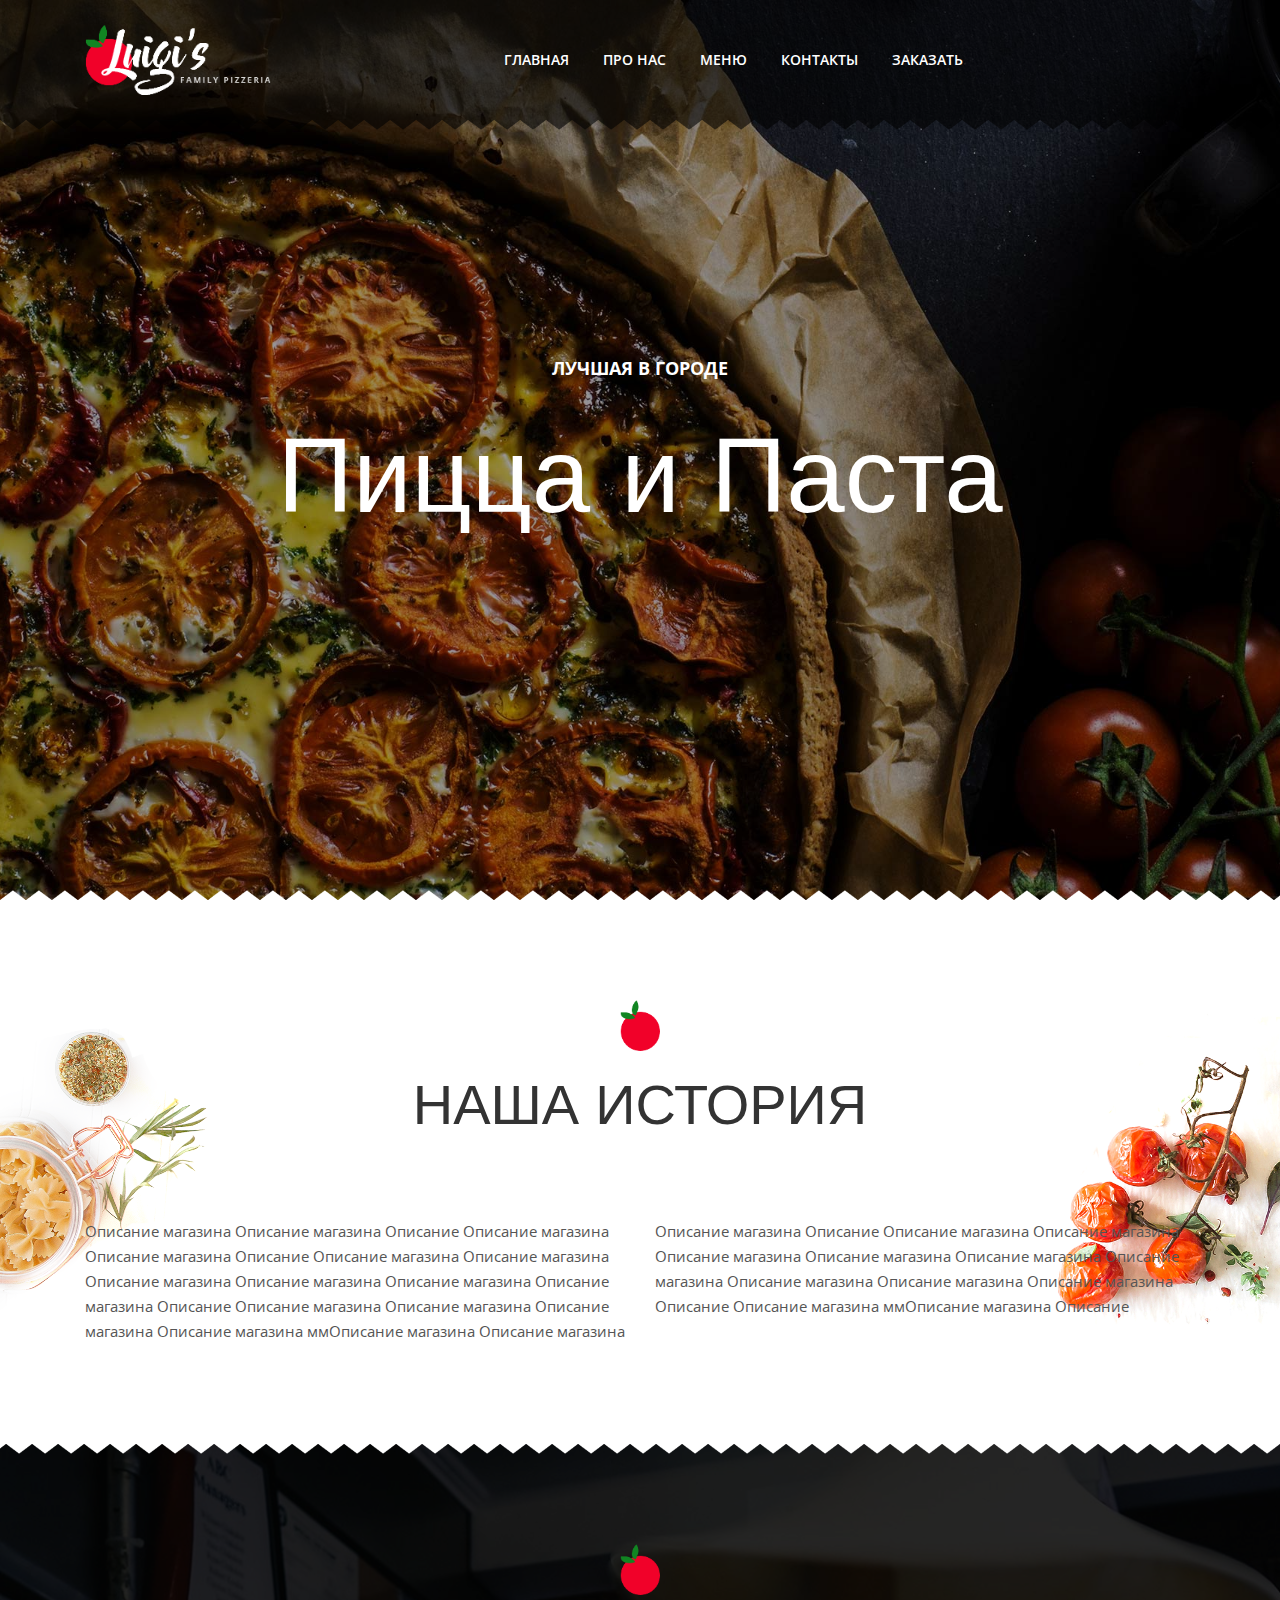
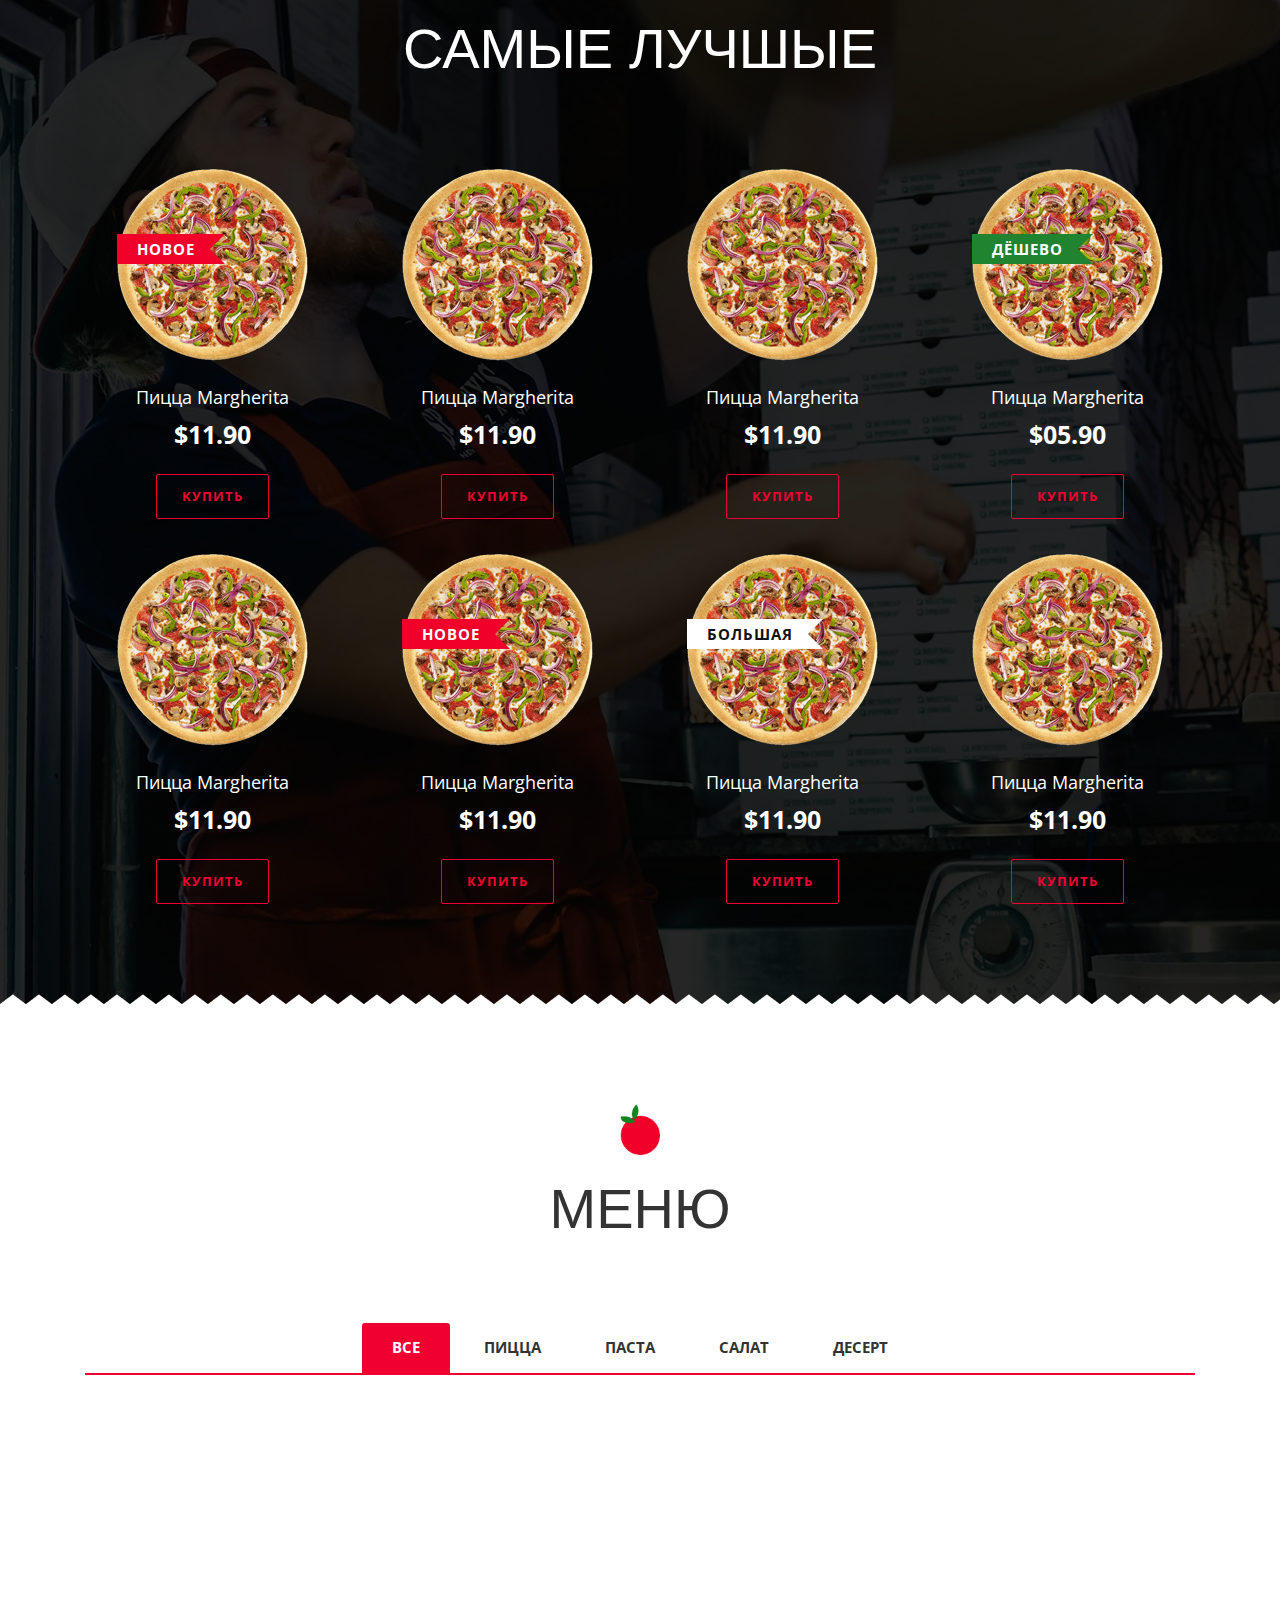
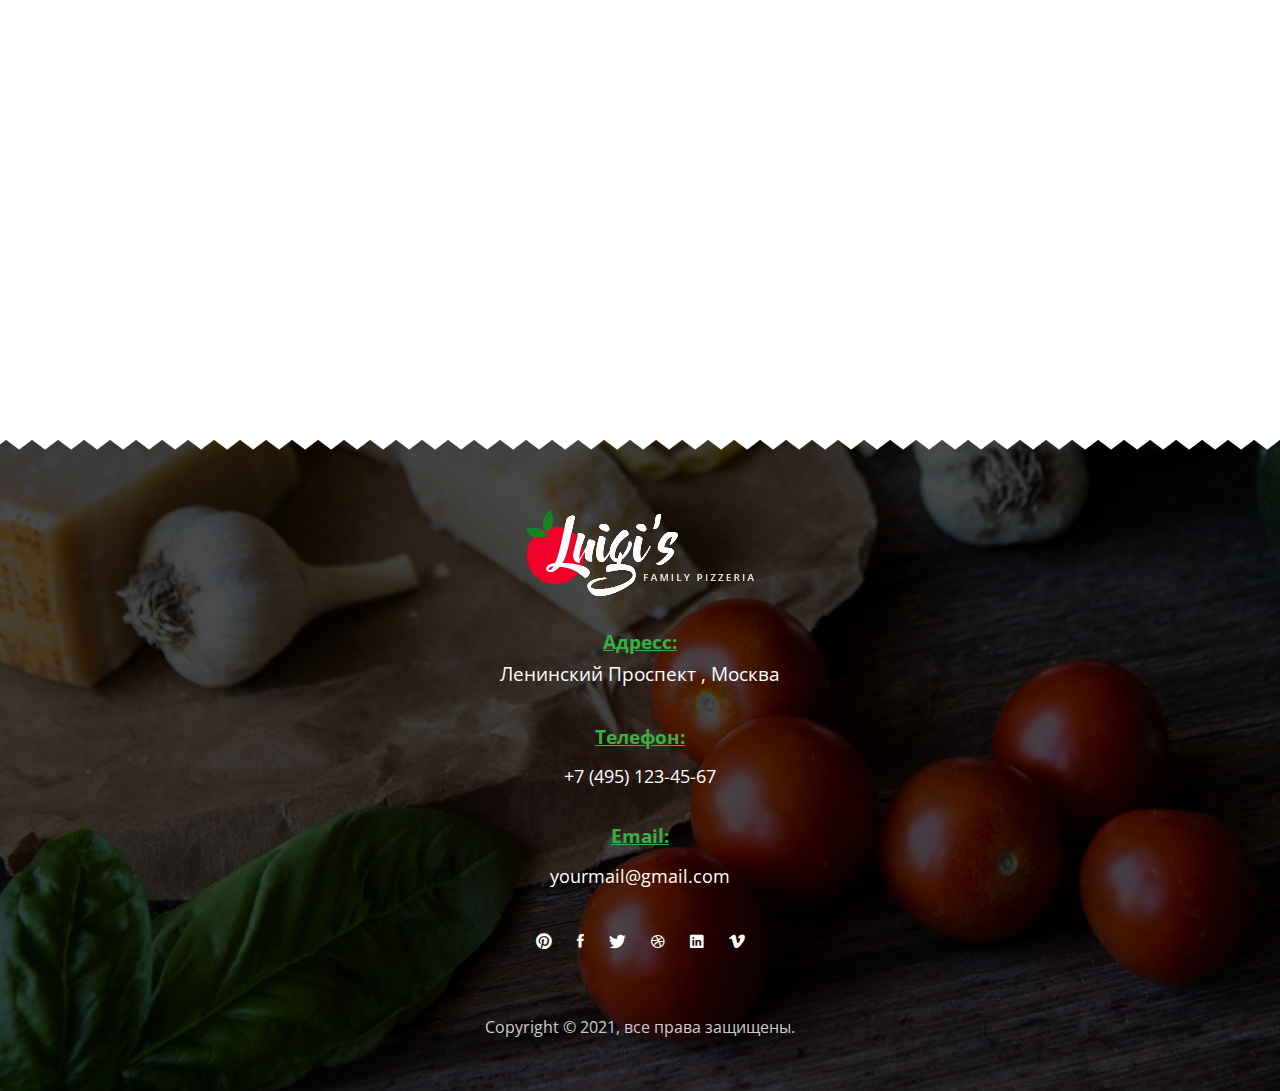
<file: index.html>
<!DOCTYPE HTML>
<html lang="en">
<head>
        <title>Luigi's</title>
        <meta http-equiv="X-UA-Compatible" content="IE=edge">
        <meta name="viewport" content="width=device-width, initial-scale=1">
        <meta charset="UTF-8">

        <!-- Font -->
        <link href="https://fonts.googleapis.com/css?family=Open+Sans:400,600" rel="stylesheet">
        <link rel="stylesheet" href="fonts/beyond_the_mountains-webfont.css" type="text/css"/>

        <!-- Stylesheets -->
        <link href="plugin-frameworks/bootstrap.min.css" rel="stylesheet">
        <link href="plugin-frameworks/swiper.css" rel="stylesheet">
        <link href="fonts/ionicons.css" rel="stylesheet">
        <link href="common/styles.css" rel="stylesheet">
        <link rel="shortcut icon" href="images/heading_logo.png" type="image/png">
</head>
<body>

<header>
        <div class="container">
                <a class="logo" href="#"><img src="images/logo-white.png" alt="Logo"></a>

                <div class="right-area">
                        <!-- <h6><a class="plr-20 color-white btn-fill-primary" href="#">ORDER: +34 685 778 8892</a></h6> -->
                </div><!-- right-area -->

                <a class="menu-nav-icon" data-menu="#main-menu" href="#"><i class="ion-navicon"></i></a>

                <ul class="main-menu font-mountainsre" id="main-menu">
                        <li><a href="index.html">ГЛАВНАЯ</a></li>
                        <li><a href="02_about_us.html">ПРО НАС</a></li>
                        <li><a href="03_menu.html">МЕНЮ</a></li>
                        <li><a href="05_contact.html">КОНТАКТЫ</a></li>
                        <li><a href="zakaz.html">ЗАКАЗАТЬ </a></li>
                </ul>

                <div class="clearfix"></div>
        </div><!-- container -->
</header>

<section class="bg-1 h-900x main-slider pos-relative">
        <div class="triangle-up pos-bottom"></div>
        <div class="container h-100">
                <div class="dplay-tbl">
                        <div class="dplay-tbl-cell center-text color-white">

                                <h5><b>ЛУЧШАЯ В ГОРОДЕ</b></h5>
                                <h1 class="mt-30 mb-15">Пицца и Паста</h1>
                                <!-- <h5><a href="#" class="btn-primaryc plr-25"><b>SEE TODAYS MENU</b></a></h5> -->
                        </div><!-- dplay-tbl-cell -->
                </div><!-- dplay-tbl -->
        </div><!-- container -->
</section>


<section class="story-area left-text center-sm-text pos-relative">
        <div class="abs-tbl bg-2 w-20 z--1 dplay-md-none"></div>
        <div class="abs-tbr bg-3 w-20 z--1 dplay-md-none"></div>
        <div class="container">
                <div class="heading">
                        <img class="heading-img" src="images/heading_logo.png" alt="">
                        <h2>НАША ИСТОРИЯ</h2>
                </div>

                <div class="row">
                        <div class="col-md-6">
                                <p class="mb-30">
                                Описание магазина Описание магазина Описание 
                                Описание магазина Описание магазина Описание 
                                Описание магазина Описание магазина 
                                Описание магазина Описание магазина 
                                Описание магазина Описание магазина Описание 
                                Описание магазина Описание магазина Описание магазина 
                                Описание магазина ммОписание магазина Описание магазина 
                                </p>
                        </div><!-- col-md-6 -->

                        <div class="col-md-6">
                                <p class="mb-30">Описание магазина Описание 
                                        Описание магазина 
                                        Описание магазина Описание магазина 
                                        Описание магазина Описание магазина 
                                        Описание магазина Описание магазина 
                                        Описание магазина Описание магазина Описание
                                        Описание магазина ммОписание магазина Описание    </p>
                        </div><!-- col-md-6 -->
                </div><!-- row -->
        </div><!-- container -->
</section>


<section class="story-area bg-seller color-white pos-relative">
        <div class="pos-bottom triangle-up"></div>
        <div class="pos-top triangle-bottom"></div>
        <div class="container">
                <div class="heading">
                        <img class="heading-img" src="images/heading_logo.png" alt="">
                        <h2>САМЫЕ ЛУЧШЫЕ</h2>
                </div>

                <div class="row">
                        <div class="col-lg-3 col-md-4  col-sm-6 ">
                                <div class="center-text mb-30">
                                        <div class="ïmg-200x mlr-auto pos-relative">
                                                <h6 class="ribbon-cont"><div class="ribbon primary"></div><b>НОВОЕ</b></h6>
                                                <img src="images/seller-2-200x200.png" alt="">
                                        </div>
                                        <h5 class="mt-20">Пицца Margherita</h5>
                                        <h4 class="mt-5"><b>$11.90</b></h4>
                                        <h6 class="mt-20"><a href="#" class="btn-brdr-primary plr-25"><b>КУПИТЬ</b></a></h6>
                                </div><!--text-center-->
                        </div><!-- col-md-3 -->

                        <div class="col-lg-3 col-md-4  col-sm-6 ">
                                <div class="center-text mb-30">
                                        <div class="ïmg-200x mlr-auto pos-relative"><img src="images/seller-2-200x200.png" alt=""></div>
                                        <h5 class="mt-20">Пицца Margherita</h5>
                                        <h4 class="mt-5"><b>$11.90</b></h4>
                                        <h6 class="mt-20"><a href="#" class="btn-brdr-primary plr-25"><b>КУПИТЬ</b></a></h6>
                                </div><!--text-center-->
                        </div><!-- col-md-3 -->

                        <div class="col-lg-3 col-md-4  col-sm-6 ">
                                <div class="center-text mb-30">
                                        <div class="ïmg-200x mlr-auto pos-relative"><img src="images/seller-2-200x200.png" alt=""></div>
                                        <h5 class="mt-20">Пицца Margherita</h5>
                                        <h4 class="mt-5"><b>$11.90</b></h4>
                                        <h6 class="mt-20"><a href="#" class="btn-brdr-primary plr-25"><b>КУПИТЬ</b></a></h6>
                                </div><!--text-center-->
                        </div><!-- col-md-3 -->

                        <div class="col-lg-3 col-md-4  col-sm-6 ">
                                <div class="center-text mb-30">
                                        <div class="ïmg-200x mlr-auto pos-relative">
                                                <h6  class="ribbon-cont"><div class="ribbon secondary"></div><b>ДЁШЕВО</b></h6>
                                                <img src="images/seller-2-200x200.png" alt="">
                                        </div>
                                        <h5 class="mt-20">Пицца Margherita</h5>
                                        <h4 class="mt-5"><b>$05.90</b></h4>
                                        <h6 class="mt-20"><a href="#" class="btn-brdr-primary plr-25"><b>КУПИТЬ</b></a></h6>
                                </div><!--text-center-->
                        </div><!-- col-md-3 -->

                        <div class="col-lg-3 col-md-4  col-sm-6 ">
                                <div class="center-text mb-30">
                                        <div class="ïmg-200x mlr-auto pos-relative"><img src="images/seller-2-200x200.png" alt=""></div>
                                        <h5 class="mt-20">Пицца Margherita</h5>
                                        <h4 class="mt-5"><b>$11.90</b></h4>
                                        <h6 class="mt-20"><a href="#" class="btn-brdr-primary plr-25"><b>КУПИТЬ</b></a></h6>
                                </div><!--text-center-->
                        </div><!-- col-md-3 -->

                        <div class="col-lg-3 col-md-4  col-sm-6 ">
                                <div class="center-text mb-30">
                                        <div class="ïmg-200x mlr-auto pos-relative">
                                                <h6 class="ribbon-cont"><div class="ribbon primary"></div><b>НОВОЕ</b></h6>
                                                <img src="images/seller-2-200x200.png" alt="">
                                        </div>
                                        <h5 class="mt-20">Пицца Margherita</h5>
                                        <h4 class="mt-5"><b>$11.90</b></h4>
                                        <h6 class="mt-20"><a href="#" class="btn-brdr-primary plr-25"><b>КУПИТЬ</b></a></h6>
                                </div><!--text-center-->
                        </div><!-- col-md-3 -->

                        <div class="col-lg-3 col-md-4  col-sm-6 ">
                                <div class="center-text mb-30">
                                        <div class="ïmg-200x mlr-auto pos-relative">
                                                <h6 class="ribbon-cont color-black"><div class="ribbon white"></div><b>БОЛЬШАЯ</b></h6>
                                                <img src="images/seller-2-200x200.png" alt="">
                                        </div>
                                        <h5 class="mt-20">Пицца Margherita</h5>
                                        <h4 class="mt-5"><b>$11.90</b></h4>
                                        <h6 class="mt-20"><a href="#" class="btn-brdr-primary plr-25"><b>КУПИТЬ</b></a></h6>
                                </div><!--text-center-->
                        </div><!-- col-md-3 -->

                        <div class="col-lg-3 col-md-4  col-sm-6 ">
                                <div class="center-text mb-30">
                                        <div class="ïmg-200x mlr-auto pos-relative"><img src="images/seller-2-200x200.png" alt=""></div>
                                        <h5 class="mt-20">Пицца Margherita</h5>
                                        <h4 class="mt-5"><b>$11.90</b></h4>
                                        <h6 class="mt-20"><a href="#" class="btn-brdr-primary plr-25"><b>КУПИТЬ</b></a></h6>
                                </div><!--text-center-->
                        </div><!-- col-md-3 -->
                </div><!-- row -->

                <!-- <h6 class="center-text mt-40 mt-sm-20 mb-30"><a href="#" class="btn-primaryc plr-25"><b>SEE TODAYS MENU</b></a></h6> -->
        </div><!-- container -->
</section>


<section>
        <div class="container">
                <div class="heading">
                        <img class="heading-img" src="images/heading_logo.png" alt="">
                        <h2>МЕНЮ</h2>
                </div>

                <div class="row">
                        <div class="col-sm-12">
                                <ul class="selecton brdr-b-primary mb-70">
                                        <li><a class="active" href="#" data-select="*"><b>ВСЕ</b></a></li>
                                        <li><a href="#" data-select="pizza"><b>ПИЦЦА</b></a></li>
                                        <li><a href="#" data-select="pasta"><b>ПАСТА</b></a></li>
                                        <li><a href="#" data-select="salads"><b>САЛАТ</b></a></li>
                                        <li><a href="#" data-select="deserts"><b>ДЕСЕРТ</b></a></li>
                                </ul>
                        </div><!--col-sm-12-->
                </div><!--row-->

                <div class="row">
                        <div class="col-md-6 food-menu pizza">
                                <div class="sided-90x mb-30 ">
                                        <div class="s-left"><img class="br-3" src="images/menu-1-120x120.jpg" alt="Menu Image"></div><!--s-left-->
                                        <div class="s-right">
                                                <h5 class="mb-10"><b>Пицца Margherita</b><b class="color-primary float-right">$12.00</b></h5>
                                                <p class="pr-70">Описание товара  Описание товара Описание товара Описание товара Описание товара Описание товара </p>
                                        </div><!--s-right-->
                                </div><!-- sided-90x -->
                        </div><!-- food-menu -->

                        <div class="col-md-6 food-menu  pasta">
                                <div class="sided-90x mb-30 ">
                                        <div class="s-left"><img class="br-3" src="images/menu-2-120x120.jpg" alt="Menu Image"></div><!--s-left-->
                                        <div class="s-right">
                                                <h5 class="mb-10"><b>Италийская паста</b><b class="color-primary float-right">$20.00</b></h5>
                                                <p class="pr-70">Описание товара Описание товара Описание товара Описание товара Описание товара Описание товара  </p>
                                        </div><!--s-right-->
                                </div><!-- sided-90x -->
                        </div><!-- food-menu -->

                        <div class="col-md-6 food-menu pizza">
                                <div class="sided-90x mb-30 ">
                                        <div class="s-left"><img class="br-3" src="images/menu-3-120x120.jpg" alt="Menu Image"></div><!--s-left-->
                                        <div class="s-right">
                                                <h5 class="mb-10"><b>Пицца Prosciuto</b><b class="color-primary float-right">$12.00</b></h5>
                                                <p class="pr-70">Описание товара Описание товара Описание товара  </p>
                                        </div><!--s-right-->
                                </div><!-- sided-90x -->
                        </div><!-- food-menu -->

                        <div class="col-md-6 food-menu salads">
                                <div class="sided-90x mb-30">
                                        <div class="s-left"><img class="br-3" src="images/menu-4-120x120.jpg" alt="Menu Image"></div><!--s-left-->
                                        <div class="s-right">
                                                <h5 class="mb-10"><b>Салат Broschettas</b><b class="color-primary float-right">$6.00</b></h5>
                                                <p class="pr-70">Описание товара Описание товара Описание товара Описание товара  </p>
                                        </div><!--s-right-->
                                </div><!-- sided-90x -->
                        </div><!-- food-menu -->
                        <div class="col-md-6 food-menu deserts">
                                <div class="sided-90x mb-30">
                                        <div class="s-left"><img class="br-3" src="images/menu-5-120x120.jpg" alt="Menu Image"></div><!--s-left-->
                                        <div class="s-right">
                                                <h5 class="mb-10"><b>Пицца Margherita</b><b class="color-primary float-right">$12.00</b></h5>
                                                <p class="pr-70">Описание товара Описание товара Описание товара Описание товара </p>
                                        </div><!--s-right-->
                                </div><!-- sided-90x -->
                        </div><!-- food-menu -->

                        <div class="col-md-6 food-menu pasta">
                                <div class="sided-90x mb-30 ">
                                        <div class="s-left"><img class="br-3" src="images/menu-6-120x120.jpg" alt="Menu Image"></div><!--s-left-->
                                        <div class="s-right">
                                                <h5 class="mb-10"><b>Италийская паста</b><b class="color-primary float-right">$20.00</b></h5>
                                                <p class="pr-70">Описание товара Описание товара Описание товара Описание товара  Описание товара </p>
                                        </div><!--s-right-->
                                </div><!-- sided-90x -->
                        </div><!-- food-menu -->

                        <div class="col-md-6 food-menu deserts">
                                <div class="sided-90x mb-30">
                                        <div class="s-left"><img class="br-3" src="images/menu-7-120x120.jpg"  alt="Menu Image"></div><!--s-left-->
                                        <div class="s-right">
                                                <h5 class="mb-10"><b>Пицца Prosciuto</b><b class="color-primary float-right">$12.00</b></h5>
                                                <p class="pr-70">Описание товара Описание товара Описание товара Описание товара Описание товара Описание товара  </p>
                                        </div><!--s-right-->
                                </div><!-- sided-90x -->
                        </div><!-- food-menu -->

                        <div class="col-md-6 food-menu salad">
                                <div class="sided-90x mb-30 ">
                                        <div class="s-left"><img class="br-3" src="images/menu-8-120x120.jpg" alt="Menu Image"></div><!--s-left-->
                                        <div class="s-right">
                                                <h5 class="mb-10"><b>   Салат Broschettas</b><b class="color-primary float-right">$6.00</b></h5>
                                                <p class="pr-70">Описание товара Описание товара мОписание товара Описание товара Описание товара  </p>
                                        </div><!--s-right-->
                                </div><!-- sided-90x -->
                        </div><!-- food-menu -->
                </div><!-- row -->

                <!-- <h6 class="center-text mt-40 mt-sm-20 mb-30"><a href="#" class="btn-primaryc plr-25"><b>SEE TODAYS MENU</b></a></h6> -->
        </div><!-- container -->
</section>

<footer class="pb-50  pt-70 pos-relative">
        <div class="pos-top triangle-bottom"></div>
        <div class="container-fluid">
                <a href="index.html"><img src="images/logo-white.png" alt="Logo"></a>

                <div class="pt-30">
                        <p class="underline-secondary"><b>Адресс:</b></p>
                        <p>Ленинский Проспект , Москва </p>
                </div>

                <div class="pt-30">
                        <p class="underline-secondary mb-10"><b>Телефон:</b></p>
                        <a href="tel:+7 (495) 123-45-67 ">+7 (495) 123-45-67 </a>
                </div>

                <div class="pt-30">
                        <p class="underline-secondary mb-10"><b>Email:</b></p>
                        <a href="mailto:yourmail@gmail.com"> yourmail@gmail.com</a>
                </div>

                <ul class="icon mt-30">
                        <li><a href="#"><i class="ion-social-pinterest"></i></a></li>
                        <li><a href="#"><i class="ion-social-facebook"></i></a></li>
                        <li><a href="#"><i class="ion-social-twitter"></i></a></li>
                        <li><a href="#"><i class="ion-social-dribbble-outline"></i></a></li>
                        <li><a href="#"><i class="ion-social-linkedin"></i></a></li>
                        <li><a href="#"><i class="ion-social-vimeo"></i></a></li>
                </ul>

                <p class="color-light font-9 mt-50 mt-sm-30"><!-- Link back to Colorlib can't be removed. Template is licensed under CC BY 3.0. -->
Copyright &copy; 2021, все права защищены.
<!-- Link back to Colorlib can't be removed. Template is licensed under CC BY 3.0. --></p>
        </div><!-- container -->
</footer>

<!-- SCIPTS -->
<script src="plugin-frameworks/jquery-3.2.1.min.js"></script>
<script src="plugin-frameworks/bootstrap.min.js"></script>
<script src="plugin-frameworks/swiper.js"></script>
<script src="common/scripts.js"></script>

</body>
</html>
</file>
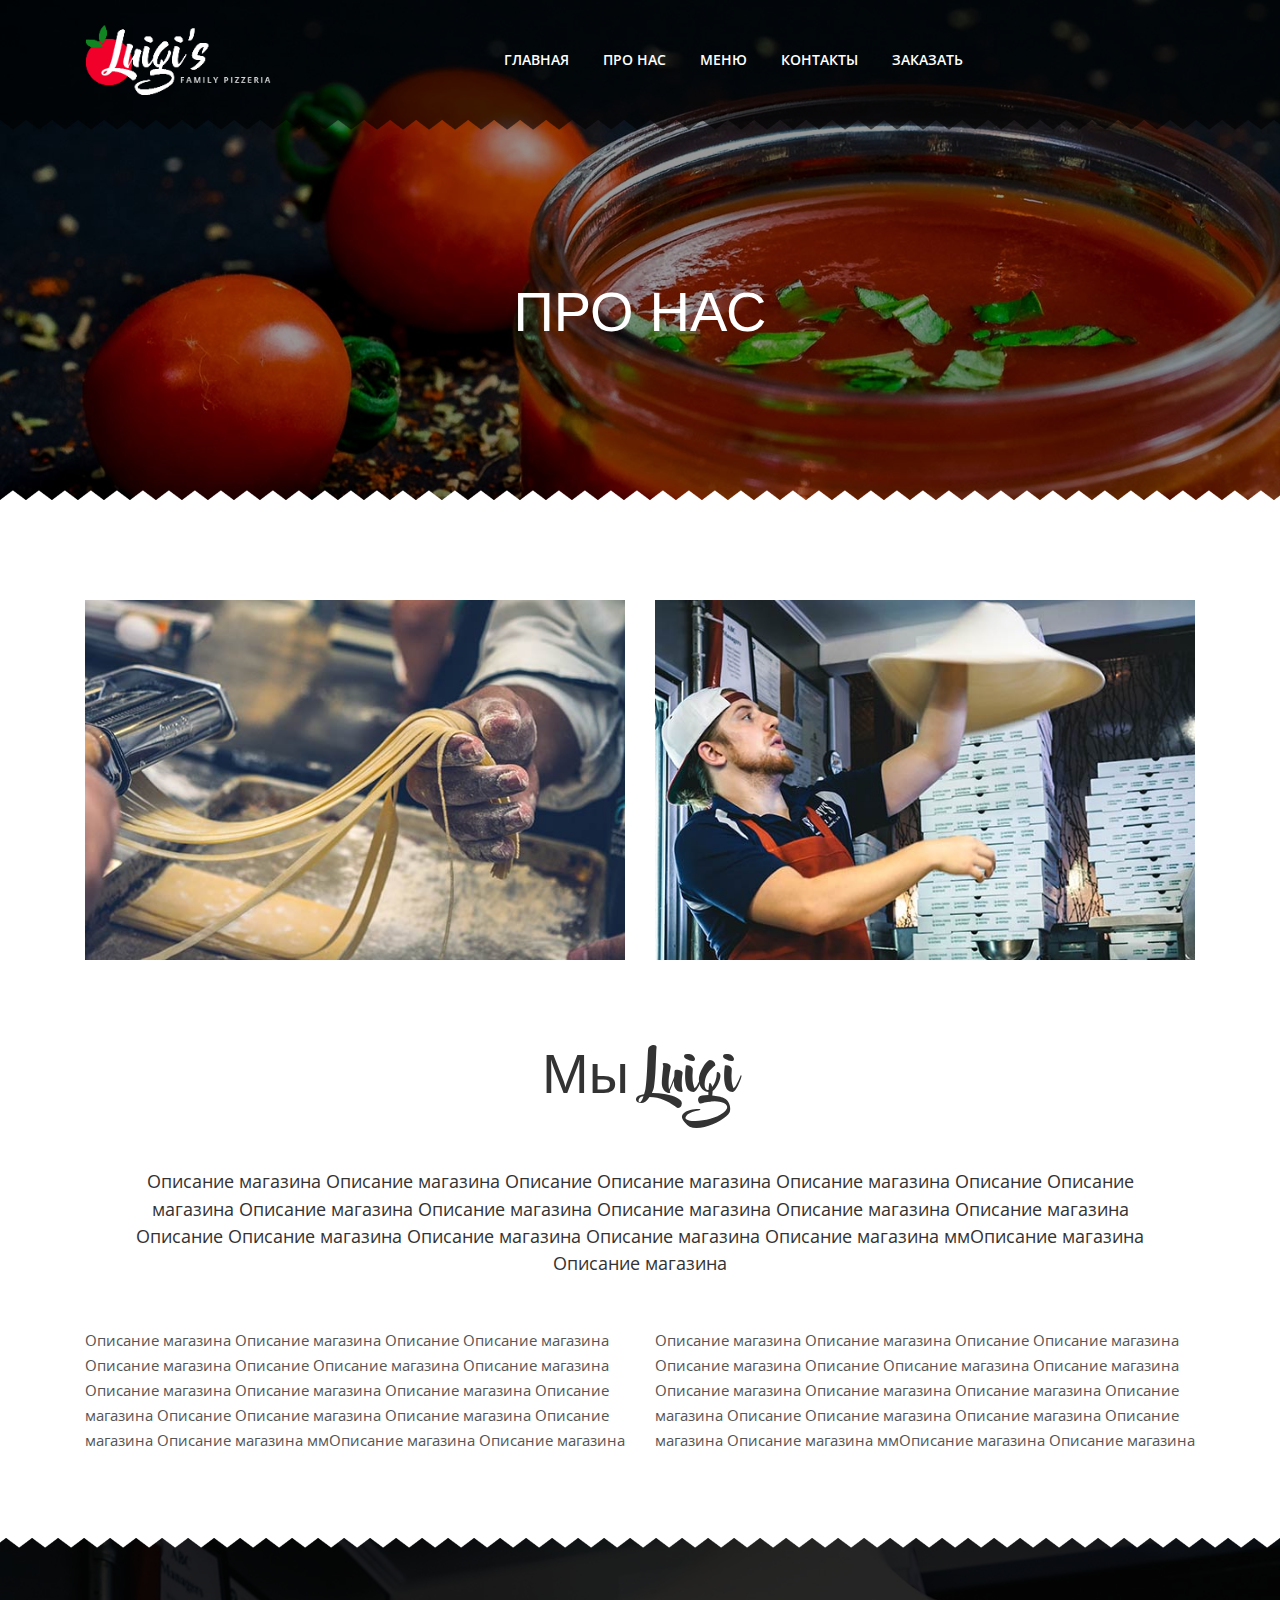
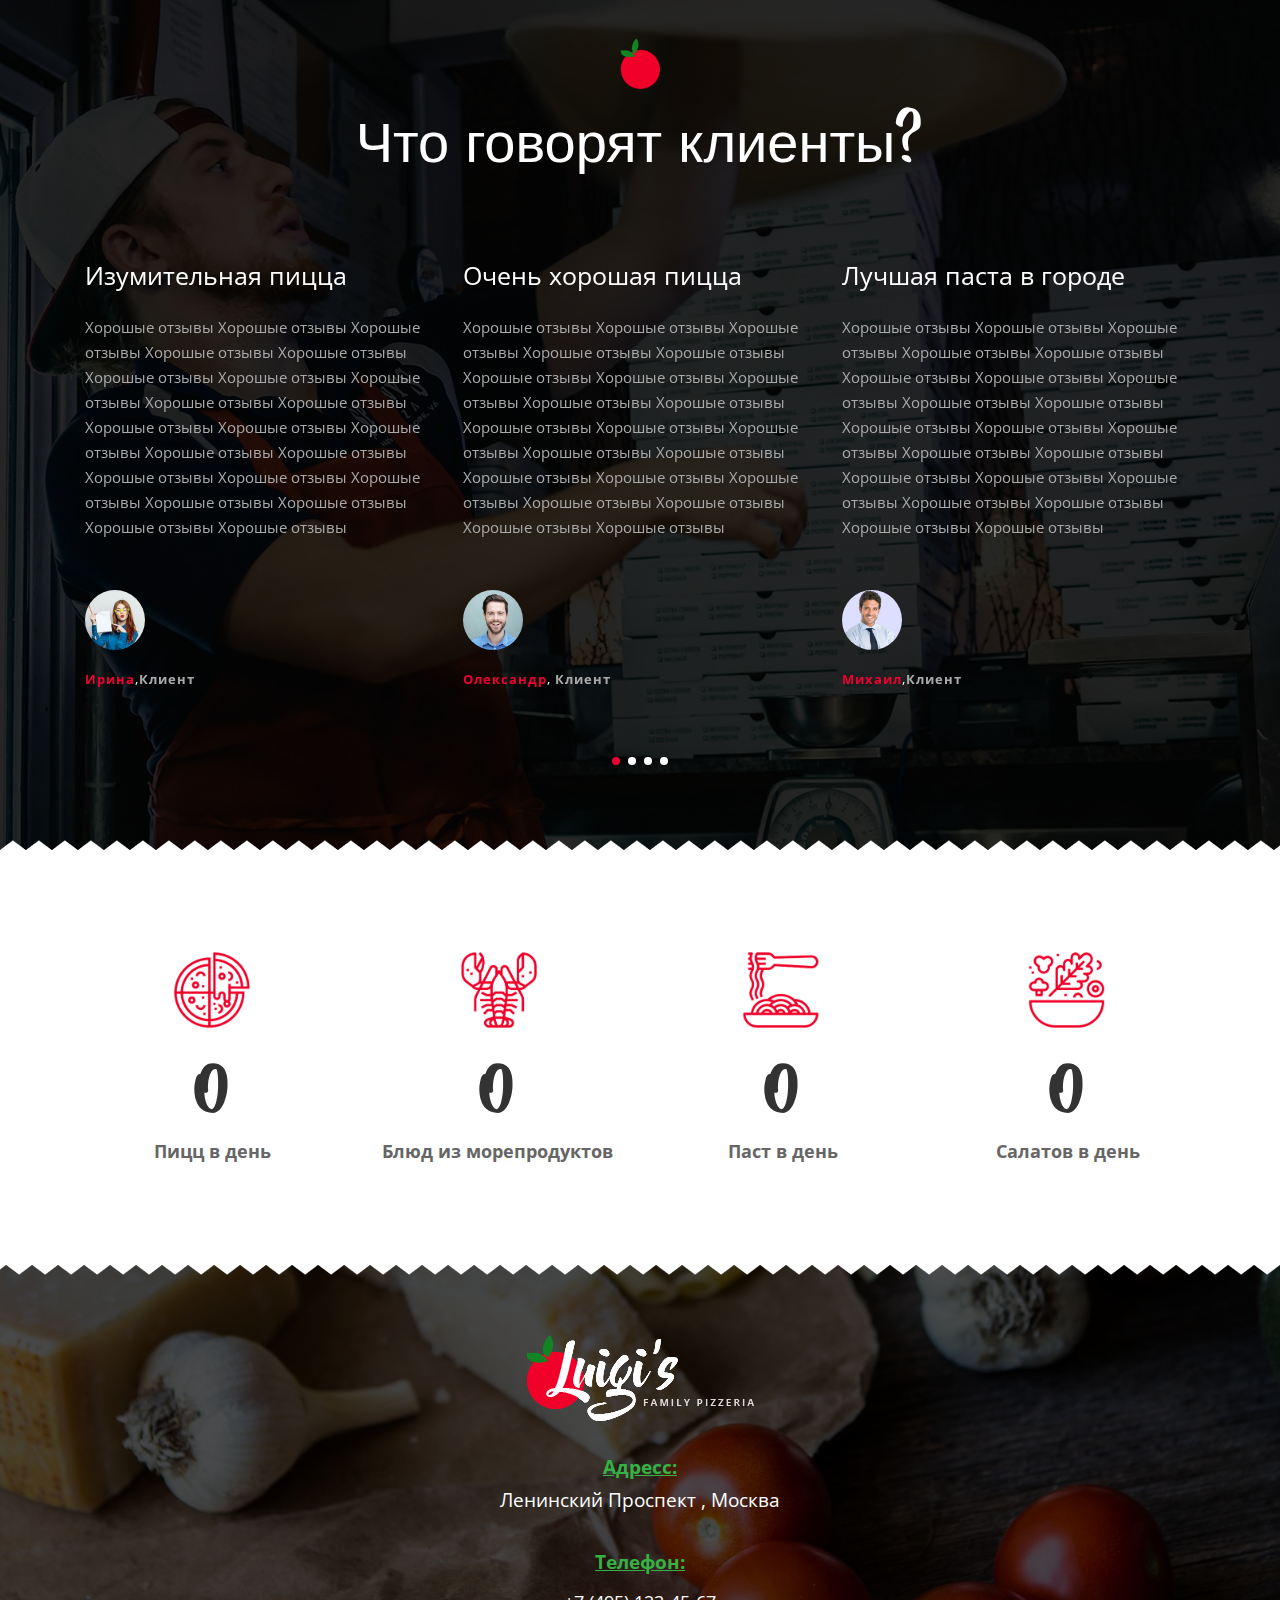
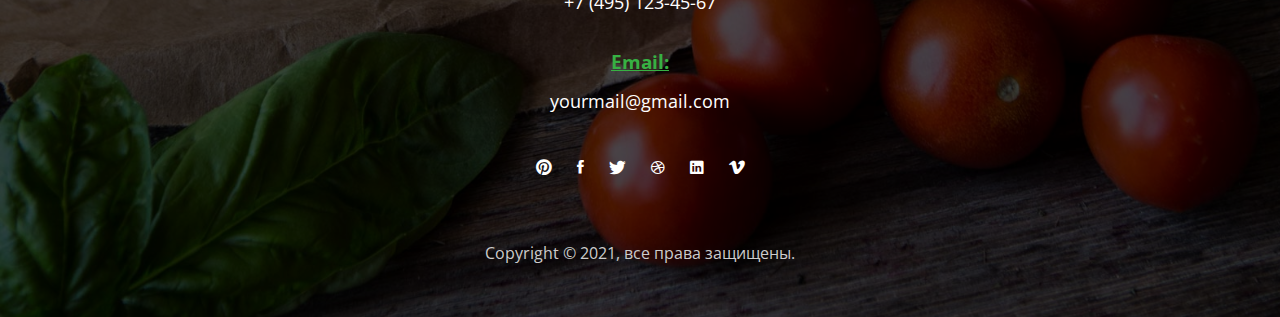
<file: 02_about_us.html>
<!DOCTYPE html>
<html lang="en">
<head>
        <title>Luigi's</title>
        <meta http-equiv="X-UA-Compatible" content="IE=edge">
        <meta name="viewport" content="width=device-width, initial-scale=1">
        <meta charset="UTF-8">

        <!-- Font -->
        <link href="https://fonts.googleapis.com/css?family=Open+Sans:400,600" rel="stylesheet">
        <link rel="stylesheet" href="fonts/beyond_the_mountains-webfont.css" type="text/css"/>

        <!-- Stylesheets -->
        <link href="plugin-frameworks/bootstrap.min.css" rel="stylesheet">
        <link href="plugin-frameworks/swiper.css" rel="stylesheet">
        <link href="fonts/ionicons.css" rel="stylesheet">
        <link href="common/styles.css" rel="stylesheet">
</head>
<body>

        <header>
                <div class="container">
                        <a class="logo" href="#"><img src="images/logo-white.png" alt="Logo"></a>
        
                        <div class="right-area">
                                <!-- <h6><a class="plr-20 color-white btn-fill-primary" href="#">ORDER: +34 685 778 8892</a></h6> -->
                        </div><!-- right-area -->
        
                        <a class="menu-nav-icon" data-menu="#main-menu" href="#"><i class="ion-navicon"></i></a>
        
                        <ul class="main-menu font-mountainsre" id="main-menu">
                                <li><a href="index.html">ГЛАВНАЯ</a></li>
                                <li><a href="02_about_us.html">ПРО НАС</a></li>
                                <li><a href="03_menu.html">МЕНЮ</a></li>
                                <li><a href="05_contact.html">КОНТАКТЫ</a></li>
                                <li><a href="zakaz.html">ЗАКАЗАТЬ </a></li>
                        </ul>
        
                        <div class="clearfix"></div>
                </div><!-- container -->
        </header>


<section class="bg-4 h-500x main-slider pos-relative">
        <div class="triangle-up pos-bottom"></div>
        <div class="container h-100">
                <div class="dplay-tbl">
                        <div class="dplay-tbl-cell center-text color-white pt-90">
                                <!-- <h5><b>THE BEST IN TOWN</b></h5> -->
                                <h2 class="mt-30 mb-15">ПРО НАС</h2>
                        </div><!-- dplay-tbl-cell -->
                </div><!-- dplay-tbl -->
        </div><!-- container -->
</section>


<section class="story-area left-text center-sm-text">
        <div class="container">

                <div class="row">
                        <div class="col-md-6"><img class="mb-30" src="images/about-1-600x400.jpg" alt=""></div>
                        <div class="col-md-6"><img class="mb-30" src="images/about-2-600x400.jpg" alt=""></div>
                        <div class="col-md-12">
                                <div class="mt-50 mt-sm-30 mb-50 mb-sm-30 center-text"> <h2>Мы Luigi</h2> </div>

                                <h5 class="center-text mb-50 mb-sm-30 plr-25"> Описание магазина Описание магазина Описание 
                                        Описание магазина Описание магазина Описание 
                                        Описание магазина Описание магазина 
                                        Описание магазина Описание магазина 
                                        Описание магазина Описание магазина Описание 
                                        Описание магазина Описание магазина Описание магазина 
                                        Описание магазина ммОписание магазина Описание магазина </h5>
                        </div>
                        <div class="col-md-6">
                                <p class="mb-15"> Описание магазина Описание магазина Описание 
                                        Описание магазина Описание магазина Описание 
                                        Описание магазина Описание магазина 
                                        Описание магазина Описание магазина 
                                        Описание магазина Описание магазина Описание 
                                        Описание магазина Описание магазина Описание магазина 
                                        Описание магазина ммОписание магазина Описание магазина </p>
                        </div><!-- col-md-6 -->

                        <div class="col-md-6">
                                <p class="mb-15"> Описание магазина Описание магазина Описание 
                                        Описание магазина Описание магазина Описание 
                                        Описание магазина Описание магазина 
                                        Описание магазина Описание магазина 
                                        Описание магазина Описание магазина Описание 
                                        Описание магазина Описание магазина Описание магазина 
                                        Описание магазина ммОписание магазина Описание магазина  </p>
                        </div><!-- col-md-6 -->
                </div><!-- row -->

                <!-- <h6 class="center-text mt-40 mt-sm-30 mb-20">
                        <a href="#" class="btn-primaryc plr-25 mb-10 mlr-5"><b>SEE TODAYS MENU</b></a>
                        <a href="#" class="btn-primaryc secondary plr-50 mlr-5 mb-10"><b>ORDER NOW</b></a>
                </h6> -->

        </div><!-- container -->
</section>


<section class="story-area bg-seller color-white pos-relative">
        <div class="pos-bottom triangle-up"></div>
        <div class="pos-top triangle-bottom"></div>
        <div class="container">
                <div class="heading">
                        <img class="heading-img" src="images/heading_logo.png" alt="">
                        <h2>Что говорят клиенты?</h2>
                </div>

                <div class="swiper-container" data-slide-effect="slide" data-autoheight="false" data-swiper-speed="500" data-swiper-margin="25" data-swiper-slides-per-view="3"
                     data-swiper-breakpoints="true" data-scrollbar="true" data-swiper-loop="true" data-swpr-responsive="[1, 2, 2, 2]">

                        <div class="swiper-wrapper pb-90 pb-sm-60 left-text center-sm-text">
                                <div class="swiper-slide">
                                        <h4>Изумительная пицца</h4>
                                        <p class="color-ash mb-50 mb-sm-30 mt-20">Хорошые отзывы Хорошые отзывы 
                                                Хорошые отзывы Хорошые отзывы Хорошые отзывы Хорошые отзывы Хорошые отзывы 
                                                Хорошые отзывы Хорошые отзывы Хорошые отзывы Хорошые отзывы Хорошые отзывы 
                                                Хорошые отзывы Хорошые отзывы Хорошые отзывы Хорошые отзывы Хорошые отзывы 
                                                Хорошые отзывы Хорошые отзывы Хорошые отзывы Хорошые отзывы Хорошые отзывы 
                                        </p>
                                        <img class="circle-60 mb-20 " src="images/quoto-1-200x200.jpg" alt="">
                                        <h6><b class="color-primary">Ирина</b>,<b class="color-ash">Клиент</b>
                                        </h6>
                                </div><!-- swiper-slide -->

                                <div class="swiper-slide">
                                        <h4>Очень хорошая пицца</h4>
                                        <p class="color-ash mb-50 mb-sm-30 mt-20">Хорошые отзывы Хорошые отзывы 
                                                Хорошые отзывы Хорошые отзывы Хорошые отзывы Хорошые отзывы Хорошые отзывы 
                                                Хорошые отзывы Хорошые отзывы Хорошые отзывы Хорошые отзывы Хорошые отзывы 
                                                Хорошые отзывы Хорошые отзывы Хорошые отзывы Хорошые отзывы Хорошые отзывы 
                                                Хорошые отзывы Хорошые отзывы Хорошые отзывы Хорошые отзывы Хорошые отзывы  </p>
                                        <img class="circle-60 mb-20" src="images/quoto-2-200x200.jpg" alt="">
                                        <h6><b class="color-primary">Олександр</b>,<b class="color-ash">      Клиент</b>
                                        </h6>
                                </div><!-- swiper-slide -->

                                <div class="swiper-slide">
                                        <h4>Лучшая паста в городе</h4>
                                        <p class="color-ash mb-50 mb-sm-30 mt-20">Хорошые отзывы Хорошые отзывы 
                                                Хорошые отзывы Хорошые отзывы Хорошые отзывы Хорошые отзывы Хорошые отзывы 
                                                Хорошые отзывы Хорошые отзывы Хорошые отзывы Хорошые отзывы Хорошые отзывы 
                                                Хорошые отзывы Хорошые отзывы Хорошые отзывы Хорошые отзывы Хорошые отзывы 
                                                Хорошые отзывы Хорошые отзывы Хорошые отзывы Хорошые отзывы Хорошые отзывы   </p>
                                        <img class="circle-60 mb-20" src="images/quoto-3-200x200.jpg"
                                             alt="">
                                        <h6><b class="color-primary">Михаил</b>,<b
                                                class="color-ash">Клиент</b></h6>
                                </div><!-- swiper-slide -->

                                <div class="swiper-slide">
                                        <h4>Мы обожаем это место!</h4>
                                        <p class="color-ash mb-50 mb-sm-30 mt-20">Хорошые отзывы Хорошые отзывы 
                                                Хорошые отзывы Хорошые отзывы Хорошые отзывы Хорошые отзывы Хорошые отзывы 
                                                Хорошые отзывы Хорошые отзывы Хорошые отзывы Хорошые отзывы Хорошые отзывы 
                                                Хорошые отзывы Хорошые отзывы Хорошые отзывы Хорошые отзывы Хорошые отзывы 
                                                Хорошые отзывы Хорошые отзывы Хорошые отзывы Хорошые отзывы Хорошые отзывы  </p>
                                        <img class="circle-60 mb-20"
                                             src="images/quoto-1-200x200.jpg" alt="">
                                        <h6><b class="color-primary">Екатирина</b>,<b class="color-ash">Клиент</b>
                                        </h6>
                                </div><!-- swiper-slide -->
                        </div><!-- swiper-wrapper -->

                        <div class="swiper-pagination"></div>
                </div><!-- swiper-container -->
        </div><!-- container -->
</section>

<section class="counter-section section center-text" id="counter">
        <div class="container">
                <div class="row">
                        <div class="col-sm-6 col-md-3">
                                <div class="mb-30 ">
                                        <i class="mlr-auto mb-30  icon-gradient icon-pizza"></i>
                                        <h2><b><span class="counter-value" data-duration="400" data-count="50">0</span></b>
                                        </h2>
                                        <h5 class="semi-black"><b>Пицц в день</b></h5>
                                </div><!-- margin-b-30 -->
                        </div><!-- col-md-3-->

                        <div class="col-sm-6 col-md-3">
                                <div class="mb-30">
                                        <i class="mlr-auto mb-30 icon-gradient icon-sea-food"></i>
                                        <h2><b><span class="counter-value" data-duration="1400" data-count="14">0</span></b>
                                        </h2>
                                        <h5 class="semi-black"><b>Блюд из морепродуктов</b></h5>
                                </div><!-- margin-b-30 -->
                        </div><!-- col-md-3-->

                        <div class="col-sm-6 col-md-3">
                                <div class="mb-30">
                                        <i class="mlr-auto mb-30 icon-gradient icon-pasta"></i>
                                        <h2><b><span class="counter-value" data-duration="300"
                                                     data-count="3">0</span></b></h2>
                                        <h5 class="semi-black"><b>Паст в день</b></h5>
                                </div><!-- margin-b-30 -->
                        </div><!-- col-md-3-->

                        <div class="col-sm-6 col-md-3">
                                <div class="mb-30">
                                        <i class="mlr-auto mb-30 icon-gradient icon-salad"></i>
                                        <h2><b><span class="counter-value" data-duration="1000" data-count="52">0</span></b>
                                        </h2>
                                        <h5 class="semi-black"><b>Салатов в день</b></h5>
                                </div><!-- margin-b-30 -->
                        </div><!-- col-md-3-->

                </div><!-- row-->
        </div><!-- container-->
</section><!-- counter-section-->


<footer class="pb-50  pt-70 pos-relative">
        <div class="pos-top triangle-bottom"></div>
        <div class="container-fluid">
                <a href="index.html"><img src="images/logo-white.png" alt="Logo"></a>

                <div class="pt-30">
                        <p class="underline-secondary"><b>Адресс:</b></p>
                        <p>Ленинский Проспект , Москва </p>
                </div>

                <div class="pt-30">
                        <p class="underline-secondary mb-10"><b>Телефон:</b></p>
                        <a href="tel:+7 (495) 123-45-67 ">+7 (495) 123-45-67 </a>
                </div>

                <div class="pt-30">
                        <p class="underline-secondary mb-10"><b>Email:</b></p>
                        <a href="mailto:yourmail@gmail.com"> yourmail@gmail.com</a>
                </div>

                <ul class="icon mt-30">
                        <li><a href="#"><i class="ion-social-pinterest"></i></a></li>
                        <li><a href="#"><i class="ion-social-facebook"></i></a></li>
                        <li><a href="#"><i class="ion-social-twitter"></i></a></li>
                        <li><a href="#"><i class="ion-social-dribbble-outline"></i></a></li>
                        <li><a href="#"><i class="ion-social-linkedin"></i></a></li>
                        <li><a href="#"><i class="ion-social-vimeo"></i></a></li>
                </ul>

                <p class="color-light font-9 mt-50 mt-sm-30"><!-- Link back to Colorlib can't be removed. Template is licensed under CC BY 3.0. -->
Copyright &copy; 2021, все права защищены.
<!-- Link back to Colorlib can't be removed. Template is licensed under CC BY 3.0. --></p>
        </div><!-- container -->
</footer>

<!-- SCIPTS -->
<script src="plugin-frameworks/jquery-3.2.1.min.js"></script>
<script src="plugin-frameworks/bootstrap.min.js"></script>
<script src="plugin-frameworks/swiper.js"></script>
<script src="common/scripts.js"></script>
</body>
</html>
</file>
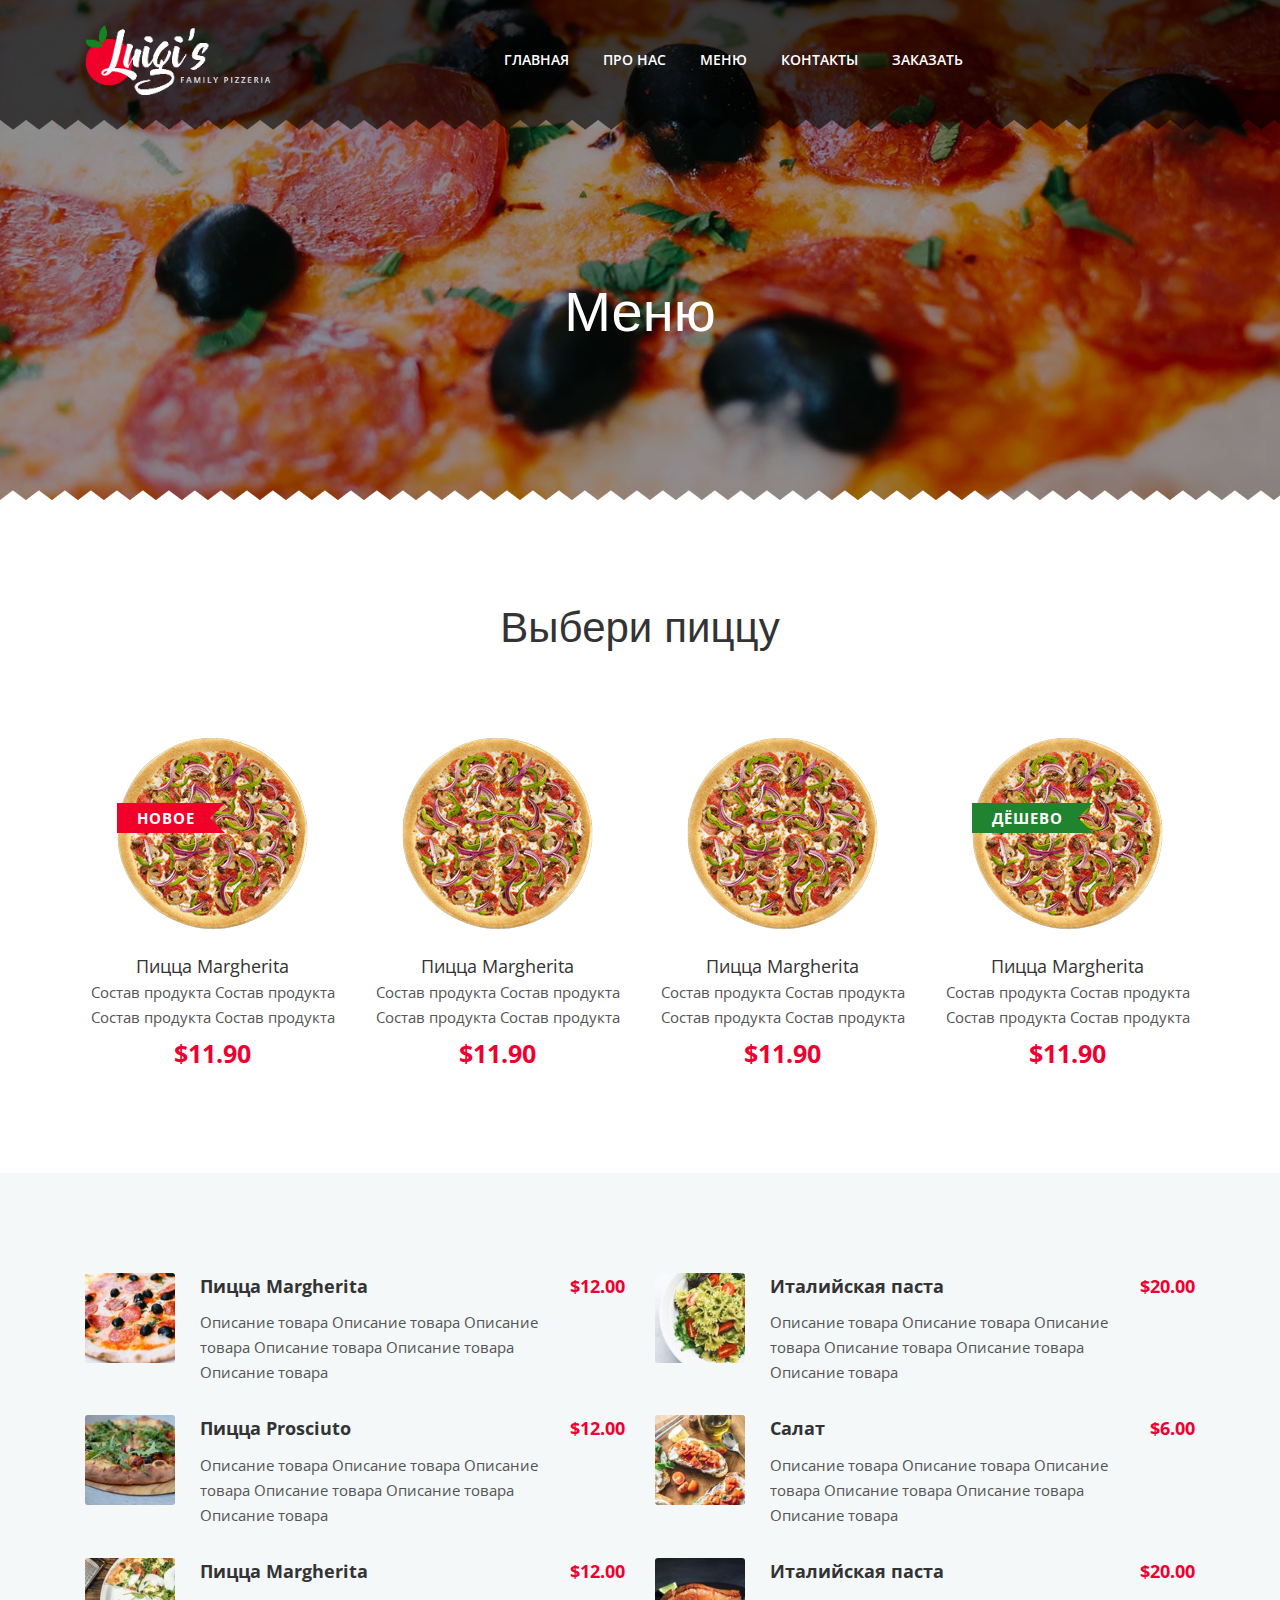
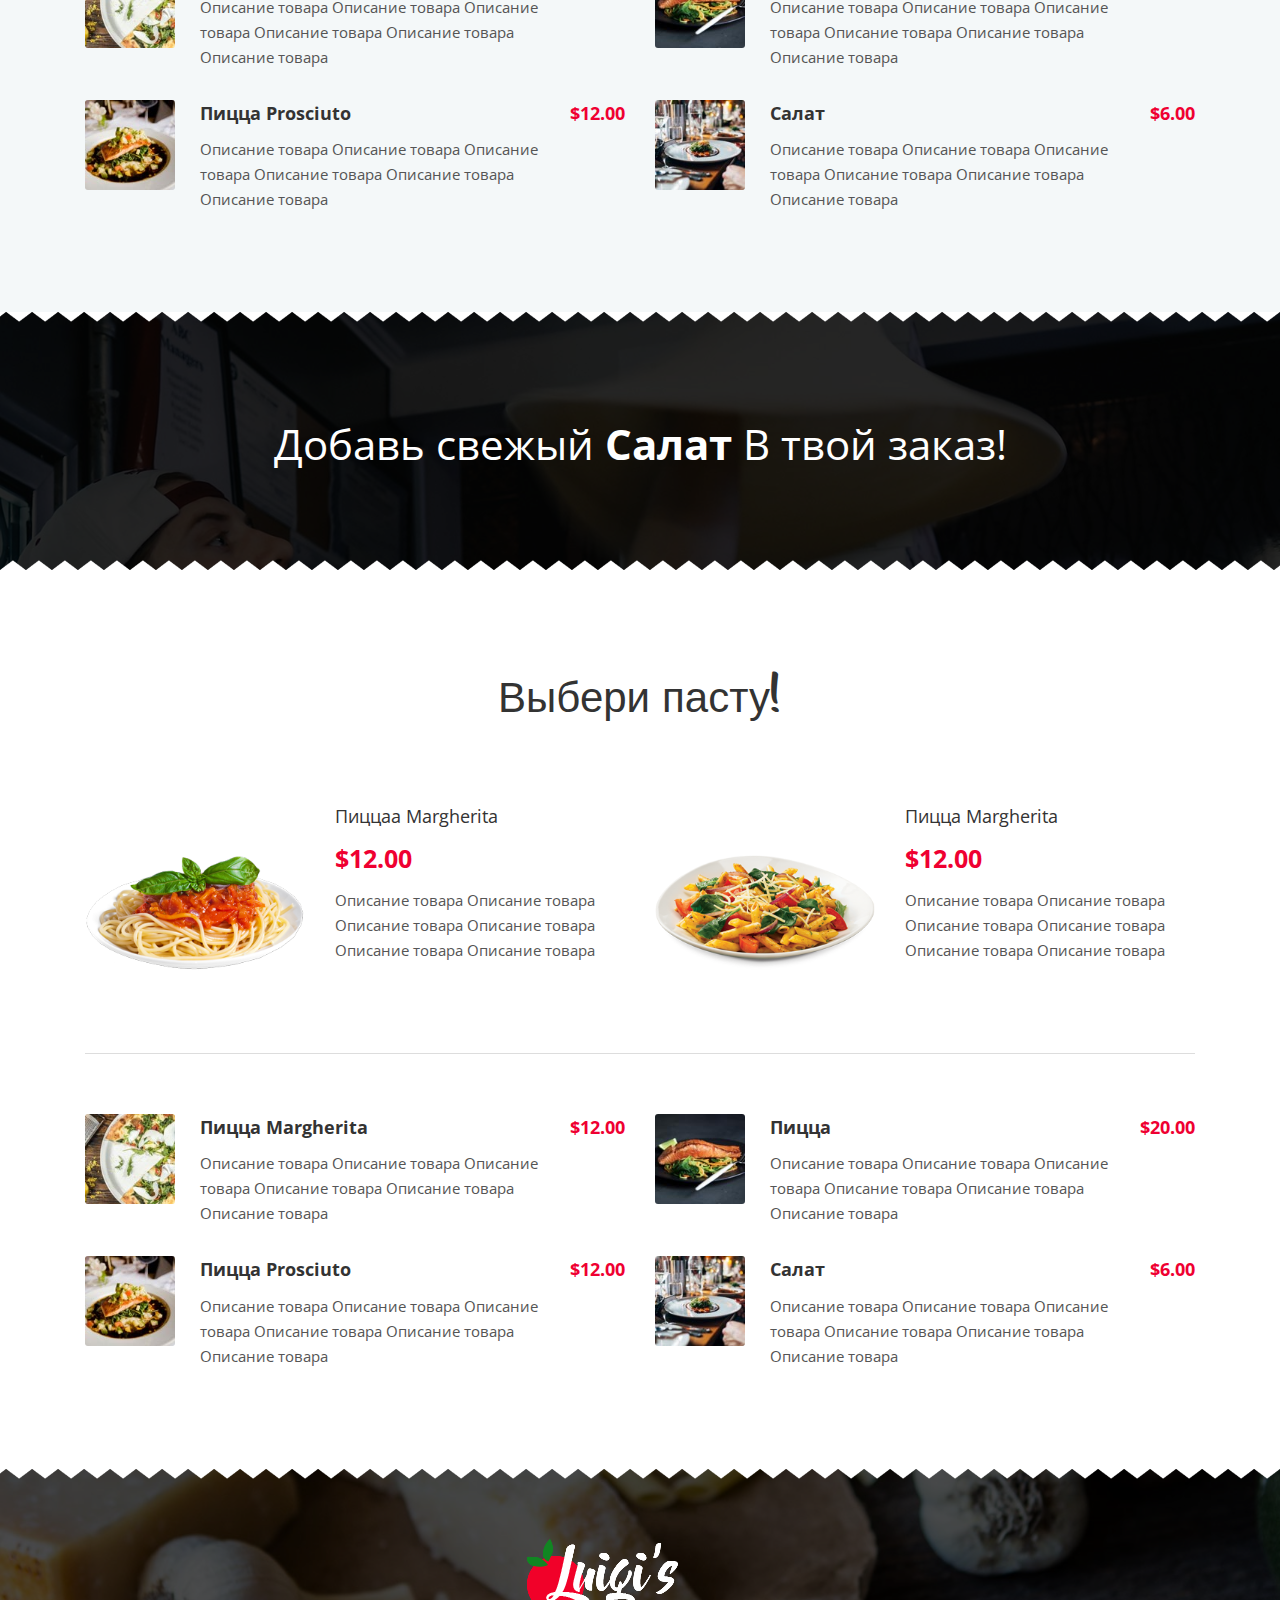
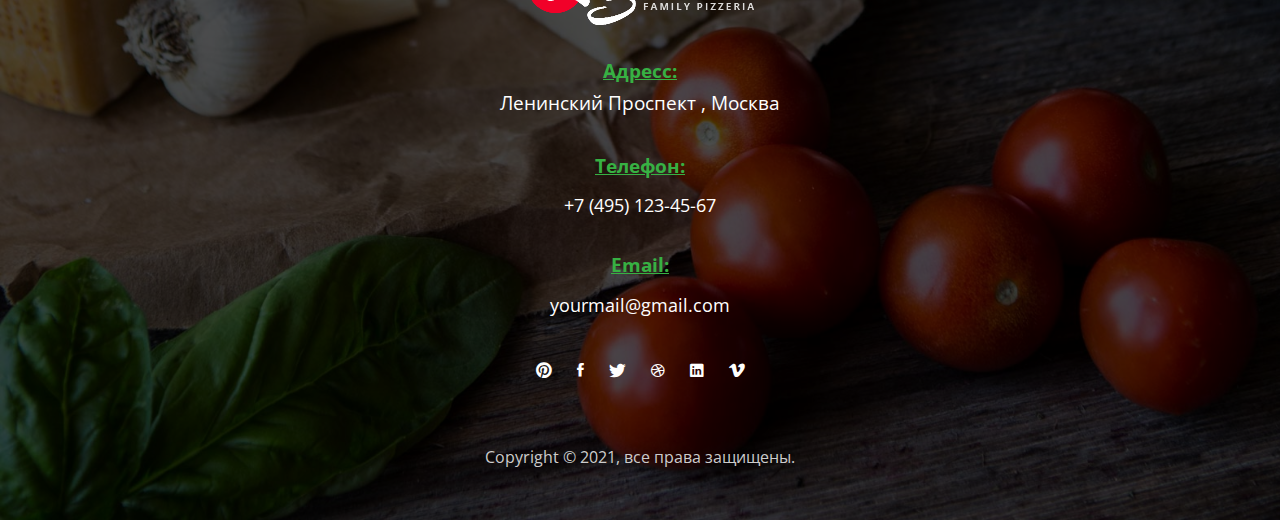
<file: 03_menu.html>
<!DOCTYPE html>
<html lang="en">
<head>
        <title>Luigi's</title>
        <meta http-equiv="X-UA-Compatible" content="IE=edge">
        <meta name="viewport" content="width=device-width, initial-scale=1">
        <meta charset="UTF-8">

        <!-- Font -->
        <link href="https://fonts.googleapis.com/css?family=Open+Sans:400,600" rel="stylesheet">
        <link rel="stylesheet" href="fonts/beyond_the_mountains-webfont.css" type="text/css"/>

        <!-- Stylesheets -->
        <link href="plugin-frameworks/bootstrap.min.css" rel="stylesheet">
        <link href="plugin-frameworks/swiper.css" rel="stylesheet">
        <link href="fonts/ionicons.css" rel="stylesheet">
        <link href="common/styles.css" rel="stylesheet">
</head>
<body>


        <header>
                <div class="container">
                        <a class="logo" href="#"><img src="images/logo-white.png" alt="Logo"></a>
        
                        <div class="right-area">
                                <!-- <h6><a class="plr-20 color-white btn-fill-primary" href="#">ORDER: +34 685 778 8892</a></h6> -->
                        </div><!-- right-area -->
        
                        <a class="menu-nav-icon" data-menu="#main-menu" href="#"><i class="ion-navicon"></i></a>
        
                        <ul class="main-menu font-mountainsre" id="main-menu">
                                <li><a href="index.html">ГЛАВНАЯ</a></li>
                                <li><a href="02_about_us.html">ПРО НАС</a></li>
                                <li><a href="03_menu.html">МЕНЮ</a></li>
                                <li><a href="05_contact.html">КОНТАКТЫ</a></li>
                                <li><a href="zakaz.html">ЗАКАЗАТЬ </a></li>
                        </ul>
        
                        <div class="clearfix"></div>
                </div><!-- container -->
        </header>


<section class="bg-5 h-500x main-slider pos-relative">
        <div class="triangle-up pos-bottom"></div>
        <div class="container h-100">
                <div class="dplay-tbl">
                        <div class="dplay-tbl-cell center-text color-white pt-90">
                                
                                <h2 class="mt-30 mb-15">Меню</h2>
                        </div><!-- dplay-tbl-cell -->
                </div><!-- dplay-tbl -->
        </div><!-- container -->
</section>


<section class="story-area left-text center-sm-text">
        <div class="container">
                <div class="heading"><h3>Выбери пиццу</h3></div>
                <div class="row">
                        <div class="col-lg-3 col-md-4  col-sm-6 ">
                                <div class="center-text mb-30">
                                        <div class="ïmg-200x mlr-auto pos-relative">
                                                <h6 class="ribbon-cont color-white"><div class="ribbon primary"></div><b>НОВОЕ</b></h6>
                                                <img src="images/seller-2-200x200.png"  alt="">
                                        </div>
                                        <h5 class="mt-20">Пицца Margherita</h5>
                                        <p>Состав продукта Состав продукта Состав продукта Состав продукта</p>
                                        <h4 class="mt-5 color-primary"><b>$11.90</b></h4>
                                </div><!--text-center-->
                        </div><!-- col-md-3 -->

                        <div class="col-lg-3 col-md-4  col-sm-6 ">
                                <div class="center-text mb-30">
                                        <div class="ïmg-200x mlr-auto pos-relative"><img src="images/seller-2-200x200.png" alt=""></div>
                                        <h5 class="mt-20">Пицца Margherita</h5>
                                        <p>Состав продукта Состав продукта Состав продукта Состав продукта</p>
                                        <h4 class="mt-5 color-primary"><b>$11.90</b></h4>
                            </div><!--text-center-->
                        </div><!-- col-md-3 -->

                        <div class="col-lg-3 col-md-4  col-sm-6 ">
                                <div class="center-text mb-30">
                                        <div class="ïmg-200x mlr-auto pos-relative"><img src="images/seller-2-200x200.png" alt=""></div>
                                        <h5 class="mt-20">Пицца Margherita</h5>
                                        <p>Состав продукта Состав продукта Состав продукта Состав продукта</p>
                                        <h4 class="mt-5 color-primary"><b>$11.90</b></h4>
                                </div><!--text-center-->
                        </div><!-- col-md-3 -->

                        <div class="col-lg-3 col-md-4  col-sm-6 ">
                                <div class="center-text mb-30">
                                        <div class="ïmg-200x mlr-auto pos-relative">
                                                <h6  class="ribbon-cont color-white"><div class="ribbon secondary"></div><b>ДЁШЕВО</b></h6>
                                                <img src="images/seller-2-200x200.png" alt="">
                                        </div>
                                        <h5 class="mt-20">Пицца Margherita</h5>
                                        <p>Состав продукта Состав продукта Состав продукта Состав продукта</p>
                                        <h4 class="mt-5 color-primary"><b>$11.90</b></h4>
                                </div><!--text-center-->
                        </div><!-- col-md-3 -->
                </div><!-- row-->
        </div><!-- container -->
</section>

<section class="bg-lite-blue">
        <div class="container">
                <div class="row">

                        <div class="col-md-6">
                                <div class="sided-90x mb-30 ">
                                        <div class="s-left"><img class="br-3" src="images/menu-1-120x120.jpg" alt="Menu Image"></div><!--s-left-->
                                        <div class="s-right">
                                                <h5 class="mb-10"><b>Пицца Margherita</b><b class="color-primary float-right">$12.00</b></h5>
                                                <p class="pr-70">Описание товара  Описание товара Описание товара Описание товара Описание товара Описание товара</p>
                                        </div><!--s-right-->
                                </div><!-- sided-90x -->
                        </div><!-- food-menu -->

                        <div class="col-md-6">
                                <div class="sided-90x mb-30 ">
                                        <div class="s-left"><img class="br-3" src="images/menu-2-120x120.jpg" alt="Menu Image"></div><!--s-left-->
                                        <div class="s-right">
                                                <h5 class="mb-10"><b>Италийская паста</b><b class="color-primary float-right">$20.00</b></h5>
                                                <p class="pr-70">Описание товара  Описание товара Описание товара Описание товара Описание товара Описание товара </p>
                                        </div><!--s-right-->
                                </div><!-- sided-90x -->
                        </div><!-- food-menu -->

                        <div class="col-md-6">
                                <div class="sided-90x mb-30 ">
                                        <div class="s-left"><img class="br-3" src="images/menu-3-120x120.jpg" alt="Menu Image"></div><!--s-left-->
                                        <div class="s-right">
                                                <h5 class="mb-10"><b>Пицца Prosciuto</b><b class="color-primary float-right">$12.00</b></h5>
                                                <p class="pr-70">Описание товара  Описание товара Описание товара Описание товара Описание товара Описание товара </p>
                                        </div><!--s-right-->
                                </div><!-- sided-90x -->
                        </div><!-- food-menu -->

                        <div class="col-md-6">
                                <div class="sided-90x mb-30">
                                        <div class="s-left"><img class="br-3" src="images/menu-4-120x120.jpg" alt="Menu Image"></div><!--s-left-->
                                        <div class="s-right">
                                                <h5 class="mb-10"><b>Салат</b><b class="color-primary float-right">$6.00</b></h5>
                                                <p class="pr-70">Описание товара  Описание товара Описание товара Описание товара Описание товара Описание товара </p>
                                        </div><!--s-right-->
                                </div><!-- sided-90x -->
                        </div><!-- food-menu -->

                        <div class="col-md-6">
                                <div class="sided-90x mb-30">
                                        <div class="s-left"><img class="br-3" src="images/menu-5-120x120.jpg" alt="Menu Image"></div><!--s-left-->
                                        <div class="s-right">
                                                <h5 class="mb-10"><b>Пицца Margherita</b><b class="color-primary float-right">$12.00</b></h5>
                                                <p class="pr-70">Описание товара  Описание товара Описание товара Описание товара Описание товара Описание товара </p>
                                        </div><!--s-right-->
                                </div><!-- sided-90x -->
                        </div><!-- food-menu -->

                        <div class="col-md-6">
                                <div class="sided-90x mb-30 ">
                                        <div class="s-left"><img class="br-3" src="images/menu-6-120x120.jpg" alt="Menu Image"></div><!--s-left-->
                                        <div class="s-right">
                                                <h5 class="mb-10"><b>   Италийская паста</b><b class="color-primary float-right">$20.00</b></h5>
                                                <p class="pr-70">Описание товара  Описание товара Описание товара Описание товара Описание товара Описание товара</p>
                                        </div><!--s-right-->
                                </div><!-- sided-90x -->
                        </div><!-- food-menu -->

                        <div class="col-md-6">
                                <div class="sided-90x mb-30">
                                        <div class="s-left"><img class="br-3" src="images/menu-7-120x120.jpg"  alt="Menu Image"></div><!--s-left-->
                                        <div class="s-right">
                                                <h5 class="mb-10"><b>Пицца Prosciuto</b><b class="color-primary float-right">$12.00</b></h5>
                                                <p class="pr-70">Описание товара  Описание товара Описание товара Описание товара Описание товара Описание товара </p>
                                        </div><!--s-right-->
                                </div><!-- sided-90x -->
                        </div><!-- food-menu -->

                        <div class="col-md-6">
                                <div class="sided-90x mb-30 ">
                                        <div class="s-left"><img class="br-3" src="images/menu-8-120x120.jpg" alt="Menu Image"></div><!--s-left-->
                                        <div class="s-right">
                                                <h5 class="mb-10"><b>Салат</b><b class="color-primary float-right">$6.00</b></h5>
                                                <p class="pr-70">Описание товара  Описание товара Описание товара Описание товара Описание товара Описание товара</p>
                                        </div><!--s-right-->
                                </div><!-- sided-90x -->
                        </div><!-- food-menu -->
                </div><!-- row -->
        </div><!-- container -->
</section>


<section class="story-area bg-seller color-white pos-relative">
        <div class="pos-bottom triangle-up"></div>
        <div class="pos-top triangle-bottom"></div>
        <div class="container">
                <h4 class="font-30 font-sm-20  center-text mb-25">Добавь свежый <b>Салат</b> В твой заказ!</h4>
        </div><!-- container -->
</section>


<section>
        <div class="container">
                <div class="heading mb-sm-10"><h3>Выбери пасту!</h3></div>
                <div class="row">
                        <div class="col-md-12 col-lg-6">
                                <div class="sided-220x responsive mb-30 left-text center-sm-text">
                                        <div class="s-left mlr-sm-auto"><img  src="images/pasta-1-300x300.png" alt="Menu Image"></div>
                                        <div class="s-right">
                                                <h5>Пиццаа Margherita</h5>
                                                <h4 class="mtb-10"><b class="color-primary">$12.00</b></h4>
                                                <p>Описание товара  Описание товара Описание товара Описание товара Описание товара Описание товара </p>
                                        </div><!--s-right-->
                                </div><!-- sided-90x -->
                        </div><!-- col-md-6 -->

                        <div class="col-md-12 col-lg-6">
                                <div class="sided-220x responsive mb-30 left-text center-sm-text">
                                        <div class="s-left mlr-sm-auto"><img  src="images/pasta-2-300x300.png" alt="Menu Image"></div>
                                        <div class="s-right">
                                                <h5>Пицца Margherita</h5>
                                                <h4 class="mtb-10"><b class="color-primary">$12.00</b></h4>
                                                <p>Описание товара  Описание товара Описание товара Описание товара Описание товара Описание товара</p>
                                        </div><!--s-right-->
                                </div><!-- sided-90x -->
                        </div><!--col-md-6 -->
                </div><!-- row-->

                <div class="brder-t-light mt-sm-10 mb-60 mb-sm-40"></div>

                <div class="row">
                        <div class="col-md-6">
                                <div class="sided-90x mb-30">
                                        <div class="s-left"><img class="br-3" src="images/menu-5-120x120.jpg" alt="Menu Image"></div><!--s-left-->
                                        <div class="s-right">
                                                <h5 class="mb-10"><b>Пицца Margherita</b><b class="color-primary float-right">$12.00</b></h5>
                                                <p class="pr-70">Описание товара  Описание товара Описание товара Описание товара Описание товара Описание товара </p>
                                        </div><!--s-right-->
                                </div><!-- sided-90x -->
                        </div><!-- food-menu -->

                        <div class="col-md-6">
                                <div class="sided-90x mb-30 ">
                                        <div class="s-left"><img class="br-3" src="images/menu-6-120x120.jpg" alt="Menu Image"></div><!--s-left-->
                                        <div class="s-right">
                                                <h5 class="mb-10"><b>Пицца</b><b class="color-primary float-right">$20.00</b></h5>
                                                <p class="pr-70">Описание товара  Описание товара Описание товара Описание товара Описание товара Описание товара </p>
                                        </div><!--s-right-->
                                </div><!-- sided-90x -->
                        </div><!-- food-menu -->

                        <div class="col-md-6">
                                <div class="sided-90x mb-30">
                                        <div class="s-left"><img class="br-3" src="images/menu-7-120x120.jpg"  alt="Menu Image"></div><!--s-left-->
                                        <div class="s-right">
                                                <h5 class="mb-10"><b>Пицца Prosciuto</b><b class="color-primary float-right">$12.00</b></h5>
                                                <p class="pr-70">Описание товара  Описание товара Описание товара Описание товара Описание товара Описание товара </p>
                                        </div><!--s-right-->
                                </div><!-- sided-90x -->
                        </div><!-- food-menu -->

                        <div class="col-md-6">
                                <div class="sided-90x mb-30 ">
                                        <div class="s-left"><img class="br-3" src="images/menu-8-120x120.jpg" alt="Menu Image"></div><!--s-left-->
                                        <div class="s-right">
                                                <h5 class="mb-10"><b>Салат</b><b class="color-primary float-right">$6.00</b></h5>
                                                <p class="pr-70">Описание товара  Описание товара Описание товара Описание товара Описание товара Описание товара </p>
                                        </div><!--s-right-->
                                </div><!-- sided-90x -->
                        </div><!-- food-menu -->
                </div><!-- row -->
        </div><!-- container -->
</section>


<footer class="pb-50  pt-70 pos-relative">
        <div class="pos-top triangle-bottom"></div>
        <div class="container-fluid">
                <a href="index.html"><img src="images/logo-white.png" alt="Logo"></a>

                <div class="pt-30">
                        <p class="underline-secondary"><b>Адресс:</b></p>
                        <p>Ленинский Проспект , Москва </p>
                </div>

                <div class="pt-30">
                        <p class="underline-secondary mb-10"><b>Телефон:</b></p>
                        <a href="tel:+7 (495) 123-45-67 ">+7 (495) 123-45-67 </a>
                </div>

                <div class="pt-30">
                        <p class="underline-secondary mb-10"><b>Email:</b></p>
                        <a href="mailto:yourmail@gmail.com"> yourmail@gmail.com</a>
                </div>

                <ul class="icon mt-30">
                        <li><a href="#"><i class="ion-social-pinterest"></i></a></li>
                        <li><a href="#"><i class="ion-social-facebook"></i></a></li>
                        <li><a href="#"><i class="ion-social-twitter"></i></a></li>
                        <li><a href="#"><i class="ion-social-dribbble-outline"></i></a></li>
                        <li><a href="#"><i class="ion-social-linkedin"></i></a></li>
                        <li><a href="#"><i class="ion-social-vimeo"></i></a></li>
                </ul>

                <p class="color-light font-9 mt-50 mt-sm-30"><!-- Link back to Colorlib can't be removed. Template is licensed under CC BY 3.0. -->
Copyright &copy; 2021, все права защищены.
<!-- Link back to Colorlib can't be removed. Template is licensed under CC BY 3.0. --></p>
        </div><!-- container -->
</footer>

<!-- SCIPTS -->
<script src="plugin-frameworks/jquery-3.2.1.min.js"></script>
<script src="plugin-frameworks/bootstrap.min.js"></script>
<script src="plugin-frameworks/swiper.js"></script>
<script src="common/scripts.js"></script>
</body>
</html>
</file>
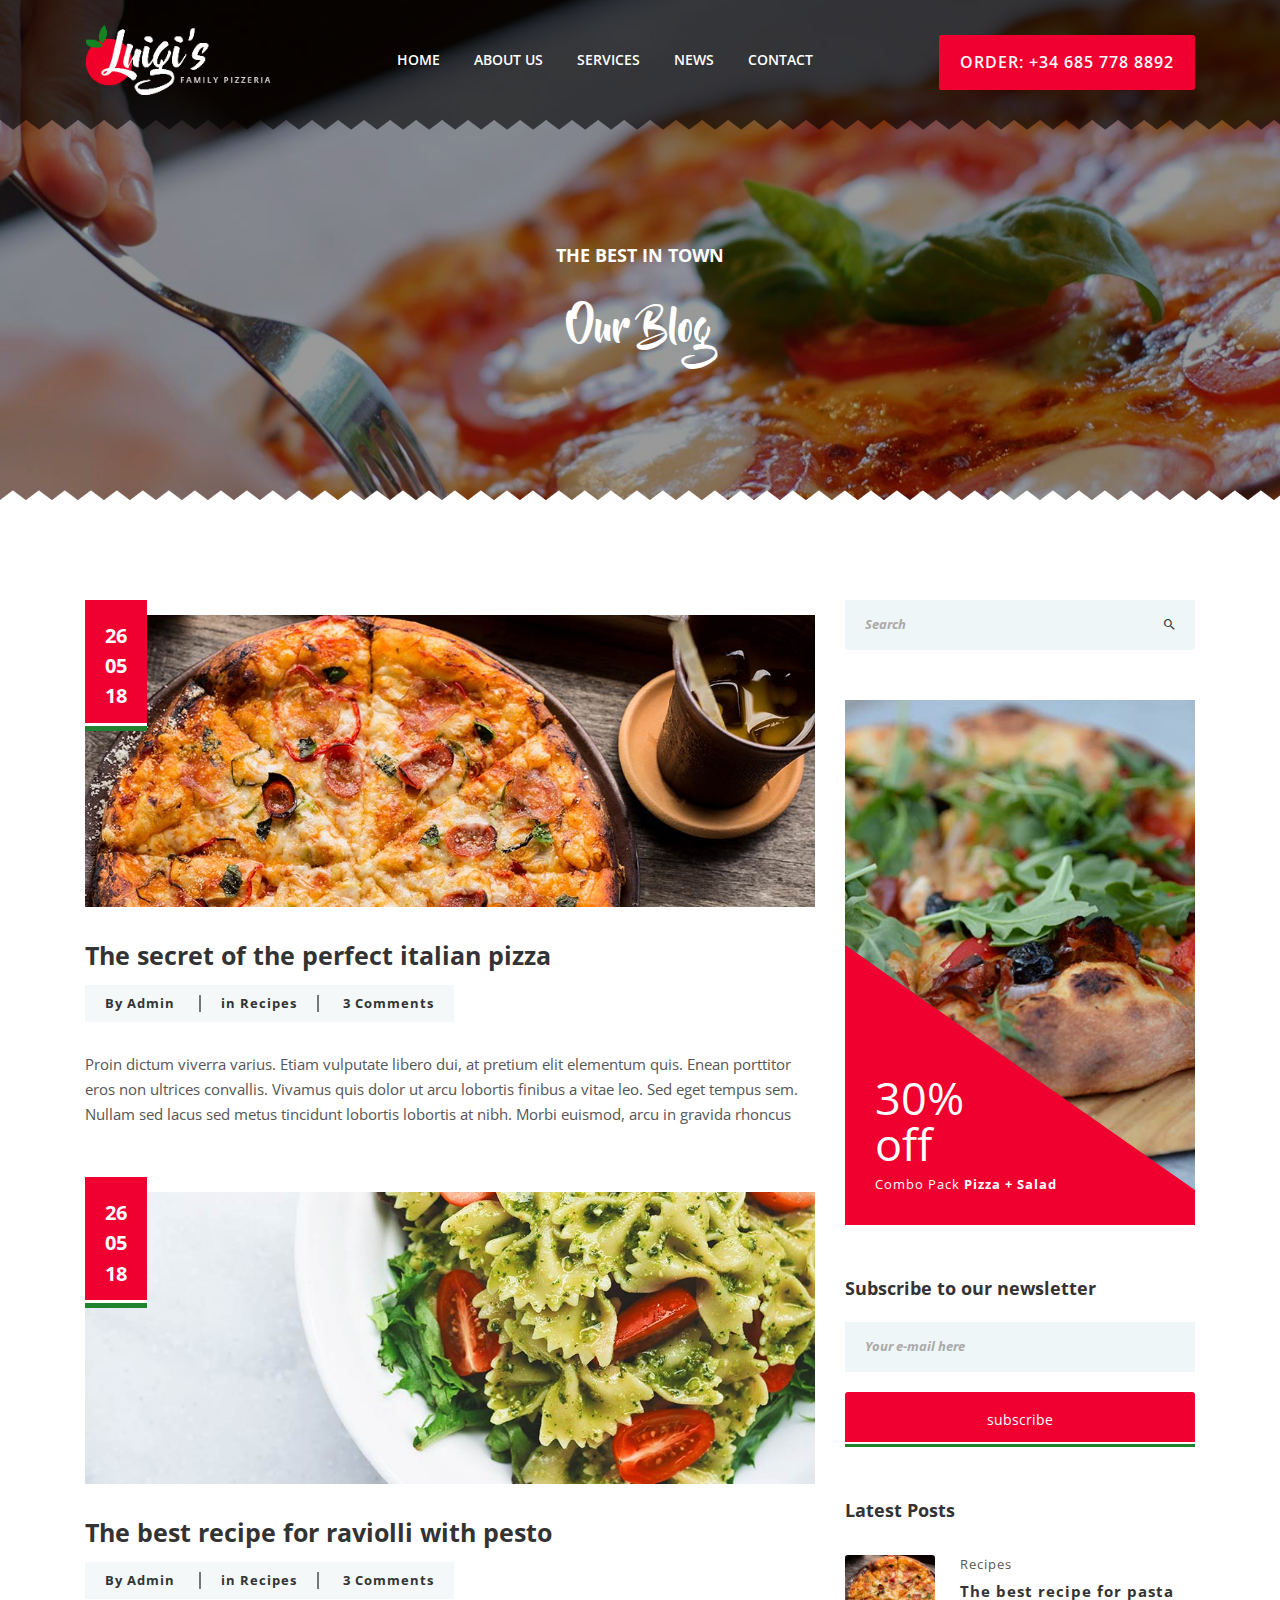
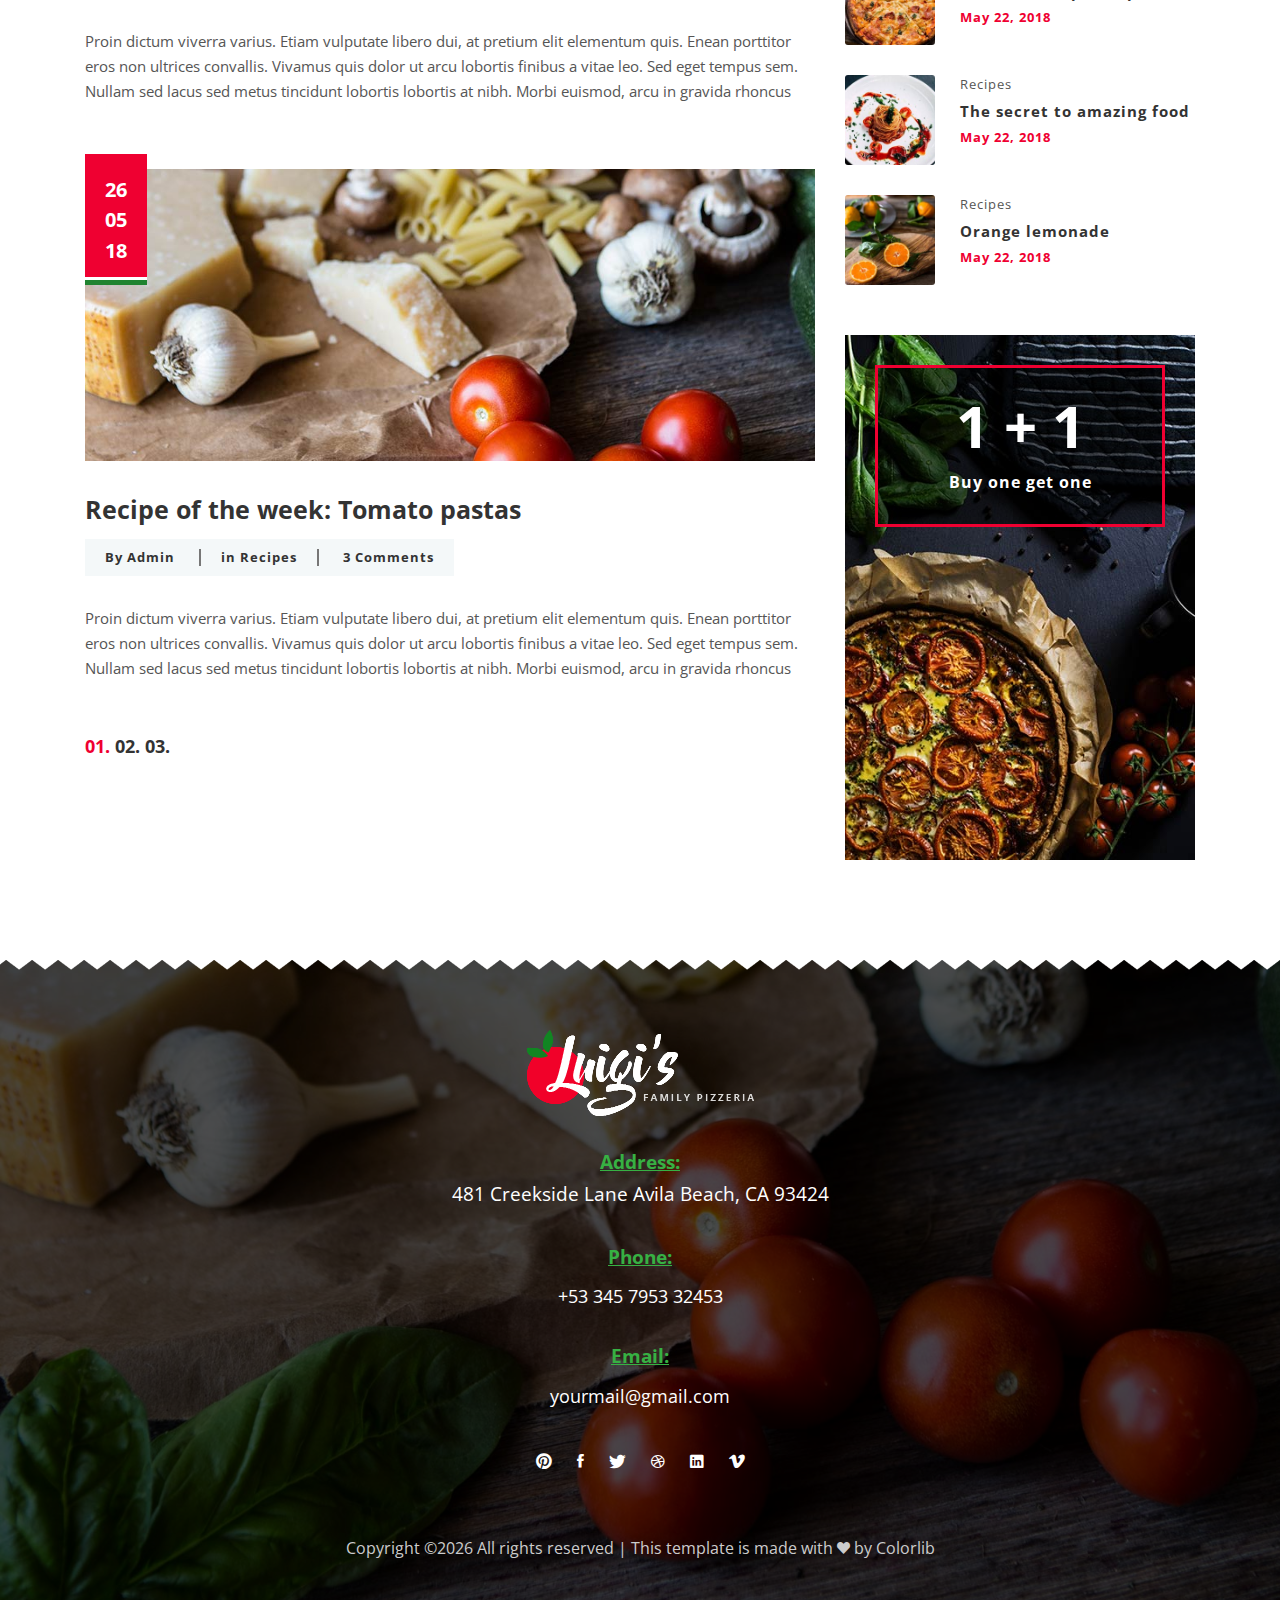
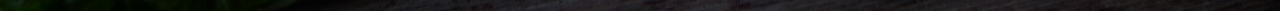
<file: 04_blog.html>
<!DOCTYPE HTML>
<html lang="en">
<head>
        <title>Luigi's</title>
        <meta http-equiv="X-UA-Compatible" content="IE=edge">
        <meta name="viewport" content="width=device-width, initial-scale=1">
        <meta charset="UTF-8">

        <!-- Font -->
        <link href="https://fonts.googleapis.com/css?family=Open+Sans:400,600" rel="stylesheet">
        <link rel="stylesheet" href="fonts/beyond_the_mountains-webfont.css" type="text/css"/>

        <!-- Stylesheets -->
        <link href="plugin-frameworks/bootstrap.min.css" rel="stylesheet">
        <link href="plugin-frameworks/swiper.css" rel="stylesheet">
        <link href="fonts/ionicons.css" rel="stylesheet">
        <link href="common/styles.css" rel="stylesheet">

</head>
<body>

<header>
        <div class="container">
                <a class="logo" href="#"><img src="images/logo-white.png" alt="Logo"></a>

                <div class="right-area">
                        <h6><a class="plr-20 color-white btn-fill-primary" href="#">ORDER: +34 685 778 8892</a></h6>
                </div><!-- right-area -->

                <a class="menu-nav-icon" data-menu="#main-menu" href="#"><i class="ion-navicon"></i></a>

                <ul class="main-menu font-mountainsre" id="main-menu">
                        <li><a href="index.html">HOME</a></li>
                        <li><a href="02_about_us.html">ABOUT US</a></li>
                        <li><a href="03_menu.html">SERVICES</a></li>
                        <li><a href="04_blog.html">NEWS</a></li>
                        <li><a href="05_contact.html">CONTACT</a></li>
                </ul>

                <div class="clearfix"></div>
        </div><!-- container -->
</header>


<section class="bg-7 h-500x main-slider pos-relative">
        <div class="triangle-up pos-bottom"></div>
        <div class="container h-100">
                <div class="dplay-tbl">
                        <div class="dplay-tbl-cell center-text color-white pt-90">
                                <h5><b>THE BEST IN TOWN</b></h5>
                                <h3 class="mt-30 mb-15">Our Blog</h3>
                        </div><!-- dplay-tbl-cell -->
                </div><!-- dplay-tbl -->
        </div><!-- container -->
</section>


<section class="story-area left-text center-sm-text">
        <div class="container">
                <div class="row">
                        <div class="col-md-7 col-lg-8">

                                <div class="mb-50 mb-sm-30">
                                        <div class="pos-relative mb-30 pt-15">
                                                <div class="font-8 abs-tl p-20 bg-primary color-white">
                                                        <h4><b>26</b></h4>
                                                        <h4><b>05</b></h4>
                                                        <h4><b>18</b></h4>
                                                        <div class="brdr-style-1"></div>
                                                </div>
                                                <img src="images/blog-1-1000x400.jpg" alt="">
                                        </div>
                                        <h4><a href="#"><b>The secret of the perfect italian pizza</b></a></h4>
                                        <h6 class="mt-10 bg-lite-blue dplay-inl-block">
                                                <a class="plr-20 mtb-10" href="#"><b>By Admin</b></a>
                                                <a class="plr-20 mtb-10 brder-lr-lite-black-2" href="#"><b>in Recipes</b></a>
                                                <a class="plr-20 mtb-10" href="#"><b>3 Comments</b></a>
                                        </h6>
                                        <p class="mt-30">Proin dictum viverra varius. Etiam vulputate libero dui, at pretium elit
                                                elementum quis. Enean porttitor eros non ultrices convallis. Vivamus quis dolor ut arcu lobortis finibus a vitae leo.
                                                Sed eget tempus sem. Nullam sed lacus sed metus tincidunt lobortis lobortis at nibh. Morbi euismod, arcu in gravida rhoncus</p>
                                </div><!--mb-30-->

                                <div class="mb-50 mb-sm-30">
                                        <div class="pos-relative mb-30 pt-15">
                                                <div class="font-8 abs-tl p-20 bg-primary color-white">
                                                        <h4><b>26</b></h4>
                                                        <h4><b>05</b></h4>
                                                        <h4><b>18</b></h4>
                                                        <div class="brdr-style-1"></div>
                                                </div>
                                                <img src="images/blog-2-1000x400.jpg" alt="">
                                        </div>
                                        <h4><a href="#"><b>The best recipe for raviolli with pesto</b></a></h4>
                                        <h6 class="mt-10 bg-lite-blue dplay-inl-block">
                                                <a class="plr-20 mtb-10" href="#"><b>By Admin</b></a>
                                                <a class="plr-20 mtb-10 brder-lr-lite-black-2" href="#"><b>in Recipes</b></a>
                                                <a class="plr-20 mtb-10" href="#"><b>3 Comments</b></a>
                                        </h6>
                                        <p class="mt-30">Proin dictum viverra varius. Etiam vulputate libero dui, at pretium elit
                                                elementum quis. Enean porttitor eros non ultrices convallis. Vivamus quis dolor ut arcu lobortis finibus a vitae leo.
                                                Sed eget tempus sem. Nullam sed lacus sed metus tincidunt lobortis lobortis at nibh. Morbi euismod, arcu in gravida rhoncus</p>
                                </div><!--mb-30-->

                                <div class="mb-50 mb-sm-30">
                                        <div class="pos-relative mb-30 pt-15">
                                                <div class="font-8 abs-tl p-20 bg-primary color-white">
                                                        <h4><b>26</b></h4>
                                                        <h4><b>05</b></h4>
                                                        <h4><b>18</b></h4>
                                                        <div class="brdr-style-1"></div>
                                                </div>
                                                <img src="images/blog-3-1000x400.jpg" alt="">
                                        </div>
                                        <h4><a href="#"><b>Recipe of the week: Tomato pastas</b></a></h4>
                                        <h6 class="mt-10 bg-lite-blue dplay-inl-block">
                                                <a class="plr-20 mtb-10" href="#"><b>By Admin</b></a>
                                                <a class="plr-20 mtb-10 brder-lr-lite-black-2" href="#"><b>in Recipes</b></a>
                                                <a class="plr-20 mtb-10" href="#"><b>3 Comments</b></a>
                                        </h6>
                                        <p class="mt-30">Proin dictum viverra varius. Etiam vulputate libero dui, at pretium elit
                                                elementum quis. Enean porttitor eros non ultrices convallis. Vivamus quis dolor ut arcu lobortis finibus a vitae leo.
                                                Sed eget tempus sem. Nullam sed lacus sed metus tincidunt lobortis lobortis at nibh. Morbi euismod, arcu in gravida rhoncus</p>
                                </div><!--mb-30-->

                                <ul class="font-14 mb-30">
                                        <li class="color-primary"><a href="#"><b> 01.</b></a></li>
                                        <li><a href="#"><b> 02.</b></a></li>
                                        <li><a href="#"><b> 03.</b></a></li>
                                </ul>
                        </div><!--col-md-8-->

                        <div class="col-md-5 col-lg-4">
                                <div class="mx-w-400x mlr-auto">
                                        <form class="mb-50 mb-sm-30 mt-sm-30 placeholder-1 form-style-1 pos-relative">
                                                <input class="pr-50" type="text" placeholder="Search">
                                                <button class="abs-tbr plr-20" type="submit"><i class="ion-android-search"></i></button>
                                        </form>

                                        <div class="mb-50 mb-sm-30 pos-relative oflow-hidden">
                                                <div class="bg-trinagle-primary"></div>
                                                <img src="images/sidebar-1-400x600.jpg" alt="">
                                                <div class="abs-bl font-18 color-white p-30 z-1">
                                                        <h4 class="lh-1">30%</h4>
                                                        <h4 class="lh-1">off</h4>
                                                        <h6 class="font-5 mt-10">Combo Pack <b>Pizza + Salad</b></h6>
                                                </div>
                                        </div><!--mb-50-->

                                        <div class="mb-50 mb-sm-30">
                                                <h5 class="left-text"><b>Subscribe to our newsletter</b></h5>
                                                <form class="placeholder-1 form-style-1 pos-relative">
                                                        <input class="mtb-20" type="text" placeholder="Your e-mail here">
                                                        <button class="w-100 btn-primaryc" type="submit">subscribe</button>
                                                </form>
                                        </div><!--mb-50-->

                                        <div class="mb-50 mb-sm-30">
                                                <h5 class="mb-30 left-text"><b>Latest Posts</b></h5>
                                                <div class="sided-90x mb-30 ">
                                                        <div class="s-left"><img class="br-3" src="images/sidebar-3-200x200.jpg" alt="Menu Image"></div>
                                                        <div class="s-right left-text">
                                                                <h6 class="color-semi-black">Recipes</h6>
                                                                <h6 class="font-11 mtb-5"><b>The best recipe for pasta</b></h6>
                                                                <h6 class="color-primary"><b>May  22, 2018</b></h6>
                                                        </div><!--s-right-->
                                                </div><!-- sided-90x -->

                                                <div class="sided-90x mb-30 ">
                                                        <div class="s-left"><img class="br-3" src="images/sidebar-4-200x200.jpg" alt="Menu Image"></div>
                                                        <div class="s-right left-text">
                                                                <h6 class="color-semi-black">Recipes</h6>
                                                                <h6 class="font-11 mtb-5"><b>The secret to amazing food</b></h6>
                                                                <h6 class="color-primary"><b>May  22, 2018</b></h6>
                                                        </div><!--s-right-->
                                                </div><!-- sided-90x -->

                                                <div class="sided-90x mb-30 ">
                                                        <div class="s-left"><img class="br-3" src="images/sidebar-5-200x200.jpg" alt="Menu Image"></div>
                                                        <div class="s-right left-text">
                                                                <h6 class="color-semi-black">Recipes</h6>
                                                                <h6 class="font-11 mtb-5"><b>Orange lemonade </b></h6>
                                                                <h6 class="color-primary"><b>May  22, 2018</b></h6>
                                                        </div><!--s-right-->
                                                </div><!-- sided-90x -->
                                        </div><!--mb-50-->

                                        <div class="mb-30 pos-relative">
                                                <img src="images/sidebar-2-400x600.jpg" alt="">
                                                <div class="font-23  ptb-15 abs-tlr-30 color-white center-text brdr-primary-3">
                                                        <div class="abs-tblr bg-black opacty-6 z--1"></div>
                                                        <h4><b>1 + 1</b></h4>
                                                        <h6 class="font-5 pb-15"><b>Buy one get one</b></h6>
                                                </div>
                                        </div><!--mb-50-->

                                </div><!--mx-w-500x-->
                        </div><!--col-md-4-->
                </div><!-- row -->
        </div><!-- container -->
</section>

<footer class="pb-50  pt-70 pos-relative">
        <div class="pos-top triangle-bottom"></div>
        <div class="container-fluid">
                <a href="index.html"><img src="images/logo-white.png" alt="Logo"></a>

                <div class="pt-30">
                        <p class="underline-secondary"><b>Address:</b></p>
                        <p>481 Creekside Lane Avila Beach, CA 93424 </p>
                </div>

                <div class="pt-30">
                        <p class="underline-secondary mb-10"><b>Phone:</b></p>
                        <a href="tel:+53 345 7953 32453 ">+53 345 7953 32453 </a>
                </div>

                <div class="pt-30">
                        <p class="underline-secondary mb-10"><b>Email:</b></p>
                        <a href="mailto:yourmail@gmail.com"> yourmail@gmail.com</a>
                </div>

                <ul class="icon mt-30">
                        <li><a href="#"><i class="ion-social-pinterest"></i></a></li>
                        <li><a href="#"><i class="ion-social-facebook"></i></a></li>
                        <li><a href="#"><i class="ion-social-twitter"></i></a></li>
                        <li><a href="#"><i class="ion-social-dribbble-outline"></i></a></li>
                        <li><a href="#"><i class="ion-social-linkedin"></i></a></li>
                        <li><a href="#"><i class="ion-social-vimeo"></i></a></li>
                </ul>

                <p class="color-light font-9 mt-50 mt-sm-30"><!-- Link back to Colorlib can't be removed. Template is licensed under CC BY 3.0. -->
Copyright &copy;<script>document.write(new Date().getFullYear());</script> All rights reserved | This template is made with <i class="ion-heart" aria-hidden="true"></i> by <a href="https://colorlib.com" target="_blank">Colorlib</a>
<!-- Link back to Colorlib can't be removed. Template is licensed under CC BY 3.0. --></p>
        </div><!-- container -->
</footer>

<!-- SCIPTS -->
<script src="plugin-frameworks/jquery-3.2.1.min.js"></script>
<script src="plugin-frameworks/bootstrap.min.js"></script>
<script src="plugin-frameworks/swiper.js"></script>
<script src="common/scripts.js"></script>

</body>
</html>
</file>
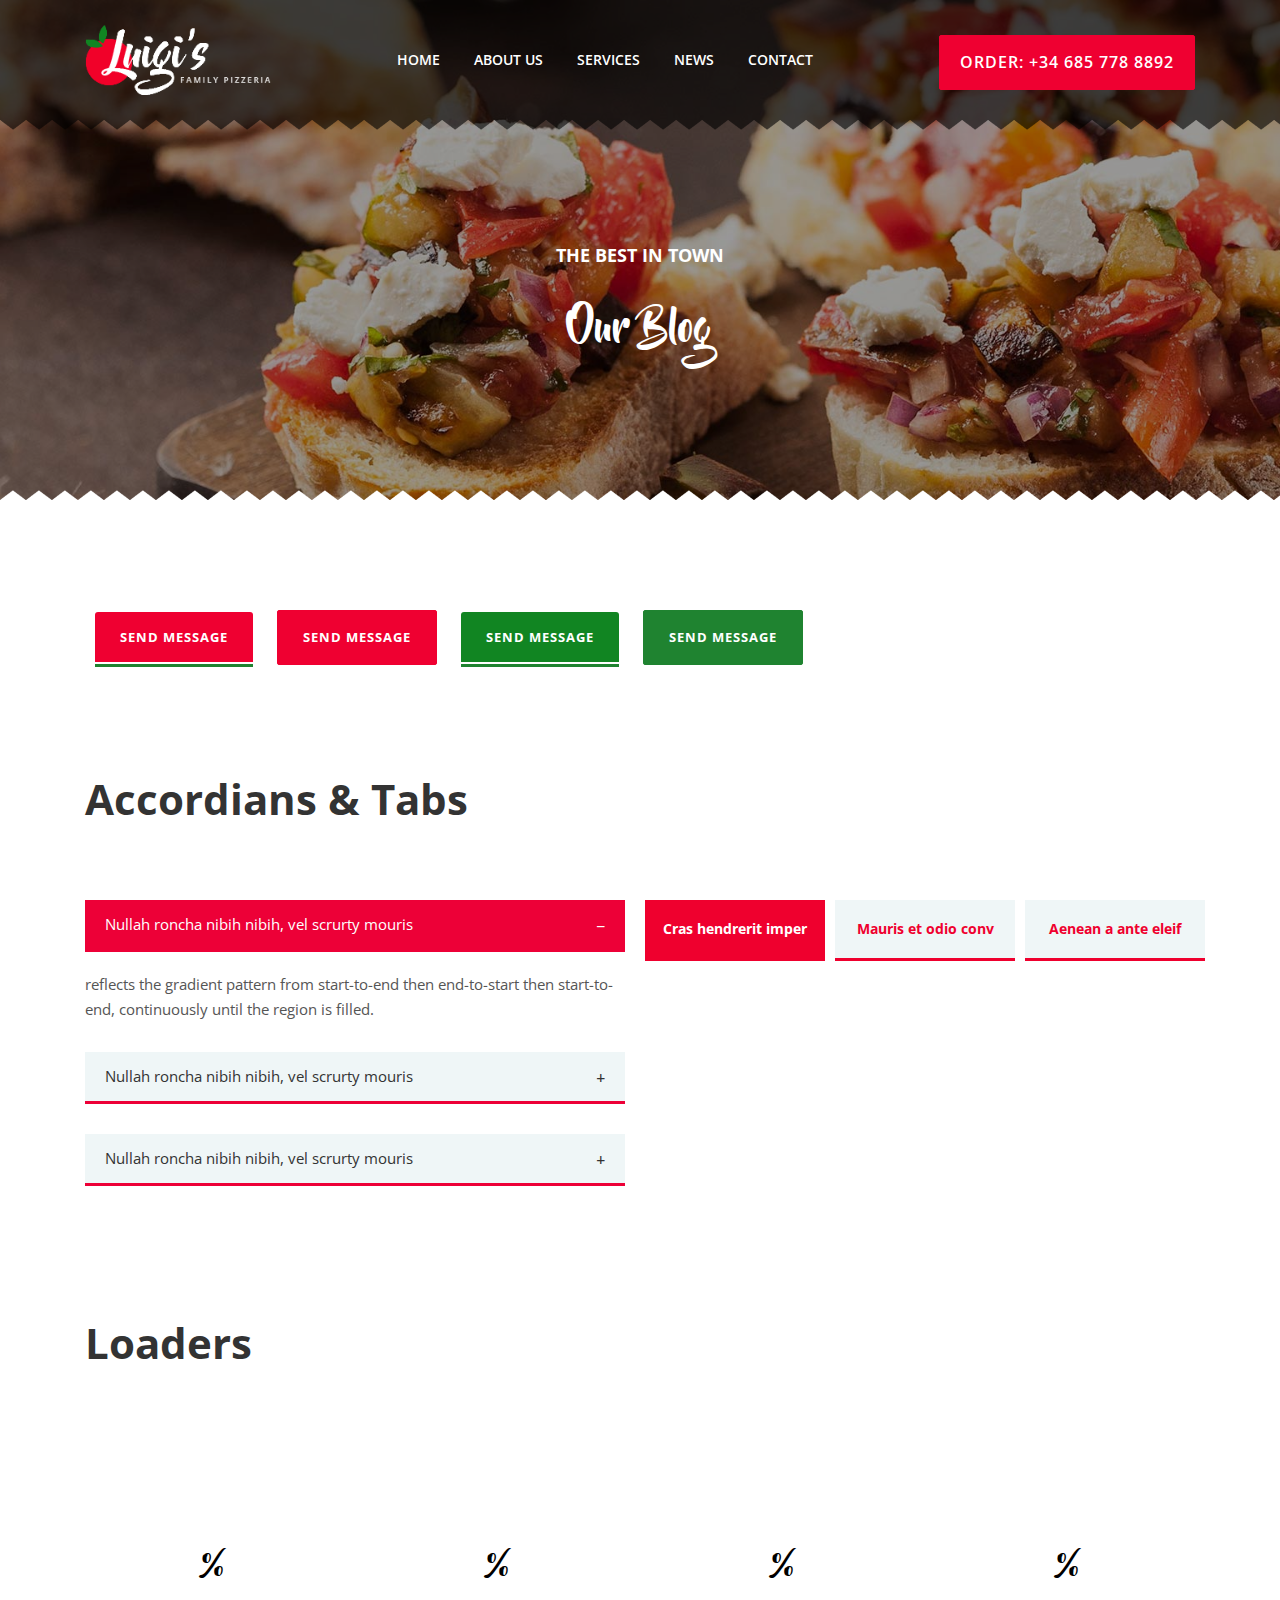
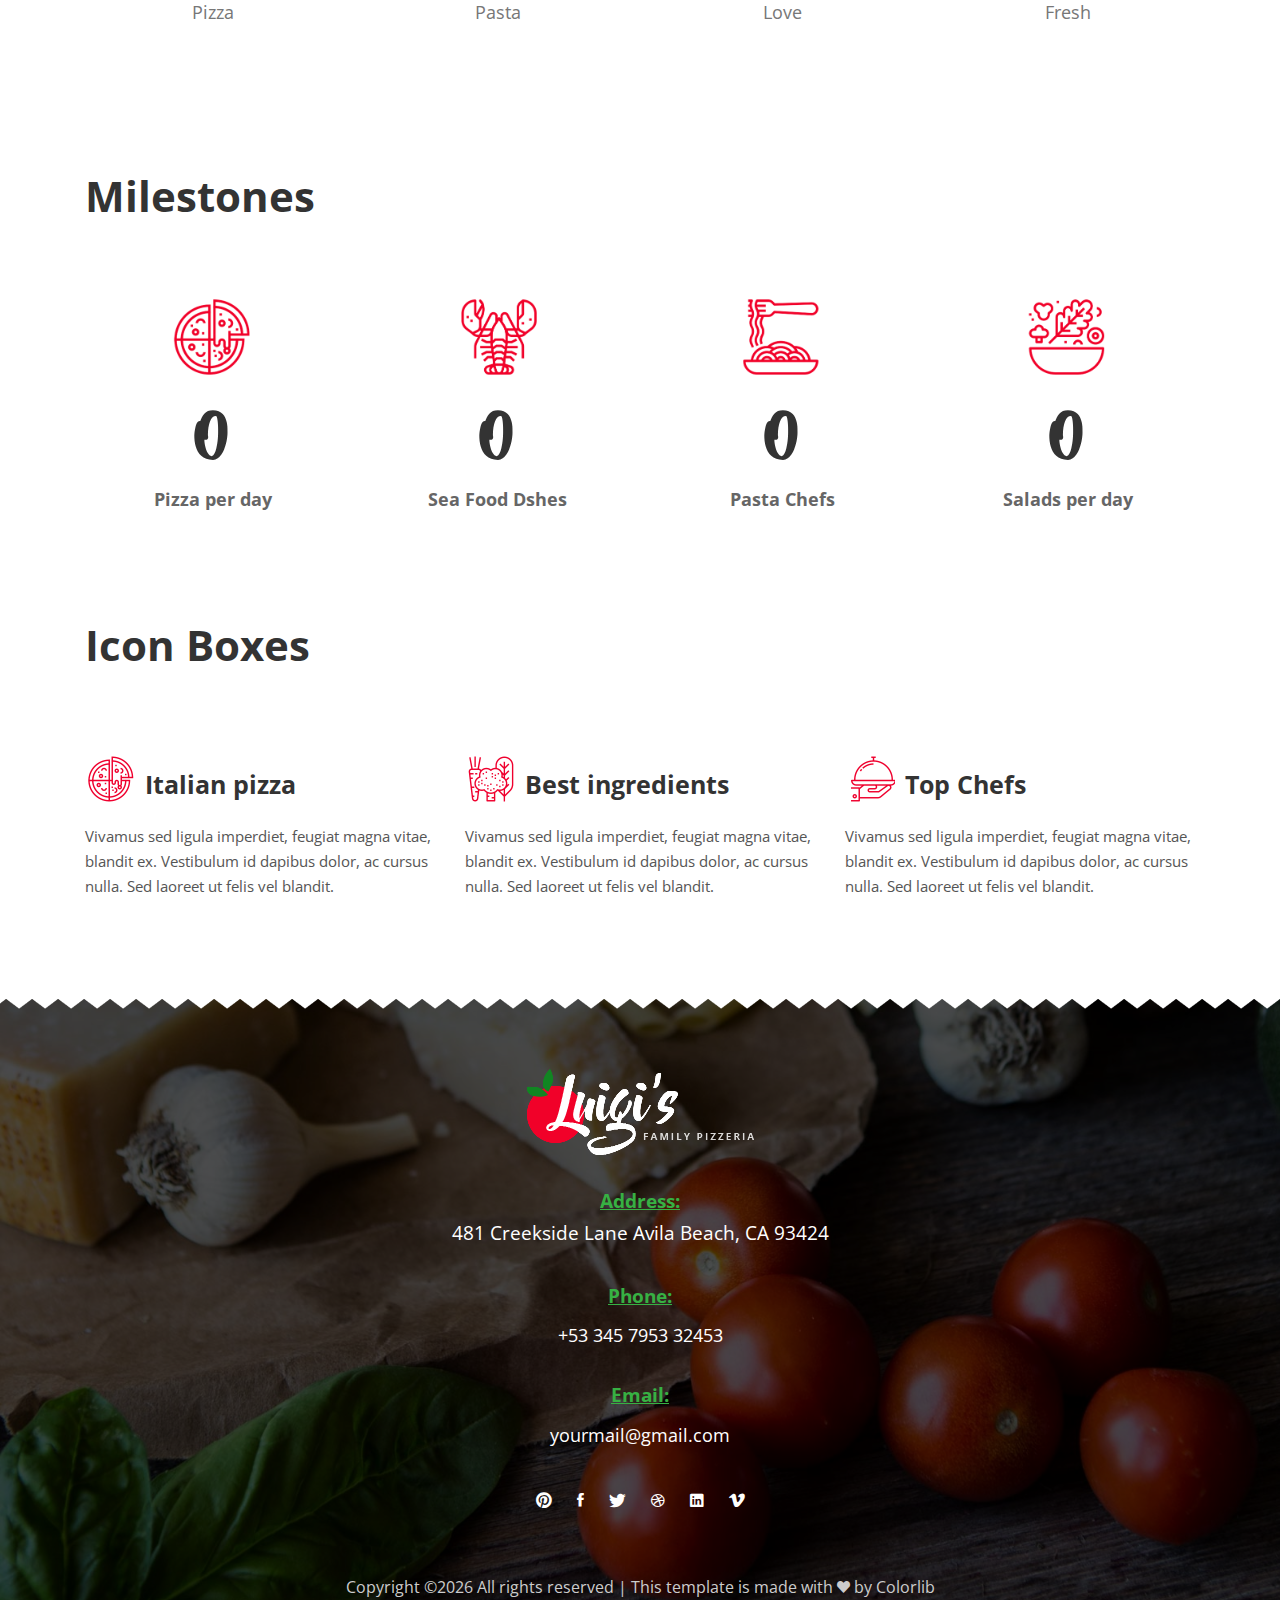
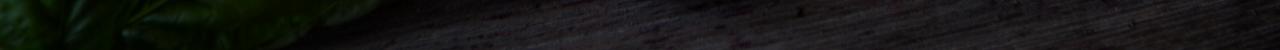
<file: 06_elements.html>
<!DOCTYPE HTML>
<html lang="en">
<head>
        <title>Luigi's</title>
        <meta http-equiv="X-UA-Compatible" content="IE=edge">
        <meta name="viewport" content="width=device-width, initial-scale=1">
        <meta charset="UTF-8">

        <!-- Font -->
        <link href="https://fonts.googleapis.com/css?family=Open+Sans:400,600" rel="stylesheet">
        <link rel="stylesheet" href="fonts/beyond_the_mountains-webfont.css" type="text/css"/>

        <!-- Stylesheets -->
        <link href="plugin-frameworks/bootstrap.min.css" rel="stylesheet">
        <link href="plugin-frameworks/swiper.css" rel="stylesheet">
        <link href="fonts/ionicons.css" rel="stylesheet">
        <link href="common/styles.css" rel="stylesheet">

</head>
<body>

<header>
        <div class="container">
                <a class="logo" href="#"><img src="images/logo-white.png" alt="Logo"></a>

                <div class="right-area">
                        <h6><a class="plr-20 color-white btn-fill-primary" href="#">ORDER: +34 685 778 8892</a></h6>
                </div><!-- right-area -->

                <a class="menu-nav-icon" data-menu="#main-menu" href="#"><i class="ion-navicon"></i></a>

                <ul class="main-menu font-mountainsre" id="main-menu">
                        <li><a href="index.html">HOME</a></li>
                        <li><a href="02_about_us.html">ABOUT US</a></li>
                        <li><a href="03_menu.html">SERVICES</a></li>
                        <li><a href="04_blog.html">NEWS</a></li>
                        <li><a href="05_contact.html">CONTACT</a></li>
                </ul>

                <div class="clearfix"></div>
        </div><!-- container -->
</header>


<section class="bg-8 h-500x main-slider pos-relative">
        <div class="triangle-up pos-bottom"></div>
        <div class="container h-100">
                <div class="dplay-tbl">
                        <div class="dplay-tbl-cell center-text color-white pt-90">
                                <h5><b>THE BEST IN TOWN</b></h5>
                                <h3 class="mt-30 mb-15">Our Blog</h3>
                        </div><!-- dplay-tbl-cell -->
                </div><!-- dplay-tbl -->
        </div><!-- container -->
</section>


<section class="story-area left-text center-sm-text">
        <div class="container">
                <div class="row">
                        <div class="col-md-12">
                                <div class="mb-20">
                                         <h6 class="dplay-inl-block m-10"><a href="#" class="btn-primaryc plr-25"><b>SEND MESSAGE</b></a></h6>
                                         <h6 class="dplay-inl-block m-10"><a href="#" class="btn-fill-primary plr-25"><b>SEND MESSAGE</b></a></h6>
                                         <h6 class="dplay-inl-block m-10"><a href="#" class="btn-primaryc secondary plr-25"><b>SEND MESSAGE</b></a></h6>
                                         <h6 class=" dplay-inl-block m-10"><a href="#" class="btn-fill-primary secondary plr-25"><b>SEND MESSAGE</b></a></h6>
                                </div><!-- mb-20-->
                        </div><!-- col-md-6-->
                </div><!-- row -->
        </div><!-- container -->
</section>

<section class="story-area left-text center-sm-text pt-0">
        <div class="container">
                <h5 class="font-30 mb-70 mb-sm-40 left-text"><b>Accordians & Tabs</b></h5>
                <div class="row">
                        <div class="col-md-12 col-lg-6">
                                <div class="panel mb-30">
                                        <div class="panel-area mb-30">
                                                <p class="panel-title active"><a class="dplay-block" href="#"> Nullah roncha nibih nibih, vel
                                                        scrurty mouris<i class="icon minus ion-minus"></i><i class="icon plus ion-plus"></i></a></p>
                                                <p class="panel-desc">reflects the gradient pattern from start-to-end then end-to-start then start-to-end, continuously until the region is filled.</p>
                                        </div><!-- panel-area -->

                                        <div class="panel-area mb-30">
                                                <p class="panel-title"><a class="dplay-block" href="#">Nullah roncha nibih nibih, vel scrurty mouris
                                                        <i class="icon minus ion-minus"></i><i class="icon plus ion-plus"></i></a></p>
                                                <p class="panel-desc">reflects the gradient pattern from start-to-end then end-to-start then start-to-end, continuously until the region is filled.</p>
                                        </div><!-- panel-area -->

                                        <div class="panel-area mb-30">
                                                <p class="panel-title"><a class="dplay-block" href="#">Nullah roncha nibih nibih, vel scrurty mouris
                                                        <i class="icon minus ion-minus"></i><i class="icon plus ion-plus"></i></a></p>
                                                <p class="panel-desc">reflects the gradient pattern from start-to-end then end-to-start then start-to-end, continuously until the region is filled.</p>
                                        </div><!-- panel-area -->
                                </div><!-- panel -->
                        </div><!-- col-sm-6-->

                        <div class="col-md-12 col-lg-6">
                                <div class="selecton tab-style-1 mb-10">
                                        <div class="row">
                                                <div class="col-sm-4 plr-5 pl-15 mb-15"><a href="#" class=" ptb-20 dplay-block active" data-select="sec-1"><b>Cras hendrerit imper</b></a></div>
                                                <div class="col-sm-4 plr-5 mb-15"><a href="#" class=" ptb-20 dplay-block" data-select="sec-2"><b>Mauris et odio conv</b></a></div>
                                                <div class="col-sm-4 plr-5 pr-15 mb-15"> <a href="#" class=" ptb-20 dplay-block" data-select="sec-3"><b>Aenean a ante eleif</b></a></div>
                                        </div><!--row-->
                                </div><!--tab-style-1-->

                                <div class="sec-1 food-menu">
                                        <div class="row">
                                                <div class="col-sm-6"><img class="br-3" src="images/menu-1-120x120.jpg" alt="Menu Image"></div>
                                                <div class="col-sm-6">
                                                        <p class="mt-15" >Cras hendrerit imperdiet ligula. Mauris et odio convallis, consequat ex eget, varius metus.
                                                                Aenean a ante eleifend, elementum diam eu, tempus velit. In sit amet justo eu sem posuere eleifend sit amet ut lectus.  </p>
                                                </div><!-- col-sm-6-->
                                        </div><!--row-->
                                </div><!-- food-menu -->

                                <div class="sec-2 food-menu">
                                        <div class="row">
                                                <div class="col-sm-6"><img class="br-3" src="images/menu-2-120x120.jpg" alt="Menu Image"></div>
                                                <div class="col-sm-6">
                                                        <p class="mt-15" >Cras hendrerit imperdiet ligula. Mauris et odio convallis, consequat ex eget, varius metus.
                                                                Aenean a ante eleifend, elementum diam eu, tempus velit. In sit amet justo eu sem posuere eleifend sit amet ut lectus.  </p>
                                                </div><!-- col-sm-6-->
                                        </div><!--row-->
                                </div><!-- food-menu -->

                                <div class="sec-3 food-menu">
                                        <div class="row">
                                                <div class="col-sm-6"><img class="br-3" src="images/menu-3-120x120.jpg" alt="Menu Image"></div>
                                                <div class="col-sm-6">
                                                        <p class="mt-15" >Cras hendrerit imperdiet ligula. Mauris et odio convallis, consequat ex eget, varius metus.
                                                                Aenean a ante eleifend, elementum diam eu, tempus velit. In sit amet justo eu sem posuere eleifend sit amet ut lectus.  </p>
                                                </div><!-- col-sm-6-->
                                        </div><!--row-->
                                </div><!-- food-menu -->
                        </div><!--col-sm-6-->

                </div><!-- row -->
        </div><!-- container -->
</section>

<section class="pt-0">
        <div class="container">
                <h5 class="font-30 mb-70 mb-sm-40 left-text"><b>Loaders</b></h5>

                <div class="row font-beyond"  >
                        <div class="col-sm-6 col-md-6 col-lg-3">
                                <div class="radial-prog-area">
                                        <div class="radial-progress" data-prog-percent=".97"><div></div><h5 class=" progress-title">Pizza</h5></div>
                                </div><!-- radial-prog-area-->
                        </div><!-- col-sm-6-->

                        <div class="col-sm-6 col-md-6 col-lg-3">
                                <div class="radial-prog-area">
                                        <div class="radial-progress" data-prog-percent=".78"><div></div><h5 class=" progress-title">Pasta</h5></div>
                                </div><!-- radial-prog-area-->
                        </div><!-- col-sm-6-->

                        <div class="col-sm-6 col-md-6 col-lg-3">
                                <div class="radial-prog-area">
                                        <div class="radial-progress" data-prog-percent=".67"><div></div><h5 class=" progress-title">Love</h5></div>
                                </div><!-- radial-prog-area-->
                        </div><!-- col-sm-6-->

                        <div class="col-sm-6 col-md-6 col-lg-3">
                                <div class="radial-prog-area">
                                        <div class="radial-progress" data-prog-percent=".97"><div></div><h5 class=" progress-title">Fresh</h5></div>
                                </div><!-- radial-prog-area-->
                        </div><!-- col-sm-6-->

                </div><!-- row-->
        </div><!-- container-->
</section><!-- radial-progress -->


<section class="counter-section center-text pt-0" id="counter">
        <div class="container">
                <h5 class="font-30 mb-70 mb-sm-40 left-text"><b>Milestones</b></h5>
                <div class="row">
                        <div class="col-sm-6 col-md-3">
                                <div class="mb-30 ">
                                        <i class="mlr-auto mb-30  icon-gradient icon-pizza"></i>
                                        <h2><b><span class="counter-value" data-duration="400" data-count="574">0</span></b></h2>
                                        <h5 class="semi-black"><b>Pizza per day</b></h5>
                                </div><!-- margin-b-30 -->
                        </div><!-- col-md-3-->

                        <div class="col-sm-6 col-md-3">
                                <div class="mb-30">
                                        <i class="mlr-auto mb-30 icon-gradient icon-sea-food"></i>
                                        <h2><b><span class="counter-value" data-duration="1400" data-count="14">0</span></b></h2>
                                        <h5 class="semi-black"><b>Sea Food Dshes</b></h5>
                                </div><!-- margin-b-30 -->
                        </div><!-- col-md-3-->

                        <div class="col-sm-6 col-md-3">
                                <div class="mb-30">
                                        <i class="mlr-auto mb-30 icon-gradient icon-pasta"></i>
                                        <h2><b><span class="counter-value" data-duration="300" data-count="3">0</span></b></h2>
                                        <h5 class="semi-black"><b>Pasta Chefs</b></h5>
                                </div><!-- margin-b-30 -->
                        </div><!-- col-md-3-->

                        <div class="col-sm-6 col-md-3">
                                <div class="mb-30">
                                        <i class="mlr-auto mb-30 icon-gradient icon-salad"></i>
                                        <h2><b><span class="counter-value" data-duration="1000" data-count="52">0</span></b></h2>
                                        <h5 class="semi-black"><b>Salads per day</b></h5>
                                </div><!-- margin-b-30 -->
                        </div><!-- col-md-3-->

                </div><!-- row-->
        </div><!-- container-->
</section><!-- counter-section-->



<section class="pt-0">
        <div class="container">
                <h5 class="font-30 mb-70 mb-sm-40"><b>Icon Boxes</b></h5>

                <div class="row">
                        <div class="col-sm-12 col-md-6 col-lg-4">
                                <h4 class="pos-relative mb-20 pt-20"><i class="abs-bl icon-box icon-pizza"></i><b class="pl-60">Italian pizza</b></h4>
                                <p class="mb-30">Vivamus sed ligula imperdiet, feugiat magna vitae, blandit ex. Vestibulum id dapibus dolor, ac cursus nulla. Sed laoreet ut felis vel blandit. </p>
                        </div><!-- col-md-4-->

                        <div class="col-sm-12 col-md-6 col-lg-4">
                                <h4 class="pos-relative mb-20 pt-20"><i class="abs-bl icon-box icon-ingradient"></i><b class="pl-60">Best ingredients</b></h4>
                                <p class="mb-30">Vivamus sed ligula imperdiet, feugiat magna vitae, blandit ex. Vestibulum id dapibus dolor, ac cursus nulla. Sed laoreet ut felis vel blandit. </p>
                        </div><!-- col-md-4-->

                        <div class="col-sm-12 col-md-6 col-lg-4">
                                <h4 class="pos-relative mb-20 pt-20"><i class="abs-bl icon-box icon-cshef"></i><b class="pl-60">Top Chefs</b></h4>
                                <p class="mb-30">Vivamus sed ligula imperdiet, feugiat magna vitae, blandit ex. Vestibulum id dapibus dolor, ac cursus nulla. Sed laoreet ut felis vel blandit. </p>
                        </div><!-- col-md-4-->
                </div><!-- row-->
        </div><!-- container-->
</section><!-- counter-section-->

<footer class="pb-50  pt-70 pos-relative">
        <div class="pos-top triangle-bottom"></div>
        <div class="container-fluid">
                <a href="index.html"><img src="images/logo-white.png" alt="Logo"></a>

                <div class="pt-30">
                        <p class="underline-secondary"><b>Address:</b></p>
                        <p>481 Creekside Lane Avila Beach, CA 93424 </p>
                </div>

                <div class="pt-30">
                        <p class="underline-secondary mb-10"><b>Phone:</b></p>
                        <a href="tel:+53 345 7953 32453 ">+53 345 7953 32453 </a>
                </div>

                <div class="pt-30">
                        <p class="underline-secondary mb-10"><b>Email:</b></p>
                        <a href="mailto:yourmail@gmail.com"> yourmail@gmail.com</a>
                </div>

                <ul class="icon mt-30">
                        <li><a href="#"><i class="ion-social-pinterest"></i></a></li>
                        <li><a href="#"><i class="ion-social-facebook"></i></a></li>
                        <li><a href="#"><i class="ion-social-twitter"></i></a></li>
                        <li><a href="#"><i class="ion-social-dribbble-outline"></i></a></li>
                        <li><a href="#"><i class="ion-social-linkedin"></i></a></li>
                        <li><a href="#"><i class="ion-social-vimeo"></i></a></li>
                </ul>

                <p class="color-light font-9 mt-50 mt-sm-30"><!-- Link back to Colorlib can't be removed. Template is licensed under CC BY 3.0. -->
Copyright &copy;<script>document.write(new Date().getFullYear());</script> All rights reserved | This template is made with <i class="ion-heart" aria-hidden="true"></i> by <a href="https://colorlib.com" target="_blank">Colorlib</a>
<!-- Link back to Colorlib can't be removed. Template is licensed under CC BY 3.0. --></p>
        </div><!-- container -->
</footer>

<!-- SCIPTS -->
<script src="plugin-frameworks/jquery-3.2.1.min.js"></script>
<script src="plugin-frameworks/bootstrap.min.js"></script>
<script src="plugin-frameworks/swiper.js"></script>
<script src="plugin-frameworks/jquery.waypoints.min.js"></script>
<script src="plugin-frameworks/progressbar.min.js"></script>
<script src="common/scripts.js"></script>

</body>
</html>
</file>
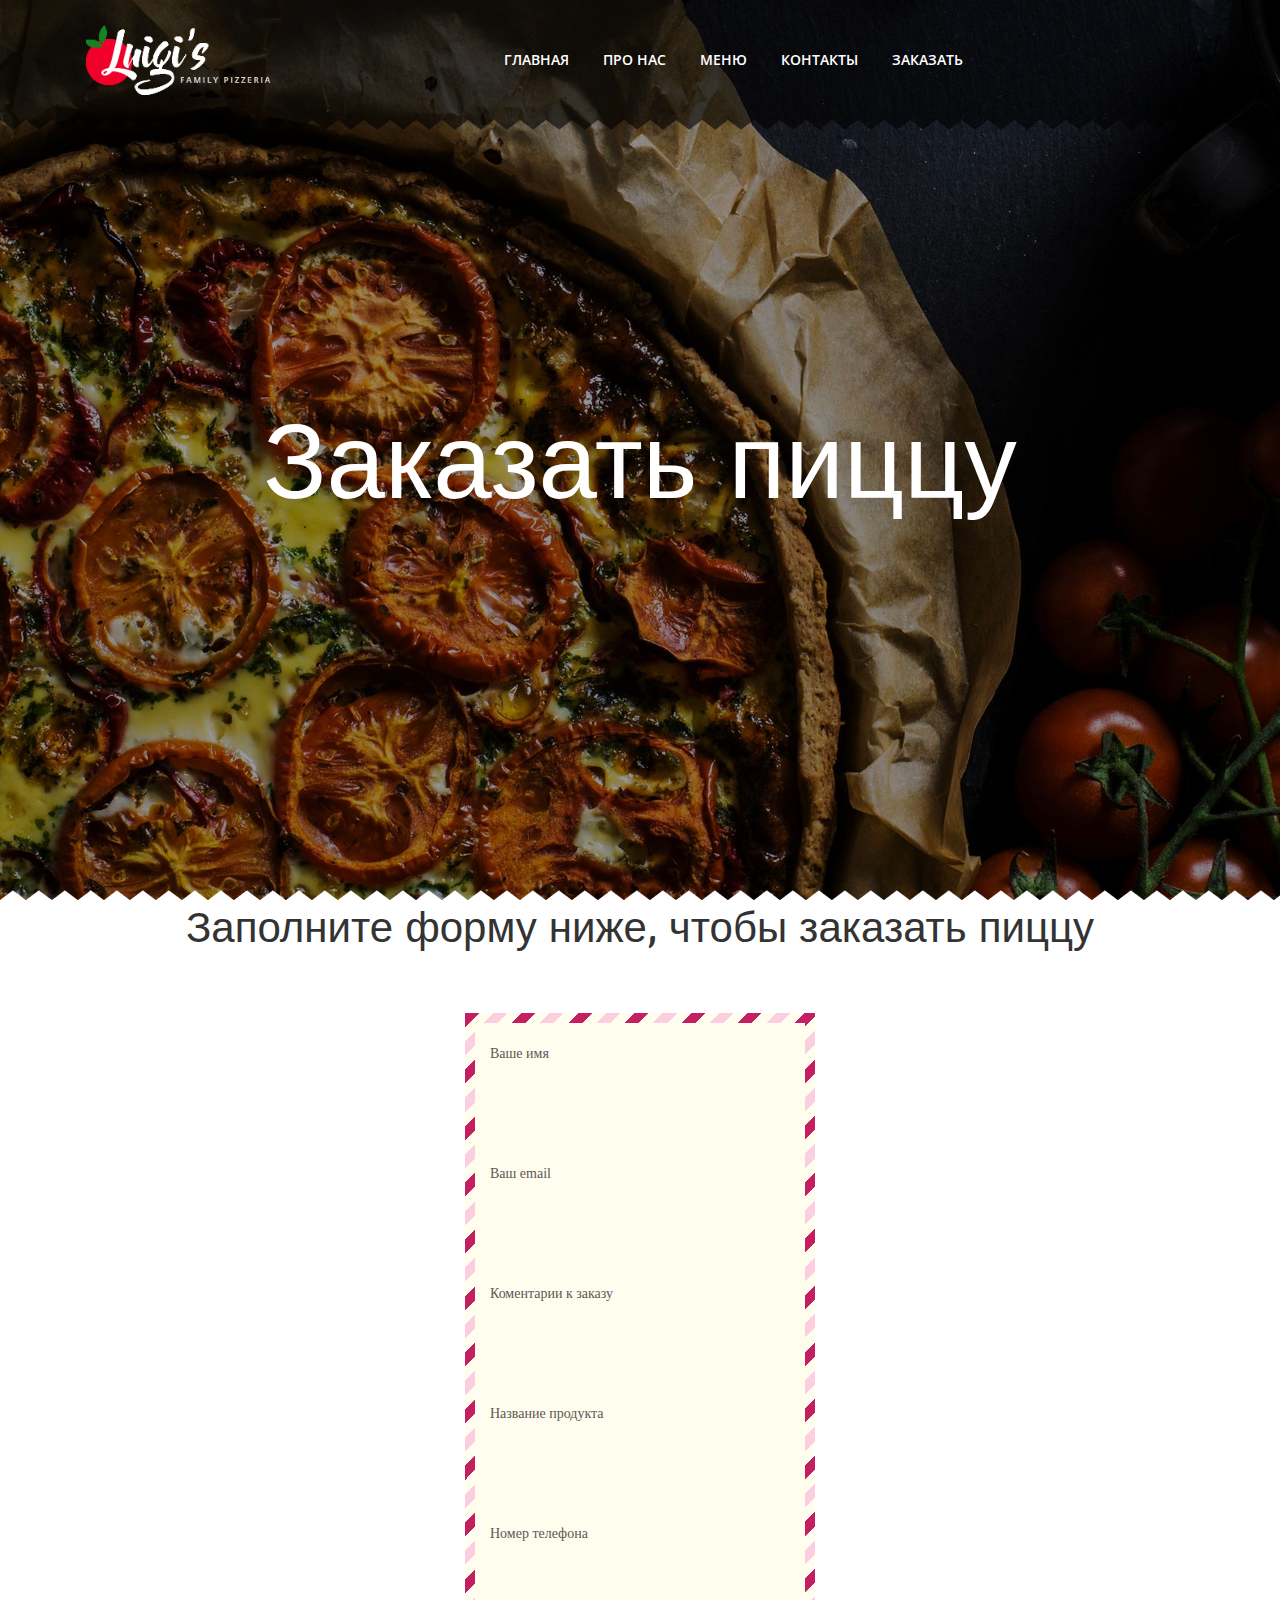
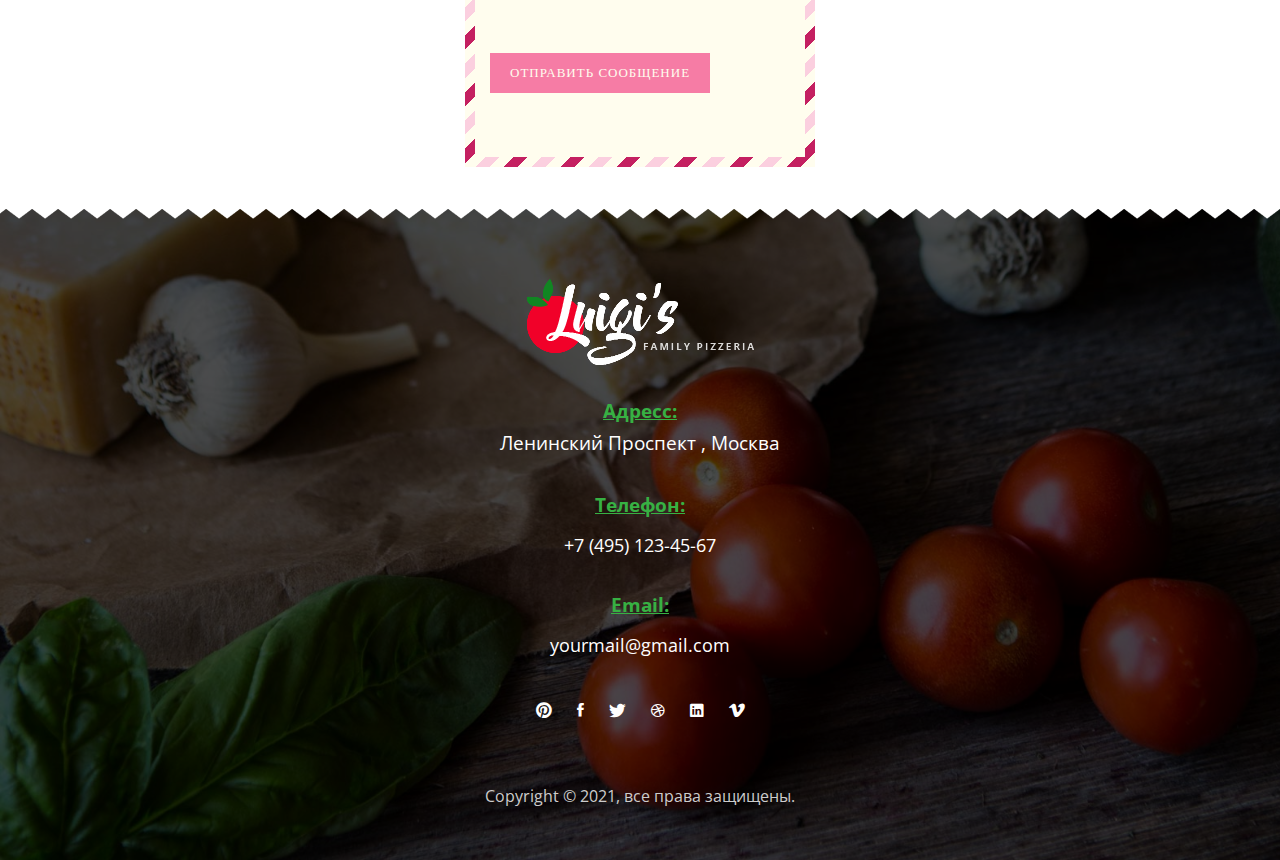
<file: zakaz.html>
<!DOCTYPE HTML>
<html lang="en">
<head>
        <title>Luigi's</title>
        <meta http-equiv="X-UA-Compatible" content="IE=edge">
        <meta name="viewport" content="width=device-width, initial-scale=1">
        <meta charset="UTF-8">

        <!-- Font -->
        <link href="https://fonts.googleapis.com/css?family=Open+Sans:400,600" rel="stylesheet">
        <link rel="stylesheet" href="fonts/beyond_the_mountains-webfont.css" type="text/css"/>

        <!-- Stylesheets -->
        <link href="plugin-frameworks/bootstrap.min.css" rel="stylesheet">
        <link href="plugin-frameworks/swiper.css" rel="stylesheet">
        <link href="fonts/ionicons.css" rel="stylesheet">
        <link href="common/styles.css" rel="stylesheet">
        <link rel="shortcut icon" href="images/heading_logo.png" type="image/png">
</head>
<body>

<header>
        <div class="container">
                <a class="logo" href="#"><img src="images/logo-white.png" alt="Logo"></a>

                <div class="right-area">
                        <!-- <h6><a class="plr-20 color-white btn-fill-primary" href="#">ORDER: +34 685 778 8892</a></h6> -->
                </div><!-- right-area -->

                <a class="menu-nav-icon" data-menu="#main-menu" href="#"><i class="ion-navicon"></i></a>

                <ul class="main-menu font-mountainsre" id="main-menu">
                        <li><a href="index.html">ГЛАВНАЯ</a></li>
                        <li><a href="02_about_us.html">ПРО НАС</a></li>
                        <li><a href="03_menu.html">МЕНЮ</a></li>
                        <li><a href="05_contact.html">КОНТАКТЫ</a></li>
                        <li><a href="zakaz.html">ЗАКАЗАТЬ </a></li>
                </ul>

                <div class="clearfix"></div>
        </div><!-- container -->
</header>

<section class="bg-1 h-900x main-slider pos-relative">
        <div class="triangle-up pos-bottom"></div>
        <div class="container h-100">
                <div class="dplay-tbl">
                        <div class="dplay-tbl-cell center-text color-white">

                                <h1 class="mt-30 mb-15">Заказать пиццу</h1>
                                <!-- <h5><a href="#" class="btn-primaryc plr-25"><b>SEE TODAYS MENU</b></a></h5> -->
                        </div><!-- dplay-tbl-cell -->
                </div><!-- dplay-tbl -->
        </div><!-- container -->
</section>

<center> <h3> Заполните форму ниже, чтобы заказать пиццу </h3></center>
<form
action="https://formspree.io/f/myybljkg"
method="POST"
class="postcard">
<div class="form-row">
<label for="name">
  Ваше имя
      <!-- <input type="name"  >--><textarea name="name"></textarea> 
</label></div>
<div class="form-row">
<label>
  Ваш email
  <textarea name="email" name="_replyto"></textarea>
</label></div>
<div class="form-row">
<label>
  Коментарии к заказу
  <textarea name="message"></textarea>
</label></div>
<div class="form-row">
    <label>
      Название продукта
      <textarea name="product_name"></textarea>
    </label></div>
    <div class="form-row">
        <label>
          Номер телефона
          <textarea name="Phone"></textarea>
        </label></div>
<div class="form-row">
<label>
      <input type="submit" value="Отправить сообщение">
</label></div>
      
​
<!-- your other form fields go here -->
​

</form>
<br>
<br>

      <style>
              * {
 box-sizing: border-box;
}
form {
 background: #F5E9D9;
}
.postcard {
 max-width: 350px;
 margin: 50px auto 0;
 padding: 20px;
 background: #fffdee;
 border: 10px solid transparent;
 border-image: 10 repeating-linear-gradient(135deg, #C42061, #C42061 10px, transparent 10px, transparent 20px, #FBCFDF 20px, #FBCFDF 30px, transparent 30px, transparent 40px);
 font-family: 'Playfair Display';
 color: #605756;
}
.form-row {
 margin-bottom: 15px;
}
.form-row input[type="text"], .form-row input[type="email"], .form-row textarea {
 width: 100%;
 padding: 0 10px;
 line-height: 35px;
 border-width: 0;
 outline: none;
 background: transparent url(https://html5book.ru/wp-content/uploads/2016/12/bg-form.png) bottom left repeat-x;
 background-size: 8px 35px;
 font-family: 'Playfair Display';
}
.form-row textarea {
 background-attachment: local;
 background-repeat: repeat;
 resize: none;
}
.form-row input[type="submit"] {
 padding: 10px 20px;
 margin-top: 10px;
 background: #F67CA5;
 border-width: 0;
 cursor: pointer;
 outline: none;
 font-family: 'Playfair Display';
 font-size: 13px;
 letter-spacing: 1px;
 color: #fffdee;
 text-transform: uppercase;
 transition: 1s cubic-bezier(.165, .84, .44, 1);
}
.form-row input[type=submit]:hover {
 background: #C42061;
}
      </style>

<!-- your other form fields go here -->


</form>
</div><!-- container -->



<footer class="pb-50  pt-70 pos-relative">
        <div class="pos-top triangle-bottom"></div>
        <div class="container-fluid">
                <a href="index.html"><img src="images/logo-white.png" alt="Logo"></a>

                <div class="pt-30">
                        <p class="underline-secondary"><b>Адресс:</b></p>
                        <p>Ленинский Проспект , Москва </p>
                </div>

                <div class="pt-30">
                        <p class="underline-secondary mb-10"><b>Телефон:</b></p>
                        <a href="tel:+7 (495) 123-45-67 ">+7 (495) 123-45-67 </a>
                </div>

                <div class="pt-30">
                        <p class="underline-secondary mb-10"><b>Email:</b></p>
                        <a href="mailto:yourmail@gmail.com"> yourmail@gmail.com</a>
                </div>

                <ul class="icon mt-30">
                        <li><a href="#"><i class="ion-social-pinterest"></i></a></li>
                        <li><a href="#"><i class="ion-social-facebook"></i></a></li>
                        <li><a href="#"><i class="ion-social-twitter"></i></a></li>
                        <li><a href="#"><i class="ion-social-dribbble-outline"></i></a></li>
                        <li><a href="#"><i class="ion-social-linkedin"></i></a></li>
                        <li><a href="#"><i class="ion-social-vimeo"></i></a></li>
                </ul>

                <p class="color-light font-9 mt-50 mt-sm-30"><!-- Link back to Colorlib can't be removed. Template is licensed under CC BY 3.0. -->
Copyright &copy; 2021, все права защищены.
<!-- Link back to Colorlib can't be removed. Template is licensed under CC BY 3.0. --></p>
        </div><!-- container -->
</footer>

<!-- SCIPTS -->
<script src="plugin-frameworks/jquery-3.2.1.min.js"></script>
<script src="plugin-frameworks/bootstrap.min.js"></script>
<script src="plugin-frameworks/swiper.js"></script>
<script src="common/scripts.js"></script>

</body>
</html>
</file>
<file: fonts/beyond_the_mountains-webfont.css>
/*! Generated by Font Squirrel (https://www.fontsquirrel.com) on August 7, 2018 */



@font-face {
    font-family: 'beyond_the_mountainsregular';
    src: url('beyond_the_mountains-webfont.woff2') format('woff2'),
         url('beyond_the_mountains-webfont.woff') format('woff');
    font-weight: normal;
    font-style: normal;

}
</file>
<file: common/styles.css>
/*
====================================================

* 	[Master Stylesheet]

	Theme Name :
	Version    :
	Author     :
	Author URI :

====================================================

	TOC

	1. PRIMARY STYLES
	2. COMMONS FOR PAGE DESIGN
	3. HEADER
	4. INTRO SECTION
	5. PORFOLIO SECTION
	6. ABOUT SECTION
	7. EXPERIENCE SECTION
	8. EDUCATION SECTION
	9. COUNTER SECTION
	10. FOOTER

====================================================


/* ---------------------------------
1. PRIMARY STYLES
--------------------------------- */

html { font-size: 100%; overflow-x: hidden; width: 100%; margin: 0px; padding: 0px; touch-action: manipulation;}

body { font-size: 14px; font-family: 'Open Sans', sans-serif; width: 100%; height: 100%; margin: 0; font-weight: 400; -webkit-font-smoothing: antialiased;
        -moz-osx-font-smoothing: grayscale; word-wrap: break-word; overflow-x: hidden; color: #333; }

h1, h2, h3, h4, h5, h6, p, a, ul, span, li, img, inpot, button { margin: 0; padding: 0; }

h1, h2, h3, h4, h5, h6 { line-height: 1.5; font-weight: inherit; }

h1, h2, h3, .font-beyond { font-family: 'beyond_the_mountainsregular', sans-serif; }

p { line-height: 1.7; font-size: 1.05em; font-weight: 400; color: #555; }

h1 { font-size: 7.5em; line-height: 1.4; }

h2 { font-size: 4em; line-height: 1.4; }

h3 { font-size: 3em; }

h4 {   font-size: 1.8em; }

h5 { font-size: 1.3em; }

h6 {  font-size: .95em; letter-spacing: 1px; }

a, button { display: inline-block; text-decoration: none; color: inherit; line-height: 1.3; -webkit-transition: all .25s ease-in-out; transition: all .25s ease-in-out;}

a:focus, a:active, a:hover,
button:focus, button:active, button:hover,
a b.light-color:hover { text-decoration: none; color: #EF0031;}

b {  font-weight: 700; }

img { width: 100%;}

li { list-style: none; display: inline-block; line-height: 1.6; font-size: .9em; }

span { display: inline-block; }

button { outline: 0; border: 0; background: none; cursor: pointer; }

.icon { font-size: 1.1em;display: inline-block;line-height: inherit; }

[class^="icon-"]:before, [class*=" icon-"]:before { line-height: inherit; }

b.max-bold { font-weight: 700; }

input:focus,
textarea:focus { outline-color: #EF0031; }

::placeholder { color: #aaa; font-weight: 700; }

:-ms-input-placeholder { color: #aaa; font-weight: 700; }

:-ms-input-placeholder { color: #aaa; font-weight: 700; }

.card { border-radius: 0px; border: 0px; background: none; box-shadow: none; }

.card .bg-white {
        height: 100%;
        border-radius: 2px;
        box-shadow: 1px 1px 20px -10px rgba(0, 0, 0, .3);
}

.card i { font-size: 1.2em;}



/* RESPONSIVE */

@media only screen and (max-width: 1200px) {

        h1 { font-size: 6em; }
}

@media only screen and (max-width: 767px) {

        p {  line-height: 1.4;  }

        h1 { font-size: 4em;  }

        h2 { font-size: 3em; }
}

@media only screen and (max-width: 575px) {

        body {  font-size: 13px;  }

        h1 {   font-size: 3em;  }

        h2 { font-size: 2.5em; }
}


/* ---------------------------------
3. HEADER
--------------------------------- */

header {
        position: absolute;
        top: 0;
        left: 0;
        right: 0;
        text-align: center;
        z-index: 1000;
        padding: 25px 0;
        font-weight: 600;
        color: #fff;
}

header:after {
        content: '';
        height: 10px;
        position: absolute;
        bottom: -10px;
        left: 0;
        right: 0;
        background: url(../images/triangle_bg_black.png) repeat-x;
        background-size: 26px 10px;
        opacity: .6;
}

header:before {
        content: '';
        position: absolute;
        top: 0;
        bottom: 0px;
        left: 0;
        right: 0;
        background: #000;
        z-index: -1;
        opacity: .6;
}

header i {
        font-size: 1.1em;
}

/* BOTTOM HEADER */

header:after {
        content: '';
        clear: both;
}

header .logo {
        float: left;
        height: 70px;
}

header .logo img {
        height: 100%;
        width: auto;
}

header ul.main-menu > li > a {
        height: 100%;
        line-height: 70px;
        padding: 0px 15px;
}

/* SEARCH AREA */

header .right-area {
        float: right;
        height: 100%;
        height: 70px;
        padding: 10px 0;
        position: relative;
        font-size: 1.2em;
}

/* HAMBURGER ICON */

header .menu-nav-icon {
        display: inline-block;
        font-size: 30px;
        line-height: 60px;
        display: none;
        cursor: pointer;
        color: #fff;
}

/* DROPDOWN MENU STYLING */

header .main-menu {
        font-size: 1.1em;
}

header .main-menu li.drop-down {
        position: relative;
        text-align: left;
}

header .main-menu li.drop-down > ul.drop-down-menu {
        display: none;
        position: absolute;
        top: 70px;
        left: 0;
        min-width: 180px;
        box-shadow: 0px 3px 10px rgba(0, 0, 0, .3);
        background: #fff;
        color: #111;
}

header .main-menu li.drop-down > ul.drop-down-menu li {
        display: block;
        border-top: 1px solid #ddd;
}

header .main-menu li.drop-down > ul.drop-down-menu li > a {
        display: block;
        padding: 17px 20px;
}

header .main-menu i {
        margin-left: 10px;
}

/* DROPDOWN HOVER */

header .main-menu li.drop-down a.mouseover + ul.drop-down-menu {
        display: block;
        animation: full-opacity-anim .2s forwards;
}

@keyframes full-opacity-anim {
        0% {
                opacity: 0;
        }
        100% {
                opacity: 1;
        }
}

/* RESPONSIVE */

@media only screen and (max-width: 1200px) {

}

@media only screen and (max-width: 992px) {

        header {
                font-size: 1em;
        }

        header .logo {
                height: 60px;
        }

        header ul.main-menu > li > a {
                padding: 0 5px;
                line-height: 60px;
        }

        /* SEARCH AREA */
        header .right-area {
                height: 60px;
        }

}

@media only screen and (max-width: 767px) {

        header { color: #111; }

        header .right-area { color: #fff; }

        /* MAIN MENU */

        header .main-menu { display: none; position: absolute; top: 110px; left: 0; right: 0; float: none; opacity: 0; z-index: 1; height: auto; text-align: left; background: #fff; }

        header .main-menu.visible-menu { display: block; box-shadow: 0 4px 20px -10px rgba(0, 0, 0, .4); animation: full-opacity-anim .2s forwards ease; }

        @keyframes full-opacity-anim {  100% { opacity: 1; }  }

        header .main-menu > li { display: block; }

        header ul.main-menu > li > a { display: block; height: auto; line-height: 1; padding: 15px; border-top: 1px solid #eee; }

        /* HAMBURGER ICON */

        header .menu-nav-icon { display: block; }

        /* DROPDOWN  */

        header .main-menu li.drop-down > ul.drop-down-menu { position: static; box-shadow: none; }

        header .main-menu li.drop-down > ul.drop-down-menu li { border-top: 1px solid #eee; }

        header .main-menu li.drop-down > ul.drop-down-inner li:first-child { border-top: 1px solid #ddd; }

        /* DROPDOWN HOVER */

        header .main-menu li.drop-down > ul.drop-down-menu li a { padding-left: 25px; }

        header .main-menu li.drop-down > ul.drop-down-inner li a { padding-left: 35px; }
}

@media only screen and (max-width: 575px) {

        header { padding: 15px 0 25px; }

        header .right-area { width: 100%; float: none; clear: both; border-top: 1px solid rgba(255, 255, 255, .2); border-left: 0; }

        header ul.main-menu > li > a { padding: 15px; }

        header .logo { margin-bottom: 15px; }

        /* HAMBURGER ICON */

        .menu-nav-icon { position: absolute; top: 15px; right: 0; padding: 0 20px; }

        header .right-area { padding-top: 15px; }

        header .main-menu { top: 90px; }
}

@media only screen and (max-width: 359px) {

        header .heading-wrapper { padding: 30px 20px 20px; }

        header .info .icon { font-size: 25px; }

        header .info .right-area { margin-left: 35px; }
}


/* ---------------------------------
2. SLIDER
--------------------------------- */

.main-slider{ position: relative; z-index: 1; }

.main-slider:after{content: ''; position: absolute; top: 0; left: 0; right: 0; bottom: 0; z-index: -1; background: rgba(0,0,0,.4); }

.triangle-bottom{
        position: relative;
}

.triangle-bottom:after {
        content: '';
        height: 10px;
        position: absolute;
        top: 0px;
        left: 0;
        right: 0;
        background: url(../images/triangle_bg.png) repeat-x;
        background-size: 26px 10px;
        transform: rotate(180deg); -webkit-transform: rotate(180deg);
}

.triangle-up:after {
        content: '';
        height: 10px;
        position: absolute;
        bottom: 0px;
        left: 0;
        right: 0;
        background: url(../images/triangle_bg.png) repeat-x;
        background-size: 26px 10px;
}
.pos-top{ position: absolute; top: 0; left: 0; right: 0;  }
.pos-bottom{ position: absolute; bottom: 0; left: 0; right: 0; }


/* ---------------------------------
3. COMMON FOR CURRENT
--------------------------------- */

section {
        padding: 100px 0 70px;
}

.heading {
        position: relative;
        text-align: center;
        margin-bottom: 70px;
}

.heading-img {
        height: auto;
        width: 40px;
        margin-bottom: 20px;
}

.story-area {
        position: relative;
        background: #fff;
}

.story-bg {
        position: absolute;
        top: 50%;
        bottom: 0;
        opacity: .6;
        width: 200px;
        -webkit-transform: translate(0, -50%);
        transform: translate(0, -50%);
}

.story-bg.left { left: 0; }

.story-bg.right { right: 0;}

/* RESPONSIVE */

@media only screen and (max-width: 992px) {

        .story-bg { width: 200px;  }

        section { padding: 70px 0 40px;  }

        .heading { margin-bottom: 60px;  }
}
@media only screen and (max-width:767px) {

        .story-bg { width: 200px;  }

        section { padding: 60px 0 30px;  }

        .heading { margin-bottom: 50px;  }
}

@media only screen and (max-width: 576px) {

        .heading { margin-bottom: 40px;  }
}


/* ---------------------------------
3. COMMONS FOR PAGE DESIGN
--------------------------------- */

/*ICONS*/

.icon-gradient{ display: block; height: 80px; width: 80px;  background: url(../images/icons.png) no-repeat; background-size: cover; background-position: 0; }

.icon-gradient.icon-pizza{ background-position: 0 0; }
.icon-gradient.icon-sea-food{ background-position: -239px 0; }
.icon-gradient.icon-pasta{ background-position:-159px 0; }
.icon-gradient.icon-salad{ background-position: -79px 0; }


.icon-box{ display: block; height: 50px; width: 50px;  background: url(../images/icon-boxes.png) no-repeat; background-size: cover; background-position: 0; }

.icon-box.icon-pizza{ background-position: 0 0; }
.icon-box.icon-ingradient{ background-position: -49px 0; }
.icon-box.icon-cshef{ background-position: -99px 0; }


/*RESPONSIVE*/

@media only screen and (max-width: 992px) {

        .icon-gradient{  height: 70px; width: 70px;  }

        .icon-gradient.icon-sea-food{ background-position: -209px 0; }

        .icon-gradient.icon-pasta{ background-position: -139px 0; }

        .icon-gradient.icon-salad{ background-position: -69px 0; }
}

@media only screen and (max-width:767px) {

        .icon-gradient{  height: 60px; width: 60px;  }

        .icon-gradient.icon-sea-food{ background-position:  -179px 0; }

        .icon-gradient.icon-pasta{ background-position: -119px 0; }

        .icon-gradient.icon-salad{ background-position: -59px 0; }
}

@media only screen and (max-width: 576px) {

        .icon-gradient{  height: 50px; width: 50px;  }

        .icon-gradient.icon-sea-food{ background-position:  -149px 0; }

        .icon-gradient.icon-pasta{ background-position: -99px 0; }

        .icon-gradient.icon-salad{ background-position: -49px 0; }
}

/*SWIPER*/

.swiper-pagination-bullet{ background: #FFFFFF; opacity: 1;  }

.swiper-pagination-bullet-active{ background: #ED0037; }

.dplay-tbl {  display: table;  height: 100%; width: 100%;}

.dplay-tbl-cell {display: table-cell; vertical-align: middle; }

.oflow-hidden { overflow: hidden; }

.oflow-visible { overflow: visible; }

.dplay-none { display: none; }

.dplay-block { display: block; }

.dplay-inl-block { display: inline-block; }

.opacty-1 {  opacity: .1; }

.opacty-2 { opacity: .2; }

.opacty-3 { opacity: .3; }

.opacty-4 { opacity: .4; }

.opacty-5 { opacity: .5; }

.opacty-6 {  opacity: .6; }

.opacty-7 { opacity: .7; }


/*RESPOSNSIVE*/

@media only screen and (max-width:992px) {

        .dplay-md-none{ display: none; }
}

@media only screen and (max-width:767px) {

        .dplay-sm-none{ display: none; }
}



/* POSITION */

.pos-relative { position: relative; z-index: 1; }

.abs { position: absolute;z-index: 1; }

.abs-tlr { position: absolute; top: 0; left: 0; right: 0; z-index: 1; }

.abs-tlr-30 { position: absolute; top: 30px; left: 30px; right: 30px; z-index: 1; }

.abs-blr { position: absolute; bottom: 0; left: 0; right: 0; z-index: 1; }

.abs-tl { position: absolute; top: 0; left: 0; z-index: 1; }

.abs-bl { position: absolute; bottom: 0; left: 0; z-index: 1; }

.abs-tbl { position: absolute; top: 0; bottom: 0; left: 0; z-index: 1; }

.abs-br { position: absolute; bottom: 0; right: 0; z-index: 1; }

.abs-tbr { position: absolute; top: 0; bottom: 0; right: 0; z-index: 1; }

.abs-tblr { position: absolute; top: 0; bottom: 0; left: 0; right: 0; z-index: 1; }

.abs-center { position: absolute; top: 50%; left: 50%; z-index: 1; -webkit-transform: translate(-50%, -50%); transform: translate(-50%, -50%); }

.z--1 { z-index: -1; }

.z-1 { z-index: 1; }

.z-10 { z-index: 10; }


/* ALIGNMENT */

.float-left {float: left !important;}

.float-right { float: right !important;}

.center-text { text-align: center!important; }

.left-text { text-align: left !important; }

.right-text { text-align: right !important;}

@media only screen and (max-width: 767px) {

        .center-sm-text{ text-align: center!important; }

        .left-sm-text { text-align: left !important;}
}

/* LINE HEIGHT */

.lh-1 { line-height: 1; }

.lh-1-1 { line-height: 1.1;}

.lh-1-2 { line-height: 1.2;}

.lh-1-3 { line-height: 1.3;}

.lh-1-4 { line-height: 1.4;}

.lh-30 { line-height: 30px;}

.lh-35 { line-height: 35px;}

.lh-40 { line-height: 40px;}

.lh-50 { line-height: 50px;}

.lh-60 { line-height: 60px;}

.lh-70 { line-height: 70px;}


/* FONTS */

.font-5 { font-size: .5em; }

.font-6 { font-size: .6em; }

.font-7 { font-size: .7em; }

.font-75 { font-size: .75em; }

.font-8 { font-size: .8em; }

.font-85 { font-size: .85em; }

.font-9 { font-size: .9em; }

.font-11 {  font-size: 1.1em; }

.font-12 { font-size: 1.2em; }

.font-13 { font-size: 1.3em; }

.font-14 { font-size: 1.4em; }

.font-15 { font-size: 1.5em; }

.font-16{ font-size: 1.6em; }

.font-17 { font-size: 1.7em; }

.font-18 { font-size: 1.8em; }

.font-20 { font-size: 2em; }

.font-23{  font-size: 2.3em; }

.font-25{  font-size: 2.5em; }

.font-30{  font-size: 3em; }

.font-40{  font-size: 4em; }


/* RESPONSIVE */

@media only screen and (max-width: 1200px) {

        .dplay-lg-none { display: none; }
}

@media only screen and (max-width: 992px) {

}

@media only screen and (max-width: 767px) {

        .float-sm-none { float: none !important; }

        .center-sm-text { text-align: center !important; }

        .pos-sm-static { position: static; }

        .font-sm-13 { font-size: 1.3em; }

        .font-sm-15 { font-size: 1.5em; }

        .font-sm-20 { font-size: 2em; }
}

@media only screen and (max-width: 575px) {

        .pos-xs-relative { position: relative; z-index: 1; }

        .pos-xs-static { position: static; z-index: 1; }

        .dplay-xs-block { display: block; }

        .text-xs-center { text-align: center; }
}

/* COLOR */

.color-white {
        color: #fff !important;
}

.color-green {
        color: #36D98A;
}

.color-ash {
        color: #aaa;
}

.color-ccc {
        color: #ccc;
}

.color-grey {
        color: #ccc;
}

.color-primary {
        color: #EF0031;
}

.color-black { color: #111; }

.color-semi-black { color: #555; }

.color-lt-black { color: #888; }

.color-facebook {
        color: #365B99;
}

.color-twitter {
        color: #58ADEE;
}

.color-google { color: #E14A3D; }

/* BACKGROUND COLOR*/

.bg-seller{ background: url(../images/sellers-1-1600x1600.jpg)  no-repeat; background-size: cover; position: relative; z-index: 1; }

.bg-seller:after{ content: ""; position: absolute; top: 0; left: 0; right: 0; bottom: 0; z-index: -1; background: rgba(0,0,0,.85); }

.bg-191 { background: #191919; }

.bg-primary { background: #EF0031 !important; }

.bg-2-white { background: #F2F2F2; }

.bg-1-white { background: #F8F8F8; }

.bg-black { background: #000000; }

.bg-tp-5 { background: rgba(0, 0, 0, .5); }

.bg-lite-blue{ background: #F4F8F9; }

.bg-semi-blue{ background: #dae0e1; }

.bg-trinagle-primary{ position: absolute; top: 0; left: 0; width: 100%; height: 100%; background: #EF002E;
        -wekit-transform-origin: right bottom; transform-origin: right bottom;
        -wekit-transform: translateX(50px) rotate(-55deg) scale(2); transform: translateX(50px) rotate(-55deg) scale(2); }


/* PANEL  */

.panel-area .panel-title{ padding: 15px 20px; cursor: pointer; position: relative; background: #EFF6F7; border-bottom: 3px solid #ED0037; }

.panel-area .panel-title:after{ content:''; position:absolute; top: 0; bottom: 0; left: 0; right: 0;z-index: -1; transition: all .2s; opacity: 1;  }

.panel-area .panel-desc{ max-height: 0; overflow: hidden; opacity: 0;transition: opacity .25s .1s, transform .1s; transform: scaleY(0); transform-origin: top; }

.panel-area .panel-title .icon{ float: right; font-size: .7em; margin-top: 5px; }

.panel-area .panel-title.active { background: #ED0037; }

.panel-area .panel-title a { color: #333333;  }

.panel-area .panel-title.active a { color: #FFFFFF;  }

.panel-area .panel-title.active:after{ opacity: 0; }

.panel-area .panel-title.active + .panel-desc{ opacity: 1; padding-top: 20px; max-height: 1000px; transform: scaleY(1);}

.panel-area .panel-title .icon.plus,
.panel-area .panel-title.active .icon.minus{ display: block; }

.panel-area .panel-title .icon.minus,
.panel-area .panel-title.active .icon.plus{ display: none; }


/*IMAGES*/

.ïmg-200x{ height: 200px; width: 200px; }


/*RIBBONS*/

.ribbon-cont{  display: inline-block; padding: 0px 30px 0px 20px; position: absolute; top: 35%; left: 4px; z-index: 1; line-height: 30px;  font-size: 1.07em; }

.ribbon { position: absolute;top: 0;left: 0;right: 0;bottom: 0; z-index: -1; border: 15px solid #F1002A; border-left:  0; border-right: 15px solid transparent;  width:   100%; }
.ribbon.primary{ border-color: #F1002A; border-right-color:  transparent; }
.ribbon.secondary{ border-color: #1F8330; border-right-color:  transparent;  }
.ribbon.white{ border-color: #ffffff; border-right-color:  transparent;  }


.circle-50 { height: 50px; width: 50px; border-radius: 50px; }

.circle-60 {
        height: 60px;
        width: 60px;
        border-radius: 60px;
}

.circle-70 {
        height: 70px;
        width: 70px;
        border-radius: 70px;
}

.circle-80 {
        height: 80px;
        width: 80px;
        border-radius: 80px;
}

/* BACKGROUND IMAGE */

.img-bg {
        position: absolute;
        top: 0;
        bottom: 0;
        left: 0;
        right: 0;
        z-index: -1;
}


.bg-1 { background: url(../images/slider_1_1920_1200.jpg) no-repeat center; background-size: cover; }

.bg-2 {   background: url(../images/story_bg_1.png) no-repeat center; background-size: 100%; }

.bg-3 {  background: url(../images/story_bg_2.png) no-repeat center;  background-size: 100%; }

.bg-4 {  background: url(../images/slider_2_1920_600.jpg) no-repeat center;  background-size: cover; }

.bg-5 {  background: url(../images/slider_3_1920_600.jpg) no-repeat center;  background-size: cover; }

.bg-6 {  background: url(../images/slider_4_1920_600.jpg) no-repeat center;  background-size: cover; }

.bg-7 {  background: url(../images/slider_5_1920_600.jpg) no-repeat center;  background-size: cover; }

.bg-8 {  background: url(../images/slider_6_1920_600.jpg) no-repeat center;  background-size: cover; }

.bg-grad-layer-6:after { content: ''; position: absolute; top: 0; bottom: 0; left: 0; right: 0; z-index: -1; opacity: .6;
        background: linear-gradient(to top, #000 0%, rgba(0, 0, 0, .4) 100%); }

.bg-layer-4:after { content: ''; position: absolute; top: 0; bottom: 0; left: 0; right: 0; z-index: -1; opacity: .50; background: #111; }

.bg-layer-6:after { content: ''; position: absolute; top: 0; bottom: 0; left: 0; right: 0; z-index: -1; opacity: .60; background: #111; }

.bg-layer-7:after { content: ''; position: absolute; top: 0; bottom: 0; left: 0; right: 0; z-index: -1; opacity: .7; background: #111; }

.bg-white {  background: #fff; }



/* RESPONSIVE */

@media only screen and (max-width: 767px) {

        .bg-sm-color-6 {  background: rgba(0, 0, 0, .6); }

        .bg-sm-color-7 {  background: rgba(0, 0, 0, .7); }
}

/* BORDER */

.brder-grey { border: 1px solid #ccc; }

.brder-t-grey { border-top: 1px solid #ccc; }

.brder-t-light{ border-top: 1px solid #ddd; }

.brder-r-ash-3{ border-right: 3px solid #aaa; }

.brder-r-lite-black-2{ border-right: 2px solid #777; }

.brder-lr-lite-black-2{ border-left: 2px solid #777; border-right: 2px solid #777; }

.brder-tlr-grey {
        border: 1px solid #ccc;
        border-bottom: 0;
}

.brder-blr-grey {
        border: 1px solid #ccc;
        border-top: 0;
}

.brdr-ash-1 {
        height: 1px;
        background: #aaa;
}

.brdr-grey-1 {
        height: 1px;
        background: #ddd;
}

.brdr-b-primary{ border-bottom: 2px solid #EF0031; }

.brdr-primary-2{ border: 2px solid #EF0031; }

.brdr-primary-3{ border: 3px solid #EF0031; }

.brdr-style-1{  position: absolute;left: 0; right: 0; bottom: 0; ; z-index: 1; height: 8px; }
.brdr-style-1:after{ content:''; display: block; height: 60%; background: #1F8330;  z-index: 1; }
.brdr-style-1:before{content:'';  height: 40%; display: block; background: #FFFFFF;  z-index: 1; }


/* LINK STYLING	 */

.link-brdr-btm-primary {
        position: relative;
        padding-bottom: 5px;
        -webkit-transition: all .2s;
        transition: all .2s;
}

.link-brdr-btm-primary:after {
        content: '';
        position: absolute;
        left: 0;
        right: 0;
        bottom: 0;
        height: 2px;
        background: #EF0031;
        -webkit-transition: all .2s;
        transition: all .2s;
        -webkit-transform-origin: right;
        transform-origin: right;
}

.link-brdr-btm-primary:hover {
        -webkit-transform: translateY(-1px);
        transform: translateY(-1px);
}

.link-brdr-btm-primary:hover:after {
        -webkit-transform: scale(0);
        transform: scale(0);
}

/* BUTTON STYLING */

.btn-brdr-primary { text-align: center; height: 45px; line-height: 43px; border: 1px solid #EF0031; color: #EF0031; border-radius: 2px; }

.btn-brdr-primary:hover { background: #EF0031; color: #FFFFFF; }

.btn-primaryc { position: relative; text-align: center; height: 55px; line-height: 50px; background: #EF0031; color: #fff; border-radius: 3px; z-index: 1; }

.btn-primaryc.secondary{ background: #118522; }

.btn-primaryc:after { content: ''; position: absolute; bottom: 0; left: 0; right: 0; height: 3px; background: #1F8330; z-index: -2; -webkit-transition: all .1s ease-in;
        transition: all .1s .1s ease-in; }

.btn-primaryc:before { content: ''; position: absolute; bottom: 3px; left: 0; right: 0; height: 2px; background: #FFFFFF; z-index: -1;
        -webkit-transition: all .1s  .2s ease-in; transition: all .1s  ease-in; }

.btn-primaryc:hover { color: #111 }

.btn-primaryc:hover:after { height: 100%; }

.btn-primaryc:hover:before { height: 100%;  border: 1px solid #1F8330; }

.btn-brdr-grey { text-align: center; height: 45px; line-height: 43px; border: 1px solid #ccc; border-radius: 2px; }

.btn-brdr-grey:hover {border: 1px solid #EF0031;background: #EF0031;color: #000; }

.btn-fill-primary { text-align: center; height: 55px; line-height: 53px; border: 1px solid #EF0031; background: #EF0031; border-radius: 2px; color: #FFFFFF; }

.btn-fill-primary.secondary {  height: 55px; line-height: 53px; border: 1px solid #1F8330; background: #1F8330; }

.btn-fill-primary:hover { background: none; color: #EF0031; }
.btn-fill-primary.secondary:hover { background: none; color: #1F8330; }

.btn-fill-grey { text-align: center; height: 45px; line-height: 43px; border: 1px solid #ccc; background: #ccc; border-radius: 2px; color: #111; }

.btn-fill-grey:hover { border: 1px solid #EF0031; background: none; color: #000; }

.btn-b-lg { font-size: 1em; height: 55px; line-height: 55px; }

.btn-b-md { font-size: .9em; height: 35px; line-height: 35px; }

.btn-b-sm { font-size: .9em; height: 30px; line-height: 28px; }


/* FORM INPUT STYLING */

.nwsltr-primary-1 { position: relative; }

.nwsltr-primary-1 input {
        height: 45px;
        display: block;
        width: 100%;
        padding: 0 65px 0 20px;
        border: 1px solid #EF0031;
}

.nwsltr-primary-1 button {
        position: absolute;
        top: 1px;
        bottom: 1px;
        right: 1px;
        width: 45px;
        text-align: center;
        background: #EF0031;
        color: #000;
}

.nwsltr-primary-1 button i {
        font-size: 1.3em;
}

.nwsltr-primary-1 button:hover {
        background: #000;
        color: #fff;
}

.form-block input,
.form-block textarea {
        display: block;
        width: 100%;
}

/*FORM*/

.form-style-1 textarea,
.form-style-1 input{ display: block; width: 100%; padding: 0 20px;  border: 0px; border-bottom: 3px solid transparent; background: #EFF6F7; height: 50px;
        outline: 0; -webkit-transition: all .2s ease-in;  transition: all .2s ease-in; }

.form-style-1 textarea:focus,
.form-style-1 input:focus,
.form-style-1 textarea:active,
.form-style-1 input:active{ border-bottom: 3px solid #EF0031; }

.placeholder-1 ::-webkit-input-placeholder { font-style: italic; color: #aaa; font-size: .9em;  }
.placeholder-1 ::-moz-placeholder { font-style: italic; color: #aaa; font-size: .9em; }
.placeholder-1 :-ms-input-placeholder { font-style: italic; color: #aaa; font-size: .9em;  }
.placeholder-1 :-moz-placeholder { font-style: italic; color: #aaa; font-size: .9em;  }


.form-bold input,
.form-bold textarea {
        font-weight: 700;
}

.form-plr-15 input,
.form-plr-15 textarea {
        padding: 0 15px;
}

.form-plr-20 input,
.form-plr-20 textarea {
        padding: 0 20px;
}

.form-h-35 input {
        height: 35px;
}

.form-h-40 input {
        height: 40px;
}

.form-h-45 input {
        height: 45px;
}

.form-h-50 input {
        height: 50px;
}

.form-h-55 input {
        height: 55px;
}

.form-mb-20 input,
.form-mb-20 textarea {
        margin-bottom: 20px;
}

.form-brdr-grey input,
.form-brdr-grey textarea {
        border: 1px solid #ccc;
}

.form-brdr-lite-white input,
.form-brdr-lite-white textarea {
        border: 1px solid #ddd;
}

.form-brdr-b-grey input,
.form-brdr-b-grey textarea {
        outline: 0;
        border: 0px;
        border-bottom: 1px solid #ccc;
}

.form-brdr-b-grey input:focus,
.form-brdr-b-grey textarea:focus {
        border-bottom: 1px solid #EF0031;
}

.form-brdr-b input,
.form-brdr-b textarea {
        outline: 0;
        background: none;
        border: 0;
        border-bottom: 1px solid #ccc;
}

.form-bg-white input,
.form-bg-white textarea {
        background: #fff;
        border: 1px solid #eee;
}

/* SIDED SECTION */

.sided-half { overflow: hidden; }

.sided-half .s-left { float: left; }

.sided-half .s-right { float: right; }

.sided-70 { position: relative; }

.sided-70 .s-left { position: absolute; top: 0; left: 0; height: 70px; width: 70px; }

.sided-70 .s-left.rounded img { border-radius: 70px; overflow: hidden; }

.sided-70 .s-right { min-height: 70px; }

.sided-80x { position: relative; }

.sided-80x .s-left { position: absolute; top: 0; left: 0; height: 80px; width: 80px; }

.sided-80x .s-left.rounded img { border-radius: 80px; overflow: hidden; }

.sided-80x .s-right { margin-left: 95px; min-height: 80px; }

.sided-70x { position: relative; }

.sided-70x .s-left { position: absolute; top: 0; left: 0; height: 70px; width: 70px; }

.sided-70x .s-left.rounded img { border-radius: 70px; overflow: hidden; }

.sided-70x .s-right { margin-left: 85px; min-height: 70px; }

.sided-80x .s-left .v-icn { position: absolute; top: 50%; left: 50%; margin: -15px 0 0 -15px; height: 30px; width: 30px; border-radius: 30px;
        background: rgba(255, 255, 255, .5); text-align: center; }

.sided-80x .s-left .v-icn i { line-height: 30px; text-shadow: 1px 1px 5px #000; color: #fff; }

/*SIDED 90x*/

.sided-90x { position: relative; }

.sided-90x .s-left { position: absolute; top: 0; left: 0; height: 90px; width: 90px; }

.sided-90x .s-left.rounded img { border-radius: 90px; overflow: hidden; }

.sided-90x .s-right { margin-left: 115px; min-height: 90px; }


/*SIDED 130x*/

.sided-130x { position: relative; }

.sided-130x .s-left { position: absolute; top: 0; left: 0; height: 130px; width: 130px; }

.sided-130x .s-left.rounded img { border-radius: 130px; overflow: hidden; }

.sided-130x .s-right { margin-left: 150px; min-height: 130px; }


/*SIDED 150x*/

.sided-150x { position: relative; }

.sided-150x .s-left { position: absolute; top: 0; left: 0; height: 150px; width: 150px; }

.sided-150x .s-left.rounded img { border-radius: 150px; overflow: hidden; }

.sided-150x .s-right { margin-left: 180px; min-height: 150px; }


/*SIDED 200x*/

.sided-200x { position: relative; }

.sided-200x .s-left { position: absolute; top: 0; left: 0; height: 200px; width: 200px; }

.sided-200x .s-left.rounded img { border-radius: 200px; overflow: hidden; }

.sided-200x .s-right { margin-left: 230px; min-height: 200px; }


/*SIDED 220x*/

.sided-220x { position: relative; }

.sided-220x .s-left { position: absolute; top: 0; left: 0; height: 220px; width: 220px; }

.sided-220x .s-left.rounded img { border-radius: 220px; overflow: hidden; }

.sided-220x .s-right { margin-left: 250px; min-height: 220px; }


/* RESPONSIVE */

@media only screen and (max-width: 767px) {

        .sided-220x.responsive .s-left { position: static; height: 180px; width: 180px; }

        .sided-220x.responsive .s-right { margin-left: 0px; min-height: 0px; }
}



/*SIDED 250x*/

.sided-250x { position: relative; }

.sided-250x .s-left { position: absolute; top: 0; bottom: 0; left: 0; width: 250px; overflow: hidden; }

.sided-250x .s-left img { position: absolute; top: 50%; left: 50%; width: 100%; height: auto; -webkit-transform: translate(-50%, -50%); transform: translate(-50%, -50%); }

.sided-250x .s-right { margin-left: 250px; }


/*SELECTION*/

ul.selecton{ text-align: center;  font-size: 1.2em;  }

ul.selecton li > a{ padding: 15px 30px;   }

ul.selecton li:hover a,
ul.selecton li a.active{ border-radius: 3px 3px 0 0; background: #EF0031; color: #FFFFFF;  }

.food-menu{ display: none;  }
.food-menu.active{ opacity: 0; display: block!important; animation: full-opacity-anim .3s forwards ; }

@keyframes full-opacity-anim{
        100%{ opacity: 1; }
}

/*TAB STYLE*/

.tab-style-1 a{ background: #EFF6F7; border-bottom: 3px solid #EF002E; text-align: center; color: #EF002E; }

.tab-style-1 a:hover,
.tab-style-1 a.active{ background: #EF002E; color: #ffffff;  }


/* RADIAL PROGRESSBAR */

.radial-prog-area{ padding: 20px; max-width: 250px; margin: 0 auto; text-align: center; }

.radial-progress{ position: relative; }

.radial-progress .progressbar-text{ font-size: 2.5em; font-weight: 500; color: #000!important; }

.radial-progress .progressbar-text:after{ content:'%'; }

.radial-progress .progress-title{ font-family: 'Open Sans', sans-serif;  position: absolute; top: 50%; left: 50%;transform: translate(-50%, 30px); color: #777; }



/* RESPONSIVE */

@media only screen and (max-width: 1200px) {

        .sided-250x.s-lg-height .s-left img {    width: auto;    height: 100%;}
}

@media only screen and (max-width: 778px) {

        .sided-half .sided-sm-center { float: none; text-align: center;}
}

@media only screen and (max-width: 576px) {

        .sided-xs-half .s-left { float: none; }

        .sided-xs-half .s-right {float: none; }

        .sided-80x .s-left { height: 70px; width: 70px; }

        .sided-80x .s-right { margin-left: 85px; min-height: 70px; }

        .sided-90x .s-left { height: 70px; width: 70px; }

        .sided-90x .s-right { margin-left: 85px; min-height: 70px; }

        .sided-250x { position: relative; }

        .sided-250x .s-left { position: relative; top: 0; bottom: 0; left: 0; width: 100%; height: 200px; overflow: hidden; }

        .sided-250x .s-left img,
        .sided-250x.s-lg-height .s-left img { width: 100%; height: auto; }

        .sided-250x .s-right { margin-left: 00px; }
}

/* FLOAT LEFT RIGHT	 */

.float-left-right { overflow: hidden; }

.float-left-right ul:first-child { float: left; }

.float-left-right ul:last-child { float: right; }

/* RESPONSIVE */

@media only screen and (max-width: 767px) {

        .float-left-right { text-align: center; }

        .float-left-right ul:first-child,
        .float-left-right ul:last-child { float: none; }
}

/* ACCRODIAN */

.accordian:first-child {
        border-top: 1px solid #ccc;
}

.accordian .a-title {
        padding: 15px 50px 15px 25px;
        display: block;
        position: relative;
        border: 1px solid #ccc;
        border-top: 0;
}

.accordian .a-title i {
        position: absolute;
        top: 50%;
        right: 0;
        color: #EF0031;
        width: 50px;
        text-align: center;
        -webkit-transform: translateY(-50%);
        transform: translateY(-50%);
}

.accordian .a-body {
        max-height: 0;
        overflow: hidden;
        -webkit-transition: all .2s;
        transition: all .2s;
}

.accordian .a-body.active {
        max-height: 1000px;
}

.a-body-inner {
        padding: 25px 40px 25px 25px;
        border: 1px solid #ccc;
        border-top: 0;
}

/* INDIVIDUAL STYLING */

.p-title {
        position: relative;
        padding-bottom: 20px;
        margin-bottom: 40px;
}

.p-title:after {
        content: '';
        position: absolute;
        bottom: 0;
        left: 0;
        width: 100%;
        height: 1px;
        background: #ccc;
}

.p-title:before {
        content: '';
        position: absolute;
        bottom: 0;
        left: 0;
        width: 80px;
        height: 5px;
        background: #EF0031;
        z-index: 1;
}

.quote-primary {
        padding: 10px 20px;
        border-left: 2px solid #EF0031;
}

.hot-news {
        background: #fff;
}

.swiper-scrollbar {
        border-radius: 0px;
        position: absolute;
        top: 40px;
        left: 0;
        right: 0;
        height: 3px;
        background: rgba(255, 255, 255, .5);
        z-index: 10000;
}

.swiper-scrollbar-drag {
        height: 5px;
        top: -3px;
        width: 350px !important;
        border-radius: 0px;
        background: #fff;
}

.all-scroll {
        cursor: all-scroll;
}

/* RESPONSIVE */

@media only screen and (max-width: 767px) {

        .swiper-scrollbar.resp {
                overflow: hidden;
                left: 15px;
                right: 15px;
        }

        .swiper-scrollbar-drag {
                width: 200px !important;
        }

}

.tag > li > a {
        padding: 5px 20px;
        color: #888;
        border: 1px solid #aaa;
}

.tag > li > a:hover {
        background: #111;
        color: #fff;
        border: 1px solid #111;
}



/*FOOTER*/

footer{ background: url("../images/footer_1600x800.jpg") no-repeat; background-size: cover;  position: relative;  text-align: center;z-index: 1;  font-size: 1.3em; }

.footer-bg-1{ background-image:  url("../images/footer-1.png") ; }
.footer-bg-1:after{ display: none; }

footer,
footer p{ color: #FFFFFF; }

footer:after{ content: ''; position: absolute; top:0 ;left: 0;right: 0; bottom: 0; z-index: -1;  background: rgba(0,0,0,.7); }

.underline-secondary{ color: #37B143;  text-decoration: underline;  }

ul.icon li a{ padding: 10px;  }

.color-light{ color: #cccccc; }

.semi-black{ color: #666666; }

.br-3{ border-radius: 3px;  }
.br-4{ border-radius: 4px;  }
.br-5{ border-radius: 5px;  }



/* WIDTH/HEIGHT */

.w-auto {
        width: auto !important;
}

.h-auto {
        height: auto !important;
}

.w-10 {
        width: 10% !important;
}

.w-20 {
        width: 20% !important;
}

.w-30 {
        width: 30% !important;
}

.w-40 {
        width: 40% !important;
}

.w-45 {
        width: 45% !important;
}

.w-50 {
        width: 50% !important;
}

.w-55 {
        width: 55% !important;
}

.w-60 {
        width: 60% !important;
}

.w-70 {
        width: 70% !important;
}

.w-80 {
        width: 80% !important;
}

.w-90 {
        width: 90% !important;
}

.w-100 {
        width: 100% !important;
}

.w-1-4 {
        width: 25% !important;
}

.w-1-3 {
        width: 33.33% !important;
}

.w-2-3 {
        width: 66.666% !important;
}

.w-3-4 {
        width: 75% !important;
}

.h-10 {
        height: 10% !important;
}

.h-20 {
        height: 20% !important;
}

.h-30 {
        height: 30% !important;
}

.h-40 {
        height: 40% !important;
}

.h-50 {
        height: 50% !important;
}

.h-60 {
        height: 60% !important;
}

.h-70 {
        height: 70% !important;
}

.h-80 {
        height: 80% !important;
}

.h-90 {
        height: 90% !important;
}

.h-100 {
        height: 100% !important;
}

.h-1-4 {
        height: 25% !important;
}

.h-1-3 {
        height: 33.33% !important;
}

.h-2-3 {
        height: 66.666% !important;
}

.h-3-4 {
        height: 75% !important;
}

.h-100vh {
        height: 100vh !important;
}

.wh-50x {   height: 50px; width: 50px; }

.wh-70x {   height: 70px; width: 70px; }

.wh-100x {   height: 100px; width: 100px; }

.w-100x {   width: 100px !important; }

.w-200x {
        width: 200px !important;
}

.w-300x {
        width: 300px !important;
}

.w-400x {
        width: 400px !important;
}

.w-500x {
        width: 500px !important;
}

.w-600x {
        width: 600px !important;
}

.w-700x {
        width: 700px !important;
}

.w-800x {
        width: 800px !important;
}

.w-900x {
        width: 900px !important;
}

.h-100x {
        height: 100px !important;
}

.h-200x {
        height: 200px !important;
}

.h-300x {
        height: 300px !important;
}

.h-400x {
        height: 400px !important;
}

.h-500x {
        height: 500px !important;
}

.h-600x {
        height: 600px !important;
}

.h-700x {
        height: 700px !important;
}

.h-800x {
        height: 800px !important;
}

.h-900x {
        height: 900px !important;
}

.min-h-100x {
        min-height: 100px !important;
}

.min-h-200x {
        min-height: 200px !important;
}

.min-h-300x {
        min-height: 300px !important;
}

.min-h-350x {
        min-height: 350px !important;
}

.min-h-400x {
        min-height: 400px !important;
}

.min-h-500x {
        min-height: 500px !important;
}

.mx-w-700x {  max-width: 700px !important; }

.mx-w-600x {  max-width: 600px !important; }

.mx-w-500x {  max-width: 500px !important; }

.mx-w-400x {  max-width: 400px !important; }

.mx-w-300x {  max-width: 300px !important; }

.mx-w-200x { max-width: 200px !important; }

/* RESPONSIVE */

@media only screen and (max-width: 1200px) {

        .w-lg-auto {
                width: auto !important;
        }

        .h-lg-auto {
                height: auto !important;
        }

        .w-lg-10 {
                width: 10% !important;
        }

        .w-lg-20 {
                width: 20% !important;
        }

        .w-lg-30 {
                width: 30% !important;
        }

        .w-lg-40 {
                width: 40% !important;
        }

        .w-lg-50 {
                width: 50% !important;
        }

        .w-lg-60 {
                width: 60% !important;
        }

        .w-lg-70 {
                width: 70% !important;
        }

        .w-lg-80 {
                width: 80% !important;
        }

        .w-lg-90 {
                width: 90% !important;
        }

        .w-lg-100 {
                width: 100% !important;
        }

        .w-lg-1-4 {
                width: 25% !important;
        }

        .w-lg-1-3 {
                width: 33.33% !important;
        }

        .w-lg-2-3 {
                width: 66.666% !important;
        }

        .w-lg-3-4 {
                width: 75% !important;
        }

        .h-lg-10 {
                height: 10% !important;
        }

        .h-lg-20 {
                height: 20% !important;
        }

        .h-lg-30 {
                height: 30% !important;
        }

        .h-lg-40 {
                height: 40% !important;
        }

        .h-lg-50 {
                height: 50% !important;
        }

        .h-lg-60 {
                height: 60% !important;
        }

        .h-lg-70 {
                height: 70% !important;
        }

        .h-lg-80 {
                height: 80% !important;
        }

        .h-lg-90 {
                height: 90% !important;
        }

        .h-lg-100 {
                height: 100% !important;
        }

        .h-lg-1-4 {
                height: 25% !important;
        }

        .h-lg-1-3 {
                height: 33.33% !important;
        }

        .h-lg-2-3 {
                height: 66.666% !important;
        }

        .h-lg-3-4 {
                height: 75% !important;
        }

        .h-lg-100vh {
                height: 100vh !important;
        }

        .wh-lg-100x {
                height: 100px !important;
                width: 100px !important;
        }

        .w-lg-100x {
                width: 100px !important;
        }

        .w-lg-200x {
                width: 200px !important;
        }

        .w-lg-300x {
                width: 300px !important;
        }

        .w-lg-400x {
                width: 400px !important;
        }

        .w-lg-500x {
                width: 500px !important;
        }

        .w-lg-600x {
                width: 600px !important;
        }

        .w-lg-700x {
                width: 700px !important;
        }

        .w-lg-800x {
                width: 800px !important;
        }

        .w-lg-900x {
                width: 900px !important;
        }

        .h-lg-100x {
                height: 100px !important;
        }

        .h-lg-200x {
                height: 200px !important;
        }

        .h-lg-300x {
                height: 300px !important;
        }

        .h-lg-350x {
                height: 350px !important;
        }

        .h-lg-400x {
                height: 400px !important;
        }

        .h-lg-500x {
                height: 500px !important;
        }

        .h-lg-600x {
                height: 600px !important;
        }

        .h-lg-700x {
                height: 700px !important;
        }

        .h-lg-800x {
                height: 800px !important;
        }

        .h-lg-900x {
                height: 900px !important;
        }

        .mx-w-lg-400x {
                max-width: 400px !important;
        }

}

@media only screen and (max-width: 992px) {

        .w-md-auto {
                width: auto !important;
        }

        .h-md-auto {
                height: auto !important;
        }

        .w-md-10 {
                width: 10% !important;
        }

        .w-md-20 {
                width: 20% !important;
        }

        .w-md-30 {
                width: 30% !important;
        }

        .w-md-40 {
                width: 40% !important;
        }

        .w-md-50 {
                width: 50% !important;
        }

        .w-md-60 {
                width: 60% !important;
        }

        .w-md-70 {
                width: 70% !important;
        }

        .w-md-80 {
                width: 80% !important;
        }

        .w-md-90 {
                width: 90% !important;
        }

        .w-md-100 {
                width: 100% !important;
        }

        .w-md-1-4 {
                width: 25% !important;
        }

        .w-md-1-3 {
                width: 33.33% !important;
        }

        .w-md-2-3 {
                width: 66.666% !important;
        }

        .w-md-3-4 {
                width: 75% !important;
        }

        .h-md-10 {
                height: 10% !important;
        }

        .h-md-20 {
                height: 20% !important;
        }

        .h-md-30 {
                height: 30% !important;
        }

        .h-md-40 {
                height: 40% !important;
        }

        .h-md-50 {
                height: 50% !important;
        }

        .h-md-60 {
                height: 60% !important;
        }

        .h-md-70 {
                height: 70% !important;
        }

        .h-md-80 {
                height: 80% !important;
        }

        .h-md-90 {
                height: 90% !important;
        }

        .h-md-100 {
                height: 100% !important;
        }

        .h-md-1-4 {
                height: 25% !important;
        }

        .h-md-1-3 {
                height: 33.33% !important;
        }

        .h-md-2-3 {
                height: 66.666% !important;
        }

        .h-md-3-4 {
                height: 75% !important;
        }

        .h-md-100vh {
                height: 100vh !important;
        }

        .wh-md-100x {
                height: 100px !important;
                width: 100px !important;
        }

        .w-md-100x {
                width: 100px !important;
        }

        .w-md-200x {
                width: 200px !important;
        }

        .w-md-300x {
                width: 300px !important;
        }

        .w-md-400x {
                width: 400px !important;
        }

        .w-md-500x {
                width: 500px !important;
        }

        .w-md-600x {
                width: 600px !important;
        }

        .w-md-700x {
                width: 700px !important;
        }

        .w-md-800x {
                width: 800px !important;
        }

        .w-md-900x {
                width: 900px !important;
        }

        .h-md-100x {
                height: 100px !important;
        }

        .h-md-200x {
                height: 200px !important;
        }

        .h-md-350x {
                height: 350px !important;
        }

        .h-md-300x {
                height: 300px !important;
        }

        .h-md-400x {
                height: 400px !important;
        }

        .h-md-500x {
                height: 500px !important;
        }

        .h-md-600x {
                height: 600px !important;
        }

        .h-md-700x {
                height: 700px !important;
        }

        .h-md-800x {
                height: 800px !important;
        }

        .h-md-900x {
                height: 900px !important;
        }

        .mx-w-md-400x {
                max-width: 400px !important;
        }

}

@media only screen and (max-width: 767px) {

        .w-sm-auto {
                width: auto !important;
        }

        .h-sm-auto {
                height: auto !important;
        }

        .w-sm-10 {
                width: 10% !important;
        }

        .w-sm-20 {
                width: 20% !important;
        }

        .w-sm-30 {
                width: 30% !important;
        }

        .w-sm-40 {
                width: 40% !important;
        }

        .w-sm-50 {
                width: 50% !important;
        }

        .w-sm-60 {
                width: 60% !important;
        }

        .w-sm-70 {
                width: 70% !important;
        }

        .w-sm-80 {
                width: 80% !important;
        }

        .w-sm-90 {
                width: 90% !important;
        }

        .w-sm-100 {
                width: 100% !important;
        }

        .w-sm-1-4 {
                width: 25% !important;
        }

        .w-sm-1-3 {
                width: 33.33% !important;
        }

        .w-sm-2-3 {
                width: 66.666% !important;
        }

        .w-sm-3-4 {
                width: 75% !important;
        }

        .h-sm-10 {
                height: 10% !important;
        }

        .h-sm-20 {
                height: 20% !important;
        }

        .h-sm-30 {
                height: 30% !important;
        }

        .h-sm-40 {
                height: 40% !important;
        }

        .h-sm-50 {
                height: 50% !important;
        }

        .h-sm-60 {
                height: 60% !important;
        }

        .h-sm-70 {
                height: 70% !important;
        }

        .h-sm-80 {
                height: 80% !important;
        }

        .h-sm-90 {
                height: 90% !important;
        }

        .h-sm-100 {
                height: 100% !important;
        }

        .h-sm-1-4 {
                height: 25% !important;
        }

        .h-sm-1-3 {
                height: 33.33% !important;
        }

        .h-sm-2-3 {
                height: 66.666% !important;
        }

        .h-sm-3-4 {
                height: 75% !important;
        }

        .h-sm-100vh {
                height: 100vh !important;
        }

        .wh-sm-100x {
                height: 100px !important;
                width: 100px !important;
        }

        .w-sm-100x {
                width: 100px !important;
        }

        .w-sm-200x {
                width: 200px !important;
        }

        .w-sm-300x {
                width: 300px !important;
        }

        .w-sm-400x {
                width: 400px !important;
        }

        .w-sm-500x {
                width: 500px !important;
        }

        .w-sm-600x {
                width: 600px !important;
        }

        .w-sm-700x {
                width: 700px !important;
        }

        .w-sm-800x {
                width: 800px !important;
        }

        .w-sm-900x {
                width: 900px !important;
        }

        .h-sm-100x {
                height: 100px !important;
        }

        .h-sm-200x {
                height: 200px !important;
        }

        .h-sm-300x {
                height: 300px !important;
        }

        .h-sm-350x {
                height: 350px !important;
        }

        .h-sm-400x {
                height: 400px !important;
        }

        .h-sm-500x {
                height: 500px !important;
        }

        .h-sm-600x {
                height: 600px !important;
        }

        .h-sm-700x {
                height: 700px !important;
        }

        .h-sm-800x {
                height: 800px !important;
        }

        .h-sm-900x {
                height: 900px !important;
        }

        .min-h-100x {
                min-height: 100px !important;
        }

        .mx-w-sm-400x {
                max-width: 400px !important;
        }

}

@media only screen and (max-width: 576px) {

        .w-xs-auto {
                width: auto !important;
        }

        .h-xs-auto {
                height: auto !important;
        }

        .w-xs-10 {
                width: 10% !important;
        }

        .w-xs-20 {
                width: 20% !important;
        }

        .w-xs-30 {
                width: 30% !important;
        }

        .w-xs-40 {
                width: 40% !important;
        }

        .w-xs-50 {
                width: 50% !important;
        }

        .w-xs-60 {
                width: 60% !important;
        }

        .w-xs-70 {
                width: 70% !important;
        }

        .w-xs-80 {
                width: 80% !important;
        }

        .w-xs-90 {
                width: 90% !important;
        }

        .w-xs-100 {
                width: 100% !important;
        }

        .w-xs-1-4 {
                width: 25% !important;
        }

        .w-xs-1-3 {
                width: 33.33% !important;
        }

        .w-xs-2-3 {
                width: 66.666% !important;
        }

        .w-xs-3-4 {
                width: 75% !important;
        }

        .h-xs-10 {
                height: 10% !important;
        }

        .h-xs-20 {
                height: 20% !important;
        }

        .h-xs-30 {
                height: 30% !important;
        }

        .h-xs-40 {
                height: 40% !important;
        }

        .h-xs-50 {
                height: 50% !important;
        }

        .h-xs-60 {
                height: 60% !important;
        }

        .h-xs-70 {
                height: 70% !important;
        }

        .h-xs-80 {
                height: 80% !important;
        }

        .h-xs-90 {
                height: 90% !important;
        }

        .h-xs-100 {
                height: 100% !important;
        }

        .h-xs-1-4 {
                height: 25% !important;
        }

        .h-xs-1-3 {
                height: 33.33% !important;
        }

        .h-xs-2-3 {
                height: 66.666% !important;
        }

        .h-xs-3-4 {
                height: 75% !important;
        }

        .h-xs-100vh {
                height: 100vh !important;
        }

        .whxsm-100x {
                height: 100px !important;
                width: 100px !important;
        }

        .w-xs-100x {
                width: 100px !important;
        }

        .w-xs-200x {
                width: 200px !important;
        }

        .w-xs-300x {
                width: 300px !important;
        }

        .w-xs-400x {
                width: 400px !important;
        }

        .w-xs-500x {
                width: 500px !important;
        }

        .w-xs-600x {
                width: 600px !important;
        }

        .w-xs-700x {
                width: 700px !important;
        }

        .w-xs-800x {
                width: 800px !important;
        }

        .w-xs-900x {
                width: 900px !important;
        }

        .h-xs-100x {
                height: 100px !important;
        }

        .h-xs-200x {
                height: 200px !important;
        }

        .h-xs-300x {
                height: 300px !important;
        }

        .h-xs-350x {
                height: 350px !important;
        }

        .h-xs-400x {
                height: 400px !important;
        }

        .h-xs-500x {
                height: 500px !important;
        }

        .h-xs-600x {
                height: 600px !important;
        }

        .h-xs-700x {
                height: 700px !important;
        }

        .h-xs-800x {
                height: 800px !important;
        }

        .h-xs-900x {
                height: 900px !important;
        }

        .mx-w-xs-400x {
                max-width: 400px !important;
        }

}

/* LIST */

.list-block > li {
        display: block;
}

.list-relative > li {
        position: relative;
}

.list-a-block > li > a {
        display: block;
}

.list-btm-border-white > li {
        border-bottom: 1px solid #fff;
}

.list-a-bg-grey > li > a {
        background: #EBEBEB;
}

.list-a-br-2 > li > a {
        border-radius: 2px;
}

.list-a-hw-radial-35 > li > a {
        height: 35px;
        width: 35px;
        border-radius: 35px;
        line-height: 35px;
}

.list-a-hvr-primary > li > a:hover {
        background: #EF0031;
        color: #fff;
}

/* MARGIN/PADDING */

.list-a-p-0 > li > a {
        padding: 0px;
}

.list-a-p-5 > li > a {
        padding: 5px;
}

.list-a-p-10 > li > a {
        padding: 10px;
}

.list-a-p-15 > li > a {
        padding: 15px;
}

.list-a-p-20 > li > a {
        padding: 20px;
}

.list-a-p-25 > li > a {
        padding: 25px;
}

.list-a-p-30 > li > a {
        padding: 30px;
}

.list-a-plr-0 > li > a {
        padding-left: 0px;
        padding-right: 0px;
}

.list-a-plr-5 > li > a {
        padding-left: 5px;
        padding-right: 5px;
}

.list-a-plr-10 > li > a {
        padding-left: 10px;
        padding-right: 10px;
}

.list-a-plr-15 > li > a {
        padding-left: 15px;
        padding-right: 15px;
}

.list-a-plr-20 > li > a {
        padding-left: 20px;
        padding-right: 20px;
}

.list-a-plr-25 > li > a {
        padding-left: 25px;
        padding-right: 25px;
}

.list-a-plr-30 > li > a {
        padding-left: 30px;
        padding-right: 30px;
}

.list-a-pr-0 > li > a {
        padding-right: 0px;
}

.list-a-pr-5 > li > a {
        padding-right: 5px;
}

.list-a-pr-10 > li > a {
        padding-right: 10px;
}

.list-a-pr-15 > li > a {
        padding-right: 15px;
}

.list-a-pr-20 > li > a {
        padding-right: 20px;
}

.list-a-pr-25 > li > a {
        padding-right: 25px;
}

.list-a-pr-30 > li > a {
        padding-right: 30px;
}

.list-a-pl-0 > li > a {
        padding-left: 0px;
}

.list-a-pl-5 > li > a {
        padding-left: 5px;
}

.list-a-pl-10 > li > a {
        padding-left: 10px;
}

.list-a-pl-15 > li > a {
        padding-left: 15px;
}

.list-a-pl-20 > li > a {
        padding-left: 20px;
}

.list-a-pl-25 > li > a {
        padding-left: 25px;
}

.list-a-pl-30 > li > a {
        padding-left: 30px;
}

.list-a-ptb-0 > li > a {
        padding-top: 0px;
        padding-bottom: 0px;
}

.list-a-ptb-5 > li > a {
        padding-top: 5px;
        padding-bottom: 5px;
}

.list-a-ptb-10 > li > a {
        padding-top: 10px;
        padding-bottom: 10px;
}

.list-a-ptb-15 > li > a {
        padding-top: 15px;
        padding-bottom: 15px;
}

.list-a-ptb-20 > li > a {
        padding-top: 20px;
        padding-bottom: 20px;
}

.list-a-ptb-25 > li > a {
        padding-top: 25px;
        padding-bottom: 25px;
}

.list-a-ptb-30 > li > a {
        padding-top: 30px;
        padding-bottom: 30px;
}

.list-a-ptb-7 > li > a {
        padding-top: 7px;
        padding-bottom: 7px;
}

.list-a-ptb-8 > li > a {
        padding-top: 8px;
        padding-bottom: 8px;
}

.list-a-pt-0 > li > a {
        padding-top: 0px;
}

.list-a-pt-5 > li > a {
        padding-top: 5px;
}

.list-a-pt-10 > li > a {
        padding-top: 10px;
}

.list-a-pt-15 > li > a {
        padding-top: 15px;
}

.list-a-pt-20 > li > a {
        padding-top: 20px;
}

.list-a-pt-25 > li > a {
        padding-top: 25px;
}

.list-a-pt-30 > li > a {
        padding-top: 30px;
}

.list-a-pb-0 > li > a {
        padding-bottom: 0px;
}

.list-a-pb-5 > li > a {
        padding-bottom: 5px;
}

.list-a-pb-10 > li > a {
        padding-bottom: 10px;
}

.list-a-pb-15 > li > a {
        padding-bottom: 15px;
}

.list-a-pb-20 > li > a {
        padding-bottom: 20px;
}

.list-a-pb-25 > li > a {
        padding-bottom: 25px;
}

.list-a-pb-30 > li > a {
        padding-bottom: 30px;
}

.list-li-mlr-0 > li {
        margin-left: 0px;
        margin-right: 0px;
}

.list-li-mlr-5 > li {
        margin-left: 5px;
        margin-right: 5px;
}

.list-li-mlr-10 > li {
        margin-left: 10px;
        margin-right: 10px;
}

.list-li-mlr-15 > li {
        margin-left: 15px;
        margin-right: 15px;
}

.list-li-mlr-20 > li {
        margin-left: 20px;
        margin-right: 20px;
}

.list-li-mlr-25 > li {
        margin-left: 25px;
        margin-right: 25px;
}

.list-li-mlr-30 > li {
        margin-left: 30px;
        margin-right: 30px;
}

.list-li-mtb-0 > li {
        margin-top: 0px;
        margin-bottom: 0px;
}

.list-li-mtb-5 > li {
        margin-top: 5px;
        margin-bottom: 5px;
}

.list-li-mtb-10 > li {
        margin-top: 10px;
        margin-bottom: 10px;
}

.list-li-mtb-15 > li {
        margin-top: 15px;
        margin-bottom: 15px;
}

.list-li-mtb-20 > li {
        margin-top: 20px;
        margin-bottom: 20px;
}

.list-li-mtb-25 > li {
        margin-top: 25px;
        margin-bottom: 25px;
}

.list-li-mtb-30 > li {
        margin-top: 30px;
        margin-bottom: 30px;
}

.list-li-mr-0 > li {
        margin-right: 0px;
}

.list-li-mr-5 > li {
        margin-right: 5px;
}

.list-li-mr-10 > li {
        margin-right: 10px;
}

.list-li-mr-15 > li {
        margin-right: 15px;
}

.list-li-mr-20 > li {
        margin-right: 20px;
}

.list-li-mr-25 > li {
        margin-right: 25px;
}

.list-li-mr-30 > li {
        margin-right: 30px;
}

.list-li-ml-0 > li {
        margin-left: 0px;
}

.list-li-ml-5 > li {
        margin-left: 5px;
}

.list-li-ml-10 > li {
        margin-left: 10px;
}

.list-li-ml-15 > li {
        margin-left: 15px;
}

.list-li-ml-20 > li {
        margin-left: 20px;
}

.list-li-ml-25 > li {
        margin-left: 25px;
}

.list-li-ml-30 > li {
        margin-left: 30px;
}

.list-li-mt-0 > li {
        margin-top: 0px;
}

.list-li-mt-5 > li {
        margin-top: 5px;
}

.list-li-mt-10 > li {
        margin-top: 10px;
}

.list-li-mt-15 > li {
        margin-top: 15px;
}

.list-li-mt-20 > li {
        margin-top: 20px;
}

.list-li-mt-25 > li {
        margin-top: 25px;
}

.list-li-mt-30 > li {
        margin-top: 30px;
}

.list-li-mb-0 > li {
        margin-bottom: 0px;
}

.list-li-mb-5 > li {
        margin-bottom: 5px;
}

.list-li-mb-10 > li {
        margin-bottom: 10px;
}

.list-li-mb-15 > li {
        margin-bottom: 15px;
}

.list-li-mb-20 > li {
        margin-bottom: 20px;
}

.list-li-mb-25 > li {
        margin-bottom: 25px;
}

.list-li-mb-30 > li {
        margin-bottom: 30px;
}

.list-li-plr-0 > li {
        padding-left: 0px;
        padding-right: 0px;
}

.list-li-plr-5 > li {
        padding-left: 5px;
        padding-right: 5px;
}

.list-li-plr-10 > li {
        padding-left: 10px;
        padding-right: 10px;
}

.list-li-plr-15 > li {
        padding-left: 15px;
        padding-right: 15px;
}

.list-li-plr-20 > li {
        padding-left: 20px;
        padding-right: 20px;
}

.list-li-plr-25 > li {
        padding-left: 25px;
        padding-right: 25px;
}

.list-li-plr-30 > li {
        padding-left: 30px;
        padding-right: 30px;
}

.list-li-ptb-0 > li {
        padding-top: 0px;
        padding-bottom: 0px;
}

.list-li-ptb-5 > li {
        padding-top: 5px;
        padding-bottom: 5px;
}

.list-li-ptb-10 > li {
        padding-top: 10px;
        padding-bottom: 10px;
}

.list-li-ptb-15 > li {
        padding-top: 15px;
        padding-bottom: 15px;
}

.list-li-ptb-20 > li {
        padding-top: 20px;
        padding-bottom: 20px;
}

.list-li-ptb-25 > li {
        padding-top: 25px;
        padding-bottom: 25px;
}

.list-li-ptb-30 > li {
        padding-top: 30px;
        padding-bottom: 30px;
}

.list-li-pr-0 > li {
        padding-right: 0px;
}

.list-li-pr-5 > li {
        padding-right: 5px;
}

.list-li-pr-10 > li {
        padding-right: 10px;
}

.list-li-pr-15 > li {
        padding-right: 15px;
}

.list-li-pr-20 > li {
        padding-right: 20px;
}

.list-li-pr-25 > li {
        padding-right: 25px;
}

.list-li-pr-30 > li {
        padding-right: 30px;
}

.list-li-pl-0 > li {
        padding-left: 0px;
}

.list-li-pl-5 > li {
        padding-left: 5px;
}

.list-li-pl-10 > li {
        padding-left: 10px;
}

.list-li-pl-15 > li {
        padding-left: 15px;
}

.list-li-pl-20 > li {
        padding-left: 20px;
}

.list-li-pl-25 > li {
        padding-left: 25px;
}

.list-li-pl-30 > li {
        padding-left: 30px;
}

.list-li-pt-0 > li {
        padding-top: 0px;
}

.list-li-pt-5 > li {
        padding-top: 5px;
}

.list-li-pt-10 > li {
        padding-top: 10px;
}

.list-li-pt-15 > li {
        padding-top: 15px;
}

.list-li-pt-20 > li {
        padding-top: 20px;
}

.list-li-pt-25 > li {
        padding-top: 25px;
}

.list-li-pt-30 > li {
        padding-top: 30px;
}

.list-li-pb-0 > li {
        padding-bottom: 0px;
}

.list-li-pb-5 > li {
        padding-bottom: 5px;
}

.list-li-pb-10 > li {
        padding-bottom: 10px;
}

.list-li-pb-15 > li {
        padding-bottom: 15px;
}

.list-li-pb-20 > li {
        padding-bottom: 20px;
}

.list-li-pb-25 > li {
        padding-bottom: 25px;
}

.list-li-pb-30 > li {
        padding-bottom: 30px;
}

/* RESPONSIVE */

@media only screen and (max-width: 767px) {

        .list-a-p-sm-0 > li > a {
                padding: 0px;
        }

        .list-a-p-sm-5 > li > a {
                padding: 5px;
        }

        .list-a-p-sm-10 > li > a {
                padding: 10px;
        }

        .list-a-p-sm-15 > li > a {
                padding: 15px;
        }

        .list-a-p-sm-20 > li > a {
                padding: 20px;
        }

        .list-a-p-sm-25 > li > a {
                padding: 25px;
        }

        .list-a-p-sm-30 > li > a {
                padding: 30px;
        }

        .list-a-plr-sm-0 > li > a {
                padding-left: 0px;
                padding-right: 0px;
        }

        .list-a-plr-sm-5 > li > a {
                padding-left: 5px;
                padding-right: 5px;
        }

        .list-a-plr-sm-10 > li > a {
                padding-left: 10px;
                padding-right: 10px;
        }

        .list-a-plr-sm-15 > li > a {
                padding-left: 15px;
                padding-right: 15px;
        }

        .list-a-plr-sm-20 > li > a {
                padding-left: 20px;
                padding-right: 20px;
        }

        .list-a-plr-sm-25 > li > a {
                padding-left: 25px;
                padding-right: 25px;
        }

        .list-a-plr-sm-30 > li > a {
                padding-left: 30px;
                padding-right: 30px;
        }

        .list-a-pr-sm-0 > li > a {
                padding-right: 0px;
        }

        .list-a-pr-sm-5 > li > a {
                padding-right: 5px;
        }

        .list-a-pr-sm-10 > li > a {
                padding-right: 10px;
        }

        .list-a-pr-sm-15 > li > a {
                padding-right: 15px;
        }

        .list-a-pr-sm-20 > li > a {
                padding-right: 20px;
        }

        .list-a-pr-sm-25 > li > a {
                padding-right: 25px;
        }

        .list-a-pr-sm-30 > li > a {
                padding-right: 30px;
        }

        .list-a-pl-sm-0 > li > a {
                padding-left: 0px;
        }

        .list-a-pl-sm-5 > li > a {
                padding-left: 5px;
        }

        .list-a-pl-sm-10 > li > a {
                padding-left: 10px;
        }

        .list-a-pl-sm-15 > li > a {
                padding-left: 15px;
        }

        .list-a-pl-sm-20 > li > a {
                padding-left: 20px;
        }

        .list-a-pl-sm-25 > li > a {
                padding-left: 25px;
        }

        .list-a-pl-sm-30 > li > a {
                padding-left: 30px;
        }

        .list-a-ptb-sm-0 > li > a {
                padding-top: 0px;
                padding-bottom: 0px;
        }

        .list-a-ptb-sm-5 > li > a {
                padding-top: 5px;
                padding-bottom: 5px;
        }

        .list-a-ptb-sm-10 > li > a {
                padding-top: 10px;
                padding-bottom: 10px;
        }

        .list-a-ptb-sm-15 > li > a {
                padding-top: 15px;
                padding-bottom: 15px;
        }

        .list-a-ptb-sm-20 > li > a {
                padding-top: 20px;
                padding-bottom: 20px;
        }

        .list-a-ptb-sm-25 > li > a {
                padding-top: 25px;
                padding-bottom: 25px;
        }

        .list-a-ptb-sm-30 > li > a {
                padding-top: 30px;
                padding-bottom: 30px;
        }

        .list-a-ptb-sm-7 > li > a {
                padding-top: 7px;
                padding-bottom: 7px;
        }

        .list-a-ptb-sm-8 > li > a {
                padding-top: 8px;
                padding-bottom: 8px;
        }

        .list-a-pt-sm-0 > li > a {
                padding-top: 0px;
        }

        .list-a-pt-sm-5 > li > a {
                padding-top: 5px;
        }

        .list-a-pt-sm-10 > li > a {
                padding-top: 10px;
        }

        .list-a-pt-sm-15 > li > a {
                padding-top: 15px;
        }

        .list-a-pt-sm-20 > li > a {
                padding-top: 20px;
        }

        .list-a-pt-sm-25 > li > a {
                padding-top: 25px;
        }

        .list-a-pt-sm-30 > li > a {
                padding-top: 30px;
        }

        .list-a-pb-sm-0 > li > a {
                padding-bottom: 0px;
        }

        .list-a-pb-sm-5 > li > a {
                padding-bottom: 5px;
        }

        .list-a-pb-sm-10 > li > a {
                padding-bottom: 10px;
        }

        .list-a-pb-sm-15 > li > a {
                padding-bottom: 15px;
        }

        .list-a-pb-sm-20 > li > a {
                padding-bottom: 20px;
        }

        .list-a-pb-sm-25 > li > a {
                padding-bottom: 25px;
        }

        .list-a-pb-sm-30 > li > a {
                padding-bottom: 30px;
        }

        .list-li-mlr-sm-0 > li {
                margin-left: 0px;
                margin-right: 0px;
        }

        .list-li-mlr-sm-5 > li {
                margin-left: 5px;
                margin-right: 5px;
        }

        .list-li-mlr-sm-10 > li {
                margin-left: 10px;
                margin-right: 10px;
        }

        .list-li-mlr-sm-15 > li {
                margin-left: 15px;
                margin-right: 15px;
        }

        .list-li-mlr-sm-20 > li {
                margin-left: 20px;
                margin-right: 20px;
        }

        .list-li-mlr-sm-25 > li {
                margin-left: 25px;
                margin-right: 25px;
        }

        .list-li-mlr-sm-30 > li {
                margin-left: 30px;
                margin-right: 30px;
        }

        .list-li-mtb-sm-0 > li {
                margin-top: 0px;
                margin-bottom: 0px;
        }

        .list-li-mtb-sm-5 > li {
                margin-top: 5px;
                margin-bottom: 5px;
        }

        .list-li-mtb-sm-10 > li {
                margin-top: 10px;
                margin-bottom: 10px;
        }

        .list-li-mtb-sm-15 > li {
                margin-top: 15px;
                margin-bottom: 15px;
        }

        .list-li-mtb-sm-20 > li {
                margin-top: 20px;
                margin-bottom: 20px;
        }

        .list-li-mtb-sm-25 > li {
                margin-top: 25px;
                margin-bottom: 25px;
        }

        .list-li-mtb-sm-30 > li {
                margin-top: 30px;
                margin-bottom: 30px;
        }

        .list-li-mr-sm-0 > li {
                margin-right: 0px;
        }

        .list-li-mr-sm-5 > li {
                margin-right: 5px;
        }

        .list-li-mr-sm-10 > li {
                margin-right: 10px;
        }

        .list-li-mr-sm-15 > li {
                margin-right: 15px;
        }

        .list-li-mr-sm-20 > li {
                margin-right: 20px;
        }

        .list-li-mr-sm-25 > li {
                margin-right: 25px;
        }

        .list-li-mr-sm-30 > li {
                margin-right: 30px;
        }

        .list-li-ml-sm-0 > li {
                margin-left: 0px;
        }

        .list-li-ml-sm-5 > li {
                margin-left: 5px;
        }

        .list-li-ml-sm-10 > li {
                margin-left: 10px;
        }

        .list-li-ml-sm-15 > li {
                margin-left: 15px;
        }

        .list-li-ml-sm-20 > li {
                margin-left: 20px;
        }

        .list-li-ml-sm-25 > li {
                margin-left: 25px;
        }

        .list-li-ml-sm-30 > li {
                margin-left: 30px;
        }

        .list-li-mt-sm-0 > li {
                margin-top: 0px;
        }

        .list-li-mt-sm-5 > li {
                margin-top: 5px;
        }

        .list-li-mt-sm-10 > li {
                margin-top: 10px;
        }

        .list-li-mt-sm-15 > li {
                margin-top: 15px;
        }

        .list-li-mt-sm-20 > li {
                margin-top: 20px;
        }

        .list-li-mt-sm-25 > li {
                margin-top: 25px;
        }

        .list-li-mt-sm-30 > li {
                margin-top: 30px;
        }

        .list-li-mb-sm-0 > li {
                margin-bottom: 0px;
        }

        .list-li-mb-sm-5 > li {
                margin-bottom: 5px;
        }

        .list-li-mb-sm-10 > li {
                margin-bottom: 10px;
        }

        .list-li-mb-sm-15 > li {
                margin-bottom: 15px;
        }

        .list-li-mb-sm-20 > li {
                margin-bottom: 20px;
        }

        .list-li-mb-sm-25 > li {
                margin-bottom: 25px;
        }

        .list-li-mb-sm-30 > li {
                margin-bottom: 30px;
        }

        .list-li-plr-sm-0 > li {
                padding-left: 0px;
                padding-right: 0px;
        }

        .list-li-plr-sm-5 > li {
                padding-left: 5px;
                padding-right: 5px;
        }

        .list-li-plr-sm-10 > li {
                padding-left: 10px;
                padding-right: 10px;
        }

        .list-li-plr-sm-15 > li {
                padding-left: 15px;
                padding-right: 15px;
        }

        .list-li-plr-sm-20 > li {
                padding-left: 20px;
                padding-right: 20px;
        }

        .list-li-plr-sm-25 > li {
                padding-left: 25px;
                padding-right: 25px;
        }

        .list-li-plr-sm-30 > li {
                padding-left: 30px;
                padding-right: 30px;
        }

        .list-li-ptb-sm-0 > li {
                padding-top: 0px;
                padding-bottom: 0px;
        }

        .list-li-ptb-sm-5 > li {
                padding-top: 5px;
                padding-bottom: 5px;
        }

        .list-li-ptb-sm-10 > li {
                padding-top: 10px;
                padding-bottom: 10px;
        }

        .list-li-ptb-sm-15 > li {
                padding-top: 15px;
                padding-bottom: 15px;
        }

        .list-li-ptb-sm-20 > li {
                padding-top: 20px;
                padding-bottom: 20px;
        }

        .list-li-ptb-sm-25 > li {
                padding-top: 25px;
                padding-bottom: 25px;
        }

        .list-li-ptb-sm-30 > li {
                padding-top: 30px;
                padding-bottom: 30px;
        }

        .list-li-pr-sm-0 > li {
                padding-right: 0px;
        }

        .list-li-pr-sm-5 > li {
                padding-right: 5px;
        }

        .list-li-pr-sm-10 > li {
                padding-right: 10px;
        }

        .list-li-pr-sm-15 > li {
                padding-right: 15px;
        }

        .list-li-pr-sm-20 > li {
                padding-right: 20px;
        }

        .list-li-pr-sm-25 > li {
                padding-right: 25px;
        }

        .list-li-pr-sm-30 > li {
                padding-right: 30px;
        }

        .list-li-pl-sm-0 > li {
                padding-left: 0px;
        }

        .list-li-pl-sm-5 > li {
                padding-left: 5px;
        }

        .list-li-pl-sm-10 > li {
                padding-left: 10px;
        }

        .list-li-pl-sm-15 > li {
                padding-left: 15px;
        }

        .list-li-pl-sm-20 > li {
                padding-left: 20px;
        }

        .list-li-pl-sm-25 > li {
                padding-left: 25px;
        }

        .list-li-pl-sm-30 > li {
                padding-left: 30px;
        }

        .list-li-pt-sm-0 > li {
                padding-top: 0px;
        }

        .list-li-pt-sm-5 > li {
                padding-top: 5px;
        }

        .list-li-pt-sm-10 > li {
                padding-top: 10px;
        }

        .list-li-pt-sm-15 > li {
                padding-top: 15px;
        }

        .list-li-pt-sm-20 > li {
                padding-top: 20px;
        }

        .list-li-pt-sm-25 > li {
                padding-top: 25px;
        }

        .list-li-pt-sm-30 > li {
                padding-top: 30px;
        }

        .list-li-pb-sm-0 > li {
                padding-bottom: 0px;
        }

        .list-li-pb-sm-5 > li {
                padding-bottom: 5px;
        }

        .list-li-pb-sm-10 > li {
                padding-bottom: 10px;
        }

        .list-li-pb-sm-15 > li {
                padding-bottom: 15px;
        }

        .list-li-pb-sm-20 > li {
                padding-bottom: 20px;
        }

        .list-li-pb-sm-25 > li {
                padding-bottom: 25px;
        }

        .list-li-pb-sm-30 > li {
                padding-bottom: 30px;
        }

}

/* RESPONSIVE */

@media only screen and (max-width: 576px) {

        .list-a-p-xs-0 > li > a {
                padding: 0px;
        }

        .list-a-p-xs-5 > li > a {
                padding: 5px;
        }

        .list-a-p-xs-10 > li > a {
                padding: 10px;
        }

        .list-a-p-xs-15 > li > a {
                padding: 15px;
        }

        .list-a-p-xs-20 > li > a {
                padding: 20px;
        }

        .list-a-p-xs-25 > li > a {
                padding: 25px;
        }

        .list-a-p-xs-30 > li > a {
                padding: 30px;
        }

        .list-a-plr-xs-0 > li > a {
                padding-left: 0px;
                padding-right: 0px;
        }

        .list-a-plr-xs-5 > li > a {
                padding-left: 5px;
                padding-right: 5px;
        }

        .list-a-plr-xs-10 > li > a {
                padding-left: 10px;
                padding-right: 10px;
        }

        .list-a-plr-xs-15 > li > a {
                padding-left: 15px;
                padding-right: 15px;
        }

        .list-a-plr-xs-20 > li > a {
                padding-left: 20px;
                padding-right: 20px;
        }

        .list-a-plr-xs-25 > li > a {
                padding-left: 25px;
                padding-right: 25px;
        }

        .list-a-plr-xs-30 > li > a {
                padding-left: 30px;
                padding-right: 30px;
        }

        .list-a-pr-xs-0 > li > a {
                padding-right: 0px;
        }

        .list-a-pr-xs-5 > li > a {
                padding-right: 5px;
        }

        .list-a-pr-xs-10 > li > a {
                padding-right: 10px;
        }

        .list-a-pr-xs-15 > li > a {
                padding-right: 15px;
        }

        .list-a-pr-xs-20 > li > a {
                padding-right: 20px;
        }

        .list-a-pr-xs-25 > li > a {
                padding-right: 25px;
        }

        .list-a-pr-xs-30 > li > a {
                padding-right: 30px;
        }

        .list-a-pl-xs-0 > li > a {
                padding-left: 0px;
        }

        .list-a-pl-xs-5 > li > a {
                padding-left: 5px;
        }

        .list-a-pl-xs-10 > li > a {
                padding-left: 10px;
        }

        .list-a-pl-xs-15 > li > a {
                padding-left: 15px;
        }

        .list-a-pl-xs-20 > li > a {
                padding-left: 20px;
        }

        .list-a-pl-xs-25 > li > a {
                padding-left: 25px;
        }

        .list-a-pl-xs-30 > li > a {
                padding-left: 30px;
        }

        .list-a-ptb-xs-0 > li > a {
                padding-top: 0px;
                padding-bottom: 0px;
        }

        .list-a-ptb-xs-5 > li > a {
                padding-top: 5px;
                padding-bottom: 5px;
        }

        .list-a-ptb-xs-10 > li > a {
                padding-top: 10px;
                padding-bottom: 10px;
        }

        .list-a-ptb-xs-15 > li > a {
                padding-top: 15px;
                padding-bottom: 15px;
        }

        .list-a-ptb-xs-20 > li > a {
                padding-top: 20px;
                padding-bottom: 20px;
        }

        .list-a-ptb-xs-25 > li > a {
                padding-top: 25px;
                padding-bottom: 25px;
        }

        .list-a-ptb-xs-30 > li > a {
                padding-top: 30px;
                padding-bottom: 30px;
        }

        .list-a-ptb-xs-7 > li > a {
                padding-top: 7px;
                padding-bottom: 7px;
        }

        .list-a-ptb-xs-8 > li > a {
                padding-top: 8px;
                padding-bottom: 8px;
        }

        .list-a-pt-xs-0 > li > a {
                padding-top: 0px;
        }

        .list-a-pt-xs-5 > li > a {
                padding-top: 5px;
        }

        .list-a-pt-xs-10 > li > a {
                padding-top: 10px;
        }

        .list-a-pt-xs-15 > li > a {
                padding-top: 15px;
        }

        .list-a-pt-xs-20 > li > a {
                padding-top: 20px;
        }

        .list-a-pt-xs-25 > li > a {
                padding-top: 25px;
        }

        .list-a-pt-xs-30 > li > a {
                padding-top: 30px;
        }

        .list-a-pb-xs-0 > li > a {
                padding-bottom: 0px;
        }

        .list-a-pb-xs-5 > li > a {
                padding-bottom: 5px;
        }

        .list-a-pb-xs-10 > li > a {
                padding-bottom: 10px;
        }

        .list-a-pb-xs-15 > li > a {
                padding-bottom: 15px;
        }

        .list-a-pb-xs-20 > li > a {
                padding-bottom: 20px;
        }

        .list-a-pb-xs-25 > li > a {
                padding-bottom: 25px;
        }

        .list-a-pb-xs-30 > li > a {
                padding-bottom: 30px;
        }

        .list-li-mlr-xs-0 > li {
                margin-left: 0px;
                margin-right: 0px;
        }

        .list-li-mlr-xs-5 > li {
                margin-left: 5px;
                margin-right: 5px;
        }

        .list-li-mlr-xs-10 > li {
                margin-left: 10px;
                margin-right: 10px;
        }

        .list-li-mlr-xs-15 > li {
                margin-left: 15px;
                margin-right: 15px;
        }

        .list-li-mlr-xs-20 > li {
                margin-left: 20px;
                margin-right: 20px;
        }

        .list-li-mlr-xs-25 > li {
                margin-left: 25px;
                margin-right: 25px;
        }

        .list-li-mlr-xs-30 > li {
                margin-left: 30px;
                margin-right: 30px;
        }

        .list-li-mtb-xs-0 > li {
                margin-top: 0px;
                margin-bottom: 0px;
        }

        .list-li-mtb-xs-5 > li {
                margin-top: 5px;
                margin-bottom: 5px;
        }

        .list-li-mtb-xs-10 > li {
                margin-top: 10px;
                margin-bottom: 10px;
        }

        .list-li-mtb-xs-15 > li {
                margin-top: 15px;
                margin-bottom: 15px;
        }

        .list-li-mtb-xs-20 > li {
                margin-top: 20px;
                margin-bottom: 20px;
        }

        .list-li-mtb-xs-25 > li {
                margin-top: 25px;
                margin-bottom: 25px;
        }

        .list-li-mtb-xs-30 > li {
                margin-top: 30px;
                margin-bottom: 30px;
        }

        .list-li-mr-xs-0 > li {
                margin-right: 0px;
        }

        .list-li-mr-xs-5 > li {
                margin-right: 5px;
        }

        .list-li-mr-xs-10 > li {
                margin-right: 10px;
        }

        .list-li-mr-xs-15 > li {
                margin-right: 15px;
        }

        .list-li-mr-xs-20 > li {
                margin-right: 20px;
        }

        .list-li-mr-xs-25 > li {
                margin-right: 25px;
        }

        .list-li-mr-xs-30 > li {
                margin-right: 30px;
        }

        .list-li-ml-xs-0 > li {
                margin-left: 0px;
        }

        .list-li-ml-xs-5 > li {
                margin-left: 5px;
        }

        .list-li-ml-xs-10 > li {
                margin-left: 10px;
        }

        .list-li-ml-xs-15 > li {
                margin-left: 15px;
        }

        .list-li-ml-xs-20 > li {
                margin-left: 20px;
        }

        .list-li-ml-xs-25 > li {
                margin-left: 25px;
        }

        .list-li-ml-xs-30 > li {
                margin-left: 30px;
        }

        .list-li-mt-xs-0 > li {
                margin-top: 0px;
        }

        .list-li-mt-xs-5 > li {
                margin-top: 5px;
        }

        .list-li-mt-xs-10 > li {
                margin-top: 10px;
        }

        .list-li-mt-xs-15 > li {
                margin-top: 15px;
        }

        .list-li-mt-xs-20 > li {
                margin-top: 20px;
        }

        .list-li-mt-xs-25 > li {
                margin-top: 25px;
        }

        .list-li-mt-xs-30 > li {
                margin-top: 30px;
        }

        .list-li-mb-xs-0 > li {
                margin-bottom: 0px;
        }

        .list-li-mb-xs-5 > li {
                margin-bottom: 5px;
        }

        .list-li-mb-xs-10 > li {
                margin-bottom: 10px;
        }

        .list-li-mb-xs-15 > li {
                margin-bottom: 15px;
        }

        .list-li-mb-xs-20 > li {
                margin-bottom: 20px;
        }

        .list-li-mb-xs-25 > li {
                margin-bottom: 25px;
        }

        .list-li-mb-xs-30 > li {
                margin-bottom: 30px;
        }

        .list-li-plr-xs-0 > li {
                padding-left: 0px;
                padding-right: 0px;
        }

        .list-li-plr-xs-5 > li {
                padding-left: 5px;
                padding-right: 5px;
        }

        .list-li-plr-xs-10 > li {
                padding-left: 10px;
                padding-right: 10px;
        }

        .list-li-plr-xs-15 > li {
                padding-left: 15px;
                padding-right: 15px;
        }

        .list-li-plr-xs-20 > li {
                padding-left: 20px;
                padding-right: 20px;
        }

        .list-li-plr-xs-25 > li {
                padding-left: 25px;
                padding-right: 25px;
        }

        .list-li-plr-xs-30 > li {
                padding-left: 30px;
                padding-right: 30px;
        }

        .list-li-ptb-xs-0 > li {
                padding-top: 0px;
                padding-bottom: 0px;
        }

        .list-li-ptb-xs-5 > li {
                padding-top: 5px;
                padding-bottom: 5px;
        }

        .list-li-ptb-xs-10 > li {
                padding-top: 10px;
                padding-bottom: 10px;
        }

        .list-li-ptb-xs-15 > li {
                padding-top: 15px;
                padding-bottom: 15px;
        }

        .list-li-ptb-xs-20 > li {
                padding-top: 20px;
                padding-bottom: 20px;
        }

        .list-li-ptb-xs-25 > li {
                padding-top: 25px;
                padding-bottom: 25px;
        }

        .list-li-ptb-xs-30 > li {
                padding-top: 30px;
                padding-bottom: 30px;
        }

        .list-li-pr-xs-0 > li {
                padding-right: 0px;
        }

        .list-li-pr-xs-5 > li {
                padding-right: 5px;
        }

        .list-li-pr-xs-10 > li {
                padding-right: 10px;
        }

        .list-li-pr-xs-15 > li {
                padding-right: 15px;
        }

        .list-li-pr-xs-20 > li {
                padding-right: 20px;
        }

        .list-li-pr-xs-25 > li {
                padding-right: 25px;
        }

        .list-li-pr-xs-30 > li {
                padding-right: 30px;
        }

        .list-li-pl-xs-0 > li {
                padding-left: 0px;
        }

        .list-li-pl-xs-5 > li {
                padding-left: 5px;
        }

        .list-li-pl-xs-10 > li {
                padding-left: 10px;
        }

        .list-li-pl-xs-15 > li {
                padding-left: 15px;
        }

        .list-li-pl-xs-20 > li {
                padding-left: 20px;
        }

        .list-li-pl-xs-25 > li {
                padding-left: 25px;
        }

        .list-li-pl-xs-30 > li {
                padding-left: 30px;
        }

        .list-li-pt-xs-0 > li {
                padding-top: 0px;
        }

        .list-li-pt-xs-5 > li {
                padding-top: 5px;
        }

        .list-li-pt-xs-10 > li {
                padding-top: 10px;
        }

        .list-li-pt-xs-15 > li {
                padding-top: 15px;
        }

        .list-li-pt-xs-20 > li {
                padding-top: 20px;
        }

        .list-li-pt-xs-25 > li {
                padding-top: 25px;
        }

        .list-li-pt-xs-30 > li {
                padding-top: 30px;
        }

        .list-li-pb-xs-0 > li {
                padding-bottom: 0px;
        }

        .list-li-pb-xs-5 > li {
                padding-bottom: 5px;
        }

        .list-li-pb-xs-10 > li {
                padding-bottom: 10px;
        }

        .list-li-pb-xs-15 > li {
                padding-bottom: 15px;
        }

        .list-li-pb-xs-20 > li {
                padding-bottom: 20px;
        }

        .list-li-pb-xs-25 > li {
                padding-bottom: 25px;
        }

        .list-li-pb-xs-30 > li {
                padding-bottom: 30px;
        }

}

/* MARGIN */

.m-5 {
        margin: 5px !important;
}

.m-10 {
        margin: 10px !important;
}

.m-15 {
        margin: 15px !important;
}

.m-20 {
        margin: 20px !important;
}

.m-25 {
        margin: 25px !important;
}

.m-30 {
        margin: 30px !important;
}

.m-40 {
        margin: 40px !important;
}

.m-50 {
        margin: 50px !important;
}

.mtb-5 {
        margin-top: 5px !important;
        margin-bottom: 5px !important;
}

.mtb-10 {
        margin-top: 10px !important;
        margin-bottom: 10px !important;
}

.mtb-15 {
        margin-top: 15px !important;
        margin-bottom: 15px !important;
}

.mtb-20 {
        margin-top: 20px !important;
        margin-bottom: 20px !important;
}

.mtb-25 {
        margin-top: 25px !important;
        margin-bottom: 25px !important;
}

.mtb-30 {
        margin-top: 30px !important;
        margin-bottom: 30px !important;
}

.mtb-40 {
        margin-top: 40px !important;
        margin-bottom: 40px !important;
}

.mtb-50 {
        margin-top: 50px !important;
        margin-bottom: 50px !important;
}

.mb--30{ margin-bottom: -30px;  }

.mb-5 {
        margin-bottom: 5px !important;
}

.mb-10 {
        margin-bottom: 10px !important;
}

.mb-15 {
        margin-bottom: 15px !important;
}

.mb-20 {
        margin-bottom: 20px !important;
}

.mb-25 {
        margin-bottom: 25px !important;
}

.mb-30 {
        margin-bottom: 30px !important;
}

.mb-40 {
        margin-bottom: 40px !important;
}

.mb-50 {
        margin-bottom: 50px !important;
}

.mb-60 { margin-bottom: 60px !important; }

.mb-70 {
        margin-bottom: 70px !important;
}

.mt-5 {
        margin-top: 5px !important;
}

.mt-10 {
        margin-top: 10px !important;
}

.mt-15 {
        margin-top: 15px !important;
}

.mt-20 {
        margin-top: 20px !important;
}

.mt-25 {
        margin-top: 25px !important;
}

.mt-30 {
        margin-top: 30px !important;
}

.mt-40 {
        margin-top: 40px !important;
}

.mt-50 {
        margin-top: 50px !important;
}

.mt-100 {
        margin-top: 100px !important;
}

.mlr-5 {
        margin-left: 5px !important;
        margin-right: 5px !important;
}

.mlr-10 {
        margin-left: 10px !important;
        margin-right: 10px !important;
}

.mlr-15 {
        margin-left: 15px !important;
        margin-right: 15px !important;
}

.mlr-20 {
        margin-left: 20px !important;
        margin-right: 20px !important;
}

.mlr-25 {
        margin-left: 25px !important;
        margin-right: 25px !important;
}

.mlr-30 {
        margin-left: 30px !important;
        margin-right: 30px !important;
}

.mlr-40 {
        margin-left: 40px !important;
        margin-right: 40px !important;
}

.mlr-50 {
        margin-left: 50px !important;
        margin-right: 50px !important;
}

.ml-5 {
        margin-left: 5px !important;
}

.ml-10 {
        margin-left: 10px !important;
}

.ml-15 {
        margin-left: 15px !important;
}

.ml-20 {
        margin-left: 20px !important;
}

.ml-25 {
        margin-left: 25px !important;
}

.ml-30 {
        margin-left: 30px !important;
}

.ml-40 {
        margin-left: 40px !important;
}

.ml-50 {
        margin-left: 50px !important;
}

.ml-60 {
        margin-left: 60px !important;
}

.ml-70 {
        margin-left: 70px !important;
}

.ml-80 {
        margin-left: 80px !important;
}

.ml-85 {
        margin-left: 85px !important;
}

.ml-90 {
        margin-left: 90px !important;
}

.ml-100 {
        margin-left: 100px !important;
}

.ml-110 {
        margin-left: 110px !important;
}

.ml-115 {
        margin-left: 115px !important;
}

.ml-120 {
        margin-left: 120px !important;
}

.mr-5 {
        margin-right: 5px !important;
}

.mr-10 {
        margin-right: 10px !important;
}

.mr-15 {
        margin-right: 15px !important;
}

.mr-20 {
        margin-right: 20px !important;
}

.mr-25 {
        margin-right: 25px !important;
}

.mr-30 {
        margin-right: 30px !important;
}

.mr-40 {
        margin-right: 40px !important;
}

.mr-50 {
        margin-right: 50px !important;
}

.mr-100 {
        margin-right: 100px !important;
}

.mr-110 {
        margin-right: 110px !important;
}

.mr-115 {
        margin-right: 115px !important;
}

.mr-120 {
        margin-right: 120px !important;
}

.m-auto {
        margin: auto;
}

.mtb-auto {
        margin-top: auto;
        margin-bottom: auto;
}

.mlr-auto {
        margin-left: auto;
        margin-right: auto;
}

/* RESPONSIVE */

@media only screen and (max-width: 992px) {

        .m-md-0 {
                margin: 0px !important;
        }

        .m-md-5 {
                margin: 5px !important;
        }

        .m-md-10 {
                margin: 10px !important;
        }

        .m-md-15 {
                margin: 15px !important;
        }

        .m-md-20 {
                margin: 20px !important;
        }

        .m-md-25 {
                margin: 25px !important;
        }

        .m-md-30 {
                margin: 30px !important;
        }

        .m-md-40 {
                margin: 40px !important;
        }

        .m-md-50 {
                margin: 50px !important;
        }

        .mtb-md-0 {
                margin-top: 0px !important;
                margin-bottom: 0px !important;
        }

        .mtb-md-5 {
                margin-top: 5px !important;
                margin-bottom: 5px !important;
        }

        .mtb-md-10 {
                margin-top: 10px !important;
                margin-bottom: 10px !important;
        }

        .mtb-md-15 {
                margin-top: 15px !important;
                margin-bottom: 15px !important;
        }

        .mtb-md-20 {
                margin-top: 20px !important;
                margin-bottom: 20px !important;
        }

        .mtb-md-25 {
                margin-top: 25px !important;
                margin-bottom: 25px !important;
        }

        .mtb-md-30 {
                margin-top: 30px !important;
                margin-bottom: 30px !important;
        }

        .mtb-md-40 {
                margin-top: 40px !important;
                margin-bottom: 40px !important;
        }

        .mtb-md-50 {
                margin-top: 50px !important;
                margin-bottom: 50px !important;
        }

        .mb-md-0 {
                margin-bottom: 0px !important;
        }

        .mb-md-5 {
                margin-bottom: 5px !important;
        }

        .mb-md-10 {
                margin-bottom: 10px !important;
        }

        .mb-md-15 {
                margin-bottom: 15px !important;
        }

        .mb-md-20 {
                margin-bottom: 20px !important;
        }

        .mb-md-25 {
                margin-bottom: 25px !important;
        }

        .mb-md-30 {
                margin-bottom: 30px !important;
        }

        .mb-md-40 {
                margin-bottom: 40px !important;
        }

        .mb-md-50 {
                margin-bottom: 50px !important;
        }

        .mt-md-0 {
                margin-top: 0px !important;
        }

        .mt-md-5 {
                margin-top: 5px !important;
        }

        .mt-md-10 {
                margin-top: 10px !important;
        }

        .mt-md-15 {
                margin-top: 15px !important;
        }

        .mt-md-20 {
                margin-top: 20px !important;
        }

        .mt-md-25 {
                margin-top: 25px !important;
        }

        .mt-md-30 {
                margin-top: 30px !important;
        }

        .mt-md-40 {
                margin-top: 40px !important;
        }

        .mt-md-50 {
                margin-top: 50px !important;
        }

        .mlr-md-0 {
                margin-left: 0px !important;
                margin-right: 0px !important;
        }

        .mlr-md-5 {
                margin-left: 5px !important;
                margin-right: 5px !important;
        }

        .mlr-md-10 {
                margin-left: 10px !important;
                margin-right: 10px !important;
        }

        .mlr-md-15 {
                margin-left: 15px !important;
                margin-right: 15px !important;
        }

        .mlr-md-20 {
                margin-left: 20px !important;
                margin-right: 20px !important;
        }

        .mlr-md-25 {
                margin-left: 25px !important;
                margin-right: 25px !important;
        }

        .mlr-md-30 {
                margin-left: 30px !important;
                margin-right: 30px !important;
        }

        .mlr-md-40 {
                margin-left: 40px !important;
                margin-right: 40px !important;
        }

        .mlr-md-50 {
                margin-left: 50px !important;
                margin-right: 50px !important;
        }

        .ml-md-0 {
                margin-left: 0px !important;
        }

        .ml-md-5 {
                margin-left: 5px !important;
        }

        .ml-md-10 {
                margin-left: 10px !important;
        }

        .ml-md-15 {
                margin-left: 15px !important;
        }

        .ml-md-20 {
                margin-left: 20px !important;
        }

        .ml-md-25 {
                margin-left: 25px !important;
        }

        .ml-md-30 {
                margin-left: 30px !important;
        }

        .ml-md-40 {
                margin-left: 40px !important;
        }

        .ml-md-50 {
                margin-left: 50px !important;
        }

        .ml-md-60 {
                margin-left: 60px !important;
        }

        .ml-md-70 {
                margin-left: 70px !important;
        }

        .ml-md-80 {
                margin-left: 80px !important;
        }

        .ml-md-85 {
                margin-left: 85px !important;
        }

        .ml-md-90 {
                margin-left: 90px !important;
        }

        .ml-md-100 {
                margin-left: 100px !important;
        }

        .ml-md-110 {
                margin-left: 110px !important;
        }

        .ml-md-115 {
                margin-left: 115px !important;
        }

        .ml-md-120 {
                margin-left: 120px !important;
        }

        .mr-md-0 {
                margin-right: 0px !important;
        }

        .mr-md-5 {
                margin-right: 5px !important;
        }

        .mr-md-10 {
                margin-right: 10px !important;
        }

        .mr-md-15 {
                margin-right: 15px !important;
        }

        .mr-md-20 {
                margin-right: 20px !important;
        }

        .mr-md-25 {
                margin-right: 25px !important;
        }

        .mr-md-30 {
                margin-right: 30px !important;
        }

        .mr-md-40 {
                margin-right: 40px !important;
        }

        .mr-md-50 {
                margin-right: 50px !important;
        }

        .mr-md-100 {
                margin-right: 100px !important;
        }

        .mr-md-110 {
                margin-right: 110px !important;
        }

        .mr-md-115 {
                margin-right: 115px !important;
        }

        .mr-md-120 {
                margin-right: 120px !important;
        }

        .m-md-auto {
                margin: auto;
        }

        .mtb-md-auto {
                margin-top: auto;
                margin-bottom: auto;
        }

        .mlr-md-auto {
                margin-left: auto;
                margin-right: auto;
        }

}

@media only screen and (max-width: 767px) {

        .m-sm-0 {
                margin: 0px !important;
        }

        .m-sm-5 {
                margin: 5px !important;
        }

        .m-sm-10 {
                margin: 10px !important;
        }

        .m-sm-15 {
                margin: 15px !important;
        }

        .m-sm-20 {
                margin: 20px !important;
        }

        .m-sm-25 {
                margin: 25px !important;
        }

        .m-sm-30 {
                margin: 30px !important;
        }

        .m-sm-40 {
                margin: 40px !important;
        }

        .m-sm-50 {
                margin: 50px !important;
        }

        .mtb-sm-0 {
                margin-top: 0px !important;
                margin-bottom: 0px !important;
        }

        .mtb-sm-5 {
                margin-top: 5px !important;
                margin-bottom: 5px !important;
        }

        .mtb-sm-10 {
                margin-top: 10px !important;
                margin-bottom: 10px !important;
        }

        .mtb-sm-15 {
                margin-top: 15px !important;
                margin-bottom: 15px !important;
        }

        .mtb-sm-20 {
                margin-top: 20px !important;
                margin-bottom: 20px !important;
        }

        .mtb-sm-25 {
                margin-top: 25px !important;
                margin-bottom: 25px !important;
        }

        .mtb-sm-30 {
                margin-top: 30px !important;
                margin-bottom: 30px !important;
        }

        .mtb-sm-40 {
                margin-top: 40px !important;
                margin-bottom: 40px !important;
        }

        .mtb-sm-50 {
                margin-top: 50px !important;
                margin-bottom: 50px !important;
        }

        .mb-sm-0 {
                margin-bottom: 0px !important;
        }

        .mb-sm-5 {
                margin-bottom: 5px !important;
        }

        .mb-sm-10 {
                margin-bottom: 10px !important;
        }

        .mb-sm-15 {
                margin-bottom: 15px !important;
        }

        .mb-sm-20 {
                margin-bottom: 20px !important;
        }

        .mb-sm-25 {
                margin-bottom: 25px !important;
        }

        .mb-sm-30 {
                margin-bottom: 30px !important;
        }

        .mb-sm-40 {
                margin-bottom: 40px !important;
        }

        .mb-sm-50 {
                margin-bottom: 50px !important;
        }

        .mt-sm-0 {
                margin-top: 0px !important;
        }

        .mt-sm-5 {
                margin-top: 5px !important;
        }

        .mt-sm-10 {
                margin-top: 10px !important;
        }

        .mt-sm-15 {
                margin-top: 15px !important;
        }

        .mt-sm-20 {
                margin-top: 20px !important;
        }

        .mt-sm-25 {
                margin-top: 25px !important;
        }

        .mt-sm-30 {
                margin-top: 30px !important;
        }

        .mt-sm-40 {
                margin-top: 40px !important;
        }

        .mt-sm-50 {
                margin-top: 50px !important;
        }

        .mlr-sm-0 {
                margin-left: 0px !important;
                margin-right: 0px !important;
        }

        .mlr-sm-5 {
                margin-left: 5px !important;
                margin-right: 5px !important;
        }

        .mlr-sm-10 {
                margin-left: 10px !important;
                margin-right: 10px !important;
        }

        .mlr-sm-15 {
                margin-left: 15px !important;
                margin-right: 15px !important;
        }

        .mlr-sm-20 {
                margin-left: 20px !important;
                margin-right: 20px !important;
        }

        .mlr-sm-25 {
                margin-left: 25px !important;
                margin-right: 25px !important;
        }

        .mlr-sm-30 {
                margin-left: 30px !important;
                margin-right: 30px !important;
        }

        .mlr-sm-40 {
                margin-left: 40px !important;
                margin-right: 40px !important;
        }

        .mlr-sm-50 {
                margin-left: 50px !important;
                margin-right: 50px !important;
        }

        .ml-sm-0 {
                margin-left: 0px !important;
        }

        .ml-sm-5 {
                margin-left: 5px !important;
        }

        .ml-sm-10 {
                margin-left: 10px !important;
        }

        .ml-sm-15 {
                margin-left: 15px !important;
        }

        .ml-sm-20 {
                margin-left: 20px !important;
        }

        .ml-sm-25 {
                margin-left: 25px !important;
        }

        .ml-sm-30 {
                margin-left: 30px !important;
        }

        .ml-sm-40 {
                margin-left: 40px !important;
        }

        .ml-sm-50 {
                margin-left: 50px !important;
        }

        .ml-sm-60 {
                margin-left: 60px !important;
        }

        .ml-sm-70 {
                margin-left: 70px !important;
        }

        .ml-sm-80 {
                margin-left: 80px !important;
        }

        .ml-sm-85 {
                margin-left: 85px !important;
        }

        .ml-sm-90 {
                margin-left: 90px !important;
        }

        .ml-sm-100 {
                margin-left: 100px !important;
        }

        .ml-sm-110 {
                margin-left: 110px !important;
        }

        .ml-sm-120 {
                margin-left: 120px !important;
        }

        .mr-sm-0 {
                margin-right: 0px !important;
        }

        .mr-sm-5 {
                margin-right: 5px !important;
        }

        .mr-sm-10 {
                margin-right: 10px !important;
        }

        .mr-sm-15 {
                margin-right: 15px !important;
        }

        .mr-sm-20 {
                margin-right: 20px !important;
        }

        .mr-sm-25 {
                margin-right: 25px !important;
        }

        .mr-sm-30 {
                margin-right: 30px !important;
        }

        .mr-sm-40 {
                margin-right: 40px !important;
        }

        .mr-sm-50 {
                margin-right: 50px !important;
        }

        .mr-sm-100 {
                margin-right: 100px !important;
        }

        .mr-sm-110 {
                margin-right: 110px !important;
        }

        .mr-sm-120 {
                margin-right: 120px !important;
        }

        .m-sm-auto {
                margin: auto;
        }

        .mtb-sm-auto {
                margin-top: auto;
                margin-bottom: auto;
        }

        .mlr-sm-auto {
                margin-left: auto;
                margin-right: auto;
        }

}

@media only screen and (max-width: 576px) {

        .m-xs-0 {
                margin: 0px !important;
        }

        .m-xs-5 {
                margin: 5px !important;
        }

        .m-xs-10 {
                margin: 10px !important;
        }

        .m-xs-15 {
                margin: 15px !important;
        }

        .m-xs-20 {
                margin: 20px !important;
        }

        .m-xs-25 {
                margin: 25px !important;
        }

        .m-xs-30 {
                margin: 30px !important;
        }

        .m-xs-40 {
                margin: 40px !important;
        }

        .m-xs-50 {
                margin: 50px !important;
        }

        .mtb-xs-0 {
                margin-top: 0px !important;
                margin-bottom: 0px !important;
        }

        .mtb-xs-5 {
                margin-top: 5px !important;
                margin-bottom: 5px !important;
        }

        .mtb-xs-10 {
                margin-top: 10px !important;
                margin-bottom: 10px !important;
        }

        .mtb-xs-15 {
                margin-top: 15px !important;
                margin-bottom: 15px !important;
        }

        .mtb-xs-20 {
                margin-top: 20px !important;
                margin-bottom: 20px !important;
        }

        .mtb-xs-25 {
                margin-top: 25px !important;
                margin-bottom: 25px !important;
        }

        .mtb-xs-30 {
                margin-top: 30px !important;
                margin-bottom: 30px !important;
        }

        .mtb-xs-40 {
                margin-top: 40px !important;
                margin-bottom: 40px !important;
        }

        .mtb-xs-50 {
                margin-top: 50px !important;
                margin-bottom: 50px !important;
        }

        .mb-xs-0 {
                margin-bottom: 0px !important;
        }

        .mb-xs-5 {
                margin-bottom: 5px !important;
        }

        .mb-xs-10 {
                margin-bottom: 10px !important;
        }

        .mb-xs-15 {
                margin-bottom: 15px !important;
        }

        .mb-xs-20 {
                margin-bottom: 20px !important;
        }

        .mb-xs-25 {
                margin-bottom: 25px !important;
        }

        .mb-xs-30 {
                margin-bottom: 30px !important;
        }

        .mb-xs-40 {
                margin-bottom: 40px !important;
        }

        .mb-xs-50 {
                margin-bottom: 50px !important;
        }

        .mt-xs-0 {
                margin-top: 0px !important;
        }

        .mt-xs-5 {
                margin-top: 5px !important;
        }

        .mt-xs-10 {
                margin-top: 10px !important;
        }

        .mt-xs-15 {
                margin-top: 15px !important;
        }

        .mt-xs-20 {
                margin-top: 20px !important;
        }

        .mt-xs-25 {
                margin-top: 25px !important;
        }

        .mt-xs-30 {
                margin-top: 30px !important;
        }

        .mt-xs-40 {
                margin-top: 40px !important;
        }

        .mt-xs-50 {
                margin-top: 50px !important;
        }

        .mlr-xs-0 {
                margin-left: 0px !important;
                margin-right: 0px !important;
        }

        .mlr-xs-5 {
                margin-left: 5px !important;
                margin-right: 5px !important;
        }

        .mlr-xs-10 {
                margin-left: 10px !important;
                margin-right: 10px !important;
        }

        .mlr-xs-15 {
                margin-left: 15px !important;
                margin-right: 15px !important;
        }

        .mlr-xs-20 {
                margin-left: 20px !important;
                margin-right: 20px !important;
        }

        .mlr-xs-25 {
                margin-left: 25px !important;
                margin-right: 25px !important;
        }

        .mlr-xs-30 {
                margin-left: 30px !important;
                margin-right: 30px !important;
        }

        .mlr-xs-40 {
                margin-left: 40px !important;
                margin-right: 40px !important;
        }

        .mlr-xs-50 {
                margin-left: 50px !important;
                margin-right: 50px !important;
        }

        .ml-xs-0 {
                margin-left: 0px !important;
        }

        .ml-xs-5 {
                margin-left: 5px !important;
        }

        .ml-xs-10 {
                margin-left: 10px !important;
        }

        .ml-xs-15 {
                margin-left: 15px !important;
        }

        .ml-xs-20 {
                margin-left: 20px !important;
        }

        .ml-xs-25 {
                margin-left: 25px !important;
        }

        .ml-xs-30 {
                margin-left: 30px !important;
        }

        .ml-xs-40 {
                margin-left: 40px !important;
        }

        .ml-xs-50 {
                margin-left: 50px !important;
        }

        .ml-xs-60 {
                margin-left: 60px !important;
        }

        .ml-xs-70 {
                margin-left: 70px !important;
        }

        .ml-xs-80 {
                margin-left: 80px !important;
        }

        .ml-xs-85 {
                margin-left: 85px !important;
        }

        .ml-xs-90 {
                margin-left: 90px !important;
        }

        .ml-xs-100 {
                margin-left: 100px !important;
        }

        .ml-xs-110 {
                margin-left: 110px !important;
        }

        .ml-xs-120 {
                margin-left: 120px !important;
        }

        .mr-xs-0 {
                margin-right: 0px !important;
        }

        .mr-xs-5 {
                margin-right: 5px !important;
        }

        .mr-xs-10 {
                margin-right: 10px !important;
        }

        .mr-xs-15 {
                margin-right: 15px !important;
        }

        .mr-xs-20 {
                margin-right: 20px !important;
        }

        .mr-xs-25 {
                margin-right: 25px !important;
        }

        .mr-xs-30 {
                margin-right: 30px !important;
        }

        .mr-xs-40 {
                margin-right: 40px !important;
        }

        .mr-xs-50 {
                margin-right: 50px !important;
        }

        .mr-xs-100 {
                margin-right: 100px !important;
        }

        .mr-xs-110 {
                margin-right: 110px !important;
        }

        .mr-xs-120 {
                margin-right: 120px !important;
        }

        .m-xs-auto {
                margin: auto;
        }

        .mtb-xs-auto {
                margin-top: auto;
                margin-bottom: auto;
        }

        .mlr-xs-auto {
                margin-left: auto;
                margin-right: auto;
        }

}

/* PADDING */

.p-0 {
        padding: 0px !important;
}

.p-5 {
        padding: 5px !important;
}

.p-10 {
        padding: 10px !important;
}

.p-15 {
        padding: 15px !important;
}

.p-20 {
        padding: 20px !important;
}

.p-25 {
        padding: 25px !important;
}

.p-30 {
        padding: 30px !important;
}

.p-40 {
        padding: 40px !important;
}

.p-50 {
        padding: 50px !important;
}

.p-60 {
        padding: 60px !important;
}

.p-70 {
        padding: 70px !important;
}

.p-80 {
        padding: 80px !important;
}

.p-90 {
        padding: 90px !important;
}

.p-95 {
        padding: 95px !important;
}

.pt-0 {
        padding-top: 0px !important;
}

.pt-5 {
        padding-top: 5px !important;
}

.pt-10 {
        padding-top: 10px !important;
}

.pt-15 {
        padding-top: 15px !important;
}

.pt-20 {
        padding-top: 20px !important;
}

.pt-25 {
        padding-top: 25px !important;
}

.pt-30 {
        padding-top: 30px !important;
}

.pt-40 {
        padding-top: 40px !important;
}

.pt-50 {
        padding-top: 50px !important;
}

.pt-60 {
        padding-top: 60px !important;
}

.pt-70 {
        padding-top: 70px !important;
}

.pt-80 {
        padding-top: 80px !important;
}

.pt-90 {
        padding-top: 90px !important;
}

.pt-95 {
        padding-top: 95px !important;
}

.pb-0 {
        padding-bottom: 0px !important;
}

.pb-5 {
        padding-bottom: 5px !important;
}

.pb-10 {
        padding-bottom: 10px !important;
}

.pb-15 {
        padding-bottom: 15px !important;
}

.pb-20 {
        padding-bottom: 20px !important;
}

.pb-25 {
        padding-bottom: 25px !important;
}

.pb-30 {
        padding-bottom: 30px !important;
}

.pb-40 {
        padding-bottom: 40px !important;
}

.pb-50 {
        padding-bottom: 50px !important;
}

.pb-60 {
        padding-bottom: 60px !important;
}

.pb-70 {
        padding-bottom: 70px !important;
}

.pb-80 {
        padding-bottom: 80px !important;
}

.pb-90 { padding-bottom: 90px !important; }

.pb-95 {
        padding-bottom: 95px !important;
}

.pl-0 {
        padding-left: 0px !important;
}

.pl-5 {
        padding-left: 5px !important;
}

.pl-10 {
        padding-left: 10px !important;
}

.pl-15 {
        padding-left: 15px !important;
}

.pl-20 {
        padding-left: 20px !important;
}

.pl-25 {
        padding-left: 25px !important;
}

.pl-30 {
        padding-left: 30px !important;
}

.pl-40 {
        padding-left: 40px !important;
}

.pl-50 {
        padding-left: 50px !important;
}

.pl-60 {
        padding-left: 60px !important;
}

.pl-70 {
        padding-left: 70px !important;
}

.pl-80 {
        padding-left: 80px !important;
}

.pl-90 {
        padding-left: 90px !important;
}

.pl-95 {
        padding-left: 95px !important;
}

.pr-0 {
        padding-right: 0px !important;
}

.pr-5 {
        padding-right: 5px !important;
}

.pr-10 {
        padding-right: 10px !important;
}

.pr-15 {
        padding-right: 15px !important;
}

.pr-20 {
        padding-right: 20px !important;
}

.pr-25 {
        padding-right: 25px !important;
}

.pr-30 {
        padding-right: 30px !important;
}

.pr-40 {
        padding-right: 40px !important;
}

.pr-50 {
        padding-right: 50px !important;
}

.pr-60 {
        padding-right: 60px !important;
}

.pr-70 {
        padding-right: 70px !important;
}

.pr-80 {
        padding-right: 80px !important;
}

.pr-90 {
        padding-right: 90px !important;
}

.pr-95 {
        padding-right: 95px !important;
}

.ptb-0 {
        padding-top: 0px !important;
        padding-bottom: 0px !important;
}

.ptb-5 {
        padding-top: 5px !important;
        padding-bottom: 5px !important;
}

.ptb-10 {
        padding-top: 10px !important;
        padding-bottom: 10px !important;
}

.ptb-15 {
        padding-top: 15px !important;
        padding-bottom: 15px !important;
}

.ptb-20 {
        padding-top: 20px !important;
        padding-bottom: 20px !important;
}

.ptb-25 {
        padding-top: 25px !important;
        padding-bottom: 25px !important;
}

.ptb-30 {
        padding-top: 30px !important;
        padding-bottom: 30px !important;
}

.ptb-40 {
        padding-top: 40px !important;
        padding-bottom: 40px !important;
}

.ptb-50 {
        padding-top: 50px !important;
        padding-bottom: 50px !important;
}

.ptb-60 {
        padding-top: 60px !important;
        padding-bottom: 60px !important;
}

.ptb-70 {
        padding-top: 70px !important;
        padding-bottom: 70px !important;
}

.ptb-80 {
        padding-top: 80px !important;
        padding-bottom: 80px !important;
}

.ptb-90 {
        padding-top: 90px !important;
        padding-bottom: 90px !important;
}

.ptb-95 {
        padding-top: 95px !important;
        padding-bottom: 95px !important;
}

.plr-0 {
        padding-left: 0px !important;
        padding-right: 0px !important;
}

.plr-5 {
        padding-left: 5px !important;
        padding-right: 5px !important;
}

.plr-10 {
        padding-left: 10px !important;
        padding-right: 10px !important;
}

.plr-15 {
        padding-left: 15px !important;
        padding-right: 15px !important;
}

.plr-20 {
        padding-left: 20px !important;
        padding-right: 20px !important;
}

.plr-25 {
        padding-left: 25px !important;
        padding-right: 25px !important;
}

.plr-30 {
        padding-left: 30px !important;
        padding-right: 30px !important;
}

.plr-40 {
        padding-left: 40px !important;
        padding-right: 40px !important;
}

.plr-50 {
        padding-left: 50px !important;
        padding-right: 50px !important;
}

.plr-60 {
        padding-left: 60px !important;
        padding-right: 60px !important;
}

.plr-70 {
        padding-left: 70px !important;
        padding-right: 70px !important;
}

.plr-80 {
        padding-left: 80px !important;
        padding-right: 80px !important;
}

.plr-90 {
        padding-left: 90px !important;
        padding-right: 90px !important;
}

.plr-95 {
        padding-left: 95px !important;
        padding-right: 95px !important;
}

/* RESPONSIVE */

@media only screen and (max-width: 992px) {

        .p-md-0 {
                padding: 0px !important;
        }

        .p-md-5 {
                padding: 5px !important;
        }

        .p-md-10 {
                padding: 10px !important;
        }

        .p-md-15 {
                padding: 15px !important;
        }

        .p-md-20 {
                padding: 20px !important;
        }

        .p-md-25 {
                padding: 25px !important;
        }

        .p-md-30 {
                padding: 30px !important;
        }

        .p-md-40 {
                padding: 40px !important;
        }

        .p-md-50 {
                padding: 50px !important;
        }

        .p-md-60 {
                padding: 60px !important;
        }

        .p-md-70 {
                padding: 70px !important;
        }

        .p-md-80 {
                padding: 80px !important;
        }

        .p-md-90 {
                padding: 90px !important;
        }

        .pt-md-0 {
                padding-top: 0px !important;
        }

        .pt-md-5 {
                padding-top: 5px !important;
        }

        .pt-md-10 {
                padding-top: 10px !important;
        }

        .pt-md-15 {
                padding-top: 15px !important;
        }

        .pt-md-20 {
                padding-top: 20px !important;
        }

        .pt-md-25 {
                padding-top: 25px !important;
        }

        .pt-md-30 {
                padding-top: 30px !important;
        }

        .pt-md-40 {
                padding-top: 40px !important;
        }

        .pt-md-50 {
                padding-top: 50px !important;
        }

        .pt-md-60 {
                padding-top: 60px !important;
        }

        .pt-md-70 {
                padding-top: 70px !important;
        }

        .pt-md-80 {
                padding-top: 80px !important;
        }

        .pt-md-90 {
                padding-top: 90px !important;
        }

        .pb-md-0 {
                padding-bottom: 0px !important;
        }

        .pb-md-5 {
                padding-bottom: 5px !important;
        }

        .pb-md-10 {
                padding-bottom: 10px !important;
        }

        .pb-md-15 {
                padding-bottom: 15px !important;
        }

        .pb-md-20 {
                padding-bottom: 20px !important;
        }

        .pb-md-25 {
                padding-bottom: 25px !important;
        }

        .pb-md-30 {
                padding-bottom: 30px !important;
        }

        .pb-md-40 {
                padding-bottom: 40px !important;
        }

        .pb-md-50 {
                padding-bottom: 50px !important;
        }

        .pt-md-60 {
                padding-bottom: 60px !important;
        }

        .pt-md-70 {
                padding-bottom: 70px !important;
        }

        .pt-md-80 {
                padding-bottom: 80px !important;
        }

        .pt-md-90 {
                padding-bottom: 90px !important;
        }

        .pl-md-0 {
                padding-left: 0px !important;
        }

        .pl-md-5 {
                padding-left: 5px !important;
        }

        .pl-md-10 {
                padding-left: 10px !important;
        }

        .pl-md-15 {
                padding-left: 15px !important;
        }

        .pl-md-20 {
                padding-left: 20px !important;
        }

        .pl-md-25 {
                padding-left: 25px !important;
        }

        .pl-md-30 {
                padding-left: 30px !important;
        }

        .pl-md-40 {
                padding-left: 40px !important;
        }

        .pl-md-50 {
                padding-left: 50px !important;
        }

        .pl-md-60 {
                padding-left: 60px !important;
        }

        .pl-md-70 {
                padding-left: 70px !important;
        }

        .pl-md-80 {
                padding-left: 80px !important;
        }

        .pl-md-90 {
                padding-left: 90px !important;
        }

        .pr-md-0 {
                padding-right: 0px !important;
        }

        .pr-md-5 {
                padding-right: 5px !important;
        }

        .pr-md-10 {
                padding-right: 10px !important;
        }

        .pr-md-15 {
                padding-right: 15px !important;
        }

        .pr-md-20 {
                padding-right: 20px !important;
        }

        .pr-md-25 {
                padding-right: 25px !important;
        }

        .pr-md-30 {
                padding-right: 30px !important;
        }

        .pr-md-40 {
                padding-right: 40px !important;
        }

        .pr-md-50 {
                padding-right: 50px !important;
        }

        .pr-md-60 {
                padding-right: 60px !important;
        }

        .pr-md-70 {
                padding-right: 70px !important;
        }

        .pr-md-80 {
                padding-right: 80px !important;
        }

        .pr-md-90 {
                padding-right: 90px !important;
        }

        .ptb-md-0 {
                padding-top: 0px !important;
                padding-bottom: 0px !important;
        }

        .ptb-md-5 {
                padding-top: 5px !important;
                padding-bottom: 5px !important;
        }

        .ptb-md-10 {
                padding-top: 10px !important;
                padding-bottom: 10px !important;
        }

        .ptb-md-15 {
                padding-top: 15px !important;
                padding-bottom: 15px !important;
        }

        .ptb-md-20 {
                padding-top: 20px !important;
                padding-bottom: 20px !important;
        }

        .ptb-md-25 {
                padding-top: 25px !important;
                padding-bottom: 25px !important;
        }

        .ptb-md-30 {
                padding-top: 30px !important;
                padding-bottom: 30px !important;
        }

        .ptb-md-40 {
                padding-top: 40px !important;
                padding-bottom: 40px !important;
        }

        .ptb-md-50 {
                padding-top: 50px !important;
                padding-bottom: 50px !important;
        }

        .ptb-md-60 {
                padding-top: 60px !important;
                padding-bottom: 60px !important;
        }

        .ptb-md-70 {
                padding-top: 70px !important;
                padding-bottom: 70px !important;
        }

        .ptb-md-80 {
                padding-top: 80px !important;
                padding-bottom: 80px !important;
        }

        .ptb-md-90 {
                padding-top: 90px !important;
                padding-bottom: 90px !important;
        }

        .plr-md-0 {
                padding-left: 0px !important;
                padding-right: 0px !important;
        }

        .plr-md-5 {
                padding-left: 5px !important;
                padding-right: 5px !important;
        }

        .plr-md-10 {
                padding-left: 10px !important;
                padding-right: 10px !important;
        }

        .plr-md-15 {
                padding-left: 15px !important;
                padding-right: 15px !important;
        }

        .plr-md-20 {
                padding-left: 20px !important;
                padding-right: 20px !important;
        }

        .plr-md-25 {
                padding-left: 25px !important;
                padding-right: 25px !important;
        }

        .plr-md-30 {
                padding-left: 30px !important;
                padding-right: 30px !important;
        }

        .plr-md-40 {
                padding-left: 40px !important;
                padding-right: 40px !important;
        }

        .plr-md-50 {
                padding-left: 50px !important;
                padding-right: 50px !important;
        }

        .plr-md-60 {
                padding-left: 60px !important;
                padding-right: 60px !important;
        }

        .plr-md-70 {
                padding-left: 70px !important;
                padding-right: 70px !important;
        }

        .plr-md-80 {
                padding-left: 80px !important;
                padding-right: 80px !important;
        }

        .plr-md-90 {
                padding-left: 90px !important;
                padding-right: 90px !important;
        }

}

@media only screen and (max-width: 767px) {

        .p-sm-0 {
                padding: 0px !important;
        }

        .p-sm-5 {
                padding: 5px !important;
        }

        .p-sm-10 {
                padding: 10px !important;
        }

        .p-sm-15 {
                padding: 15px !important;
        }

        .p-sm-20 {
                padding: 20px !important;
        }

        .p-sm-25 {
                padding: 25px !important;
        }

        .p-sm-30 {
                padding: 30px !important;
        }

        .p-sm-40 {
                padding: 40px !important;
        }

        .p-sm-50 {
                padding: 50px !important;
        }

        .p-sm-60 {
                padding: 60px !important;
        }

        .p-sm-70 {
                padding: 70px !important;
        }

        .p-sm-80 {
                padding: 80px !important;
        }

        .p-sm-90 {
                padding: 90px !important;
        }

        .pt-sm-0 {
                padding-top: 0px !important;
        }

        .pt-sm-5 {
                padding-top: 5px !important;
        }

        .pt-sm-10 {
                padding-top: 10px !important;
        }

        .pt-sm-15 {
                padding-top: 15px !important;
        }

        .pt-sm-20 {
                padding-top: 20px !important;
        }

        .pt-sm-25 {
                padding-top: 25px !important;
        }

        .pt-sm-30 {
                padding-top: 30px !important;
        }

        .pt-sm-40 {
                padding-top: 40px !important;
        }

        .pt-sm-50 {
                padding-top: 50px !important;
        }

        .pt-sm-60 {
                padding-top: 60px !important;
        }

        .pt-sm-70 {
                padding-top: 70px !important;
        }

        .pt-sm-80 {
                padding-top: 80px !important;
        }

        .pt-sm-90 {
                padding-top: 90px !important;
        }

        .pb-sm-0 {
                padding-bottom: 0px !important;
        }

        .pb-sm-5 {
                padding-bottom: 5px !important;
        }

        .pb-sm-10 {
                padding-bottom: 10px !important;
        }

        .pb-sm-15 {
                padding-bottom: 15px !important;
        }

        .pb-sm-20 {
                padding-bottom: 20px !important;
        }

        .pb-sm-25 {
                padding-bottom: 25px !important;
        }

        .pb-sm-30 {
                padding-bottom: 30px !important;
        }

        .pb-sm-40 {
                padding-bottom: 40px !important;
        }

        .pb-sm-50 {padding-bottom: 50px !important; }

        .pb-sm-60 {padding-bottom: 60px !important; }

        .pb-sm-70 {padding-bottom: 70px !important; }

        .pb-sm-80 {padding-bottom: 80px !important; }

        .pb-sm-90 {padding-bottom: 90px !important; }

        .pt-sm-60 { padding-bottom: 60px !important; }

        .pt-sm-70 { padding-bottom: 70px !important; }

        .pt-sm-80 { padding-bottom: 80px !important; }

        .pt-sm-90 { padding-bottom: 90px !important; }

        .pl-sm-0 { padding-left: 0px !important; }

        .pl-sm-5 { padding-left: 5px !important; }

        .pl-sm-10 { padding-left: 10px !important; }

        .pl-sm-15 {
                padding-left: 15px !important;
        }

        .pl-sm-20 {
                padding-left: 20px !important;
        }

        .pl-sm-25 {
                padding-left: 25px !important;
        }

        .pl-sm-30 {
                padding-left: 30px !important;
        }

        .pl-sm-40 {
                padding-left: 40px !important;
        }

        .pl-sm-50 {
                padding-left: 50px !important;
        }

        .pl-sm-60 {
                padding-left: 60px !important;
        }

        .pl-sm-70 {
                padding-left: 70px !important;
        }

        .pl-sm-80 {
                padding-left: 80px !important;
        }

        .pl-sm-90 {
                padding-left: 90px !important;
        }

        .pr-sm-0 {
                padding-right: 0px !important;
        }

        .pr-sm-5 {
                padding-right: 5px !important;
        }

        .pr-sm-10 {
                padding-right: 10px !important;
        }

        .pr-sm-15 {
                padding-right: 15px !important;
        }

        .pr-sm-20 {
                padding-right: 20px !important;
        }

        .pr-sm-25 {
                padding-right: 25px !important;
        }

        .pr-sm-30 {
                padding-right: 30px !important;
        }

        .pr-sm-40 {
                padding-right: 40px !important;
        }

        .pr-sm-50 {
                padding-right: 50px !important;
        }

        .pr-sm-60 {
                padding-right: 60px !important;
        }

        .pr-sm-70 {
                padding-right: 70px !important;
        }

        .pr-sm-80 {
                padding-right: 80px !important;
        }

        .pr-sm-90 {
                padding-right: 90px !important;
        }

        .ptb-sm-0 {
                padding-top: 0px !important;
                padding-bottom: 0px !important;
        }

        .ptb-sm-5 {
                padding-top: 5px !important;
                padding-bottom: 5px !important;
        }

        .ptb-sm-10 {
                padding-top: 10px !important;
                padding-bottom: 10px !important;
        }

        .ptb-sm-15 {
                padding-top: 15px !important;
                padding-bottom: 15px !important;
        }

        .ptb-sm-20 {
                padding-top: 20px !important;
                padding-bottom: 20px !important;
        }

        .ptb-sm-25 {
                padding-top: 25px !important;
                padding-bottom: 25px !important;
        }

        .ptb-sm-30 {
                padding-top: 30px !important;
                padding-bottom: 30px !important;
        }

        .ptb-sm-40 {
                padding-top: 40px !important;
                padding-bottom: 40px !important;
        }

        .ptb-sm-50 {
                padding-top: 50px !important;
                padding-bottom: 50px !important;
        }

        .ptb-sm-60 {
                padding-top: 60px !important;
                padding-bottom: 60px !important;
        }

        .ptb-sm-70 {
                padding-top: 70px !important;
                padding-bottom: 70px !important;
        }

        .ptb-sm-80 {
                padding-top: 80px !important;
                padding-bottom: 80px !important;
        }

        .ptb-sm-90 {
                padding-top: 90px !important;
                padding-bottom: 90px !important;
        }

        .plr-sm-0 {
                padding-left: 0px !important;
                padding-right: 0px !important;
        }

        .plr-sm-5 {
                padding-left: 5px !important;
                padding-right: 5px !important;
        }

        .plr-sm-10 {
                padding-left: 10px !important;
                padding-right: 10px !important;
        }

        .plr-sm-15 {
                padding-left: 15px !important;
                padding-right: 15px !important;
        }

        .plr-sm-20 {
                padding-left: 20px !important;
                padding-right: 20px !important;
        }

        .plr-sm-25 {
                padding-left: 25px !important;
                padding-right: 25px !important;
        }

        .plr-sm-30 {
                padding-left: 30px !important;
                padding-right: 30px !important;
        }

        .plr-sm-40 {
                padding-left: 40px !important;
                padding-right: 40px !important;
        }

        .plr-sm-50 {
                padding-left: 50px !important;
                padding-right: 50px !important;
        }

        .plr-sm-60 {
                padding-left: 60px !important;
                padding-right: 60px !important;
        }

        .plr-sm-70 {
                padding-left: 70px !important;
                padding-right: 70px !important;
        }

        .plr-sm-80 {
                padding-left: 80px !important;
                padding-right: 80px !important;
        }

        .plr-sm-90 {
                padding-left: 90px !important;
                padding-right: 90px !important;
        }

}

@media only screen and (max-width: 576px) {

        .p-xs-0 {
                padding: 0px !important;
        }

        .p-xs-5 {
                padding: 5px !important;
        }

        .p-xs-10 {
                padding: 10px !important;
        }

        .p-xs-15 {
                padding: 15px !important;
        }

        .p-xs-20 {
                padding: 20px !important;
        }

        .p-xs-25 {
                padding: 25px !important;
        }

        .p-xs-30 {
                padding: 30px !important;
        }

        .p-xs-40 {
                padding: 40px !important;
        }

        .p-xs-50 {
                padding: 50px !important;
        }

        .p-xs-60 {
                padding: 60px !important;
        }

        .p-xs-70 {
                padding: 70px !important;
        }

        .p-xs-80 {
                padding: 80px !important;
        }

        .p-xs-90 {
                padding: 90px !important;
        }

        .pt-xs-0 {
                padding-top: 0px !important;
        }

        .pt-xs-5 {
                padding-top: 5px !important;
        }

        .pt-xs-10 {
                padding-top: 10px !important;
        }

        .pt-xs-15 {
                padding-top: 15px !important;
        }

        .pt-xs-20 {
                padding-top: 20px !important;
        }

        .pt-xs-25 {
                padding-top: 25px !important;
        }

        .pt-xs-30 {
                padding-top: 30px !important;
        }

        .pt-xs-40 {
                padding-top: 40px !important;
        }

        .pt-xs-50 {
                padding-top: 50px !important;
        }

        .pt-xs-60 {
                padding-top: 60px !important;
        }

        .pt-xs-70 {
                padding-top: 70px !important;
        }

        .pt-xs-80 {
                padding-top: 80px !important;
        }

        .pt-xs-90 {
                padding-top: 90px !important;
        }

        .pb-xs-0 {
                padding-bottom: 0px !important;
        }

        .pb-xs-5 {
                padding-bottom: 5px !important;
        }

        .pb-xs-10 {
                padding-bottom: 10px !important;
        }

        .pb-xs-15 {
                padding-bottom: 15px !important;
        }

        .pb-xs-20 {
                padding-bottom: 20px !important;
        }

        .pb-xs-25 {
                padding-bottom: 25px !important;
        }

        .pb-xs-30 {
                padding-bottom: 30px !important;
        }

        .pb-xs-40 {
                padding-bottom: 40px !important;
        }

        .pb-xs-50 {
                padding-bottom: 50px !important;
        }

        .pt-xs-60 {
                padding-bottom: 60px !important;
        }

        .pt-xs-70 {
                padding-bottom: 70px !important;
        }

        .pt-xs-80 {
                padding-bottom: 80px !important;
        }

        .pt-xs-90 {
                padding-bottom: 90px !important;
        }

        .pl-xs-0 {
                padding-left: 0px !important;
        }

        .pl-xs-5 {
                padding-left: 5px !important;
        }

        .pl-xs-10 {
                padding-left: 10px !important;
        }

        .pl-xs-15 {
                padding-left: 15px !important;
        }

        .pl-xs-20 {
                padding-left: 20px !important;
        }

        .pl-xs-25 {
                padding-left: 25px !important;
        }

        .pl-xs-30 {
                padding-left: 30px !important;
        }

        .pl-xs-40 {
                padding-left: 40px !important;
        }

        .pl-xs-50 {
                padding-left: 50px !important;
        }

        .pl-xs-60 {
                padding-left: 60px !important;
        }

        .pl-xs-70 {
                padding-left: 70px !important;
        }

        .pl-xs-80 {
                padding-left: 80px !important;
        }

        .pl-xs-90 {
                padding-left: 90px !important;
        }

        .pr-xs-0 {
                padding-right: 0px !important;
        }

        .pr-xs-5 {
                padding-right: 5px !important;
        }

        .pr-xs-10 {
                padding-right: 10px !important;
        }

        .pr-xs-15 {
                padding-right: 15px !important;
        }

        .pr-xs-20 {
                padding-right: 20px !important;
        }

        .pr-xs-25 {
                padding-right: 25px !important;
        }

        .pr-xs-30 {
                padding-right: 30px !important;
        }

        .pr-xs-40 {
                padding-right: 40px !important;
        }

        .pr-xs-50 {
                padding-right: 50px !important;
        }

        .pr-xs-60 {
                padding-right: 60px !important;
        }

        .pr-xs-70 {
                padding-right: 70px !important;
        }

        .pr-xs-80 {
                padding-right: 80px !important;
        }

        .pr-xs-90 {
                padding-right: 90px !important;
        }

        .ptb-xs-0 {
                padding-top: 0px !important;
                padding-bottom: 0px !important;
        }

        .ptb-xs-5 {
                padding-top: 5px !important;
                padding-bottom: 5px !important;
        }

        .ptb-xs-10 {
                padding-top: 10px !important;
                padding-bottom: 10px !important;
        }

        .ptb-xs-15 {
                padding-top: 15px !important;
                padding-bottom: 15px !important;
        }

        .ptb-xs-20 {
                padding-top: 20px !important;
                padding-bottom: 20px !important;
        }

        .ptb-xs-25 {
                padding-top: 25px !important;
                padding-bottom: 25px !important;
        }

        .ptb-xs-30 {
                padding-top: 30px !important;
                padding-bottom: 30px !important;
        }

        .ptb-xs-40 {
                padding-top: 40px !important;
                padding-bottom: 40px !important;
        }

        .ptb-xs-50 {
                padding-top: 50px !important;
                padding-bottom: 50px !important;
        }

        .ptb-xs-60 {
                padding-top: 60px !important;
                padding-bottom: 60px !important;
        }

        .ptb-xs-70 {
                padding-top: 70px !important;
                padding-bottom: 70px !important;
        }

        .ptb-xs-80 {
                padding-top: 80px !important;
                padding-bottom: 80px !important;
        }

        .ptb-xs-90 {
                padding-top: 90px !important;
                padding-bottom: 90px !important;
        }

        .plr-xs-0 {
                padding-left: 0px !important;
                padding-right: 0px !important;
        }

        .plr-xs-5 {
                padding-left: 5px !important;
                padding-right: 5px !important;
        }

        .plr-xs-10 {
                padding-left: 10px !important;
                padding-right: 10px !important;
        }

        .plr-xs-15 {
                padding-left: 15px !important;
                padding-right: 15px !important;
        }

        .plr-xs-20 {
                padding-left: 20px !important;
                padding-right: 20px !important;
        }

        .plr-xs-25 {
                padding-left: 25px !important;
                padding-right: 25px !important;
        }

        .plr-xs-30 {
                padding-left: 30px !important;
                padding-right: 30px !important;
        }

        .plr-xs-40 {
                padding-left: 40px !important;
                padding-right: 40px !important;
        }

        .plr-xs-50 {
                padding-left: 50px !important;
                padding-right: 50px !important;
        }

        .plr-xs-60 {
                padding-left: 60px !important;
                padding-right: 60px !important;
        }

        .plr-xs-70 {
                padding-left: 70px !important;
                padding-right: 70px !important;
        }

        .plr-xs-80 {
                padding-left: 80px !important;
                padding-right: 80px !important;
        }

        .plr-xs-90 {
                padding-left: 90px !important;
                padding-right: 90px !important;
        }

}
</file>
